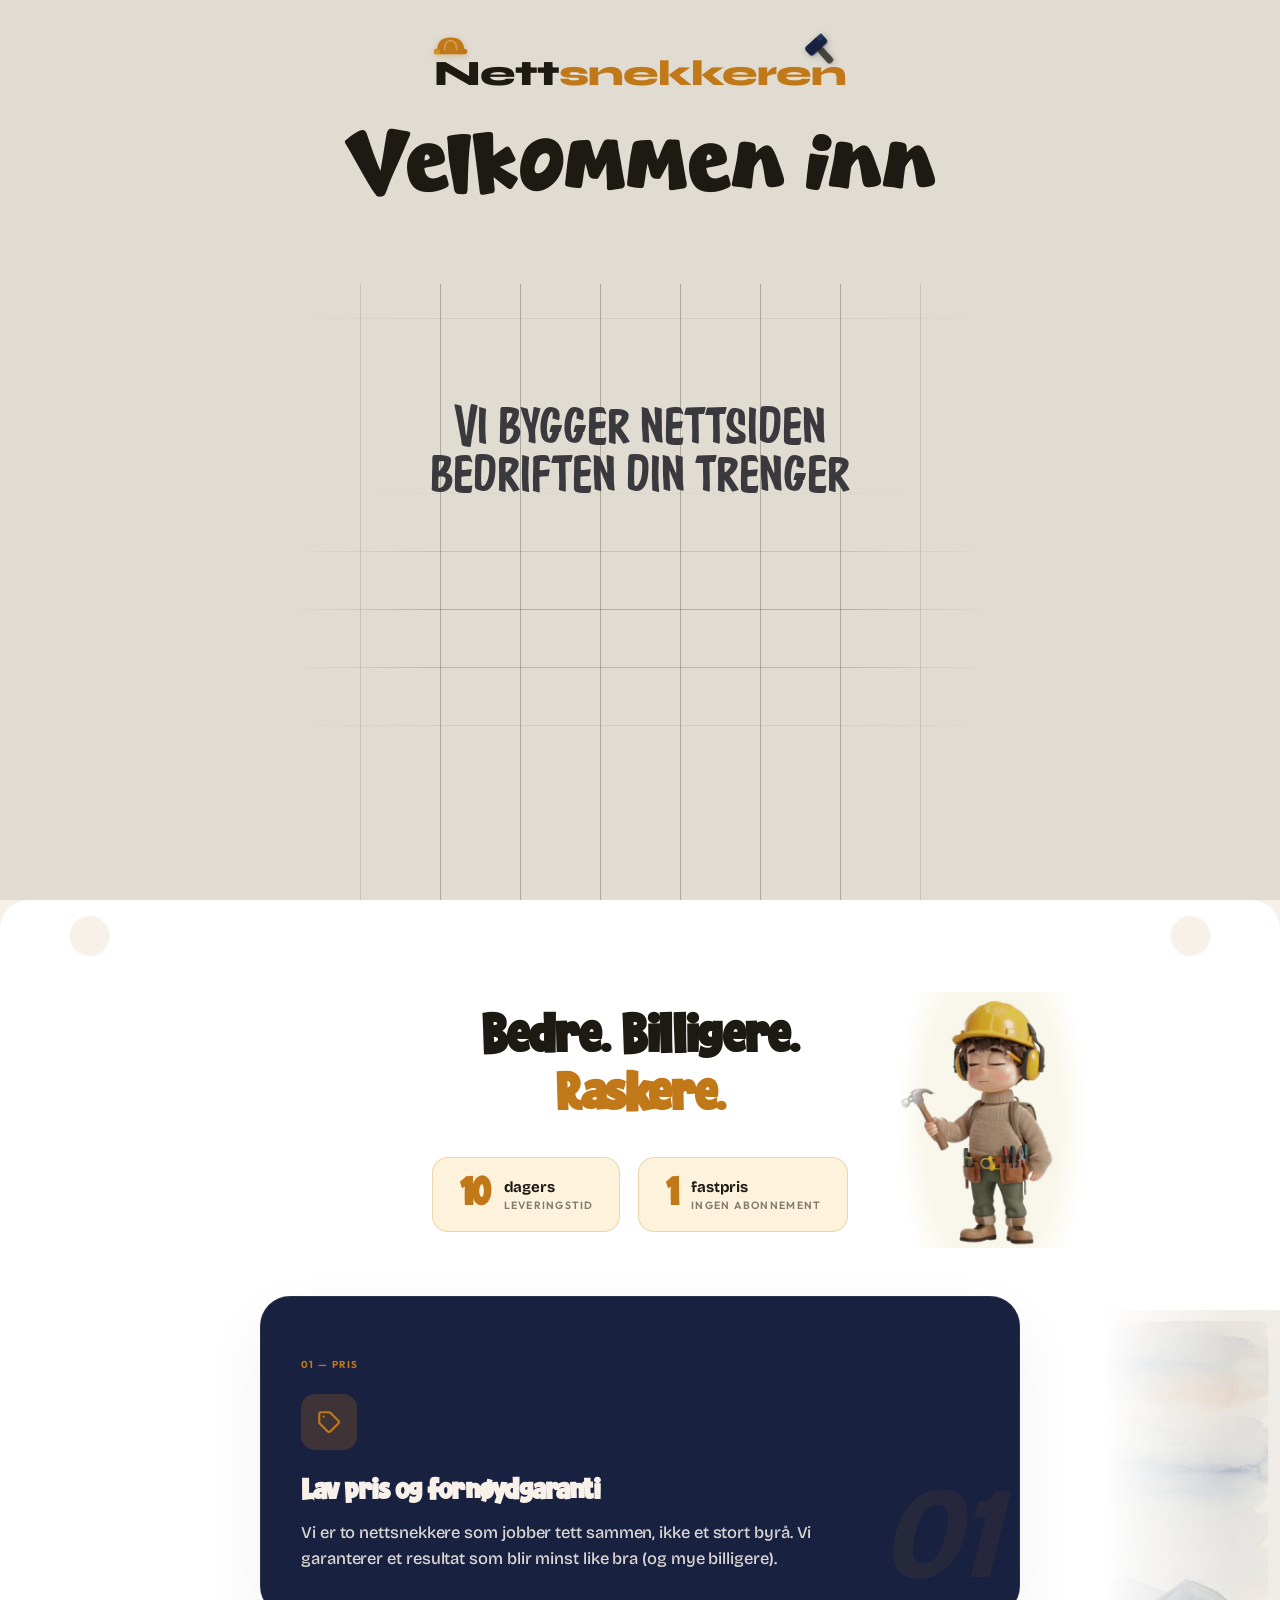
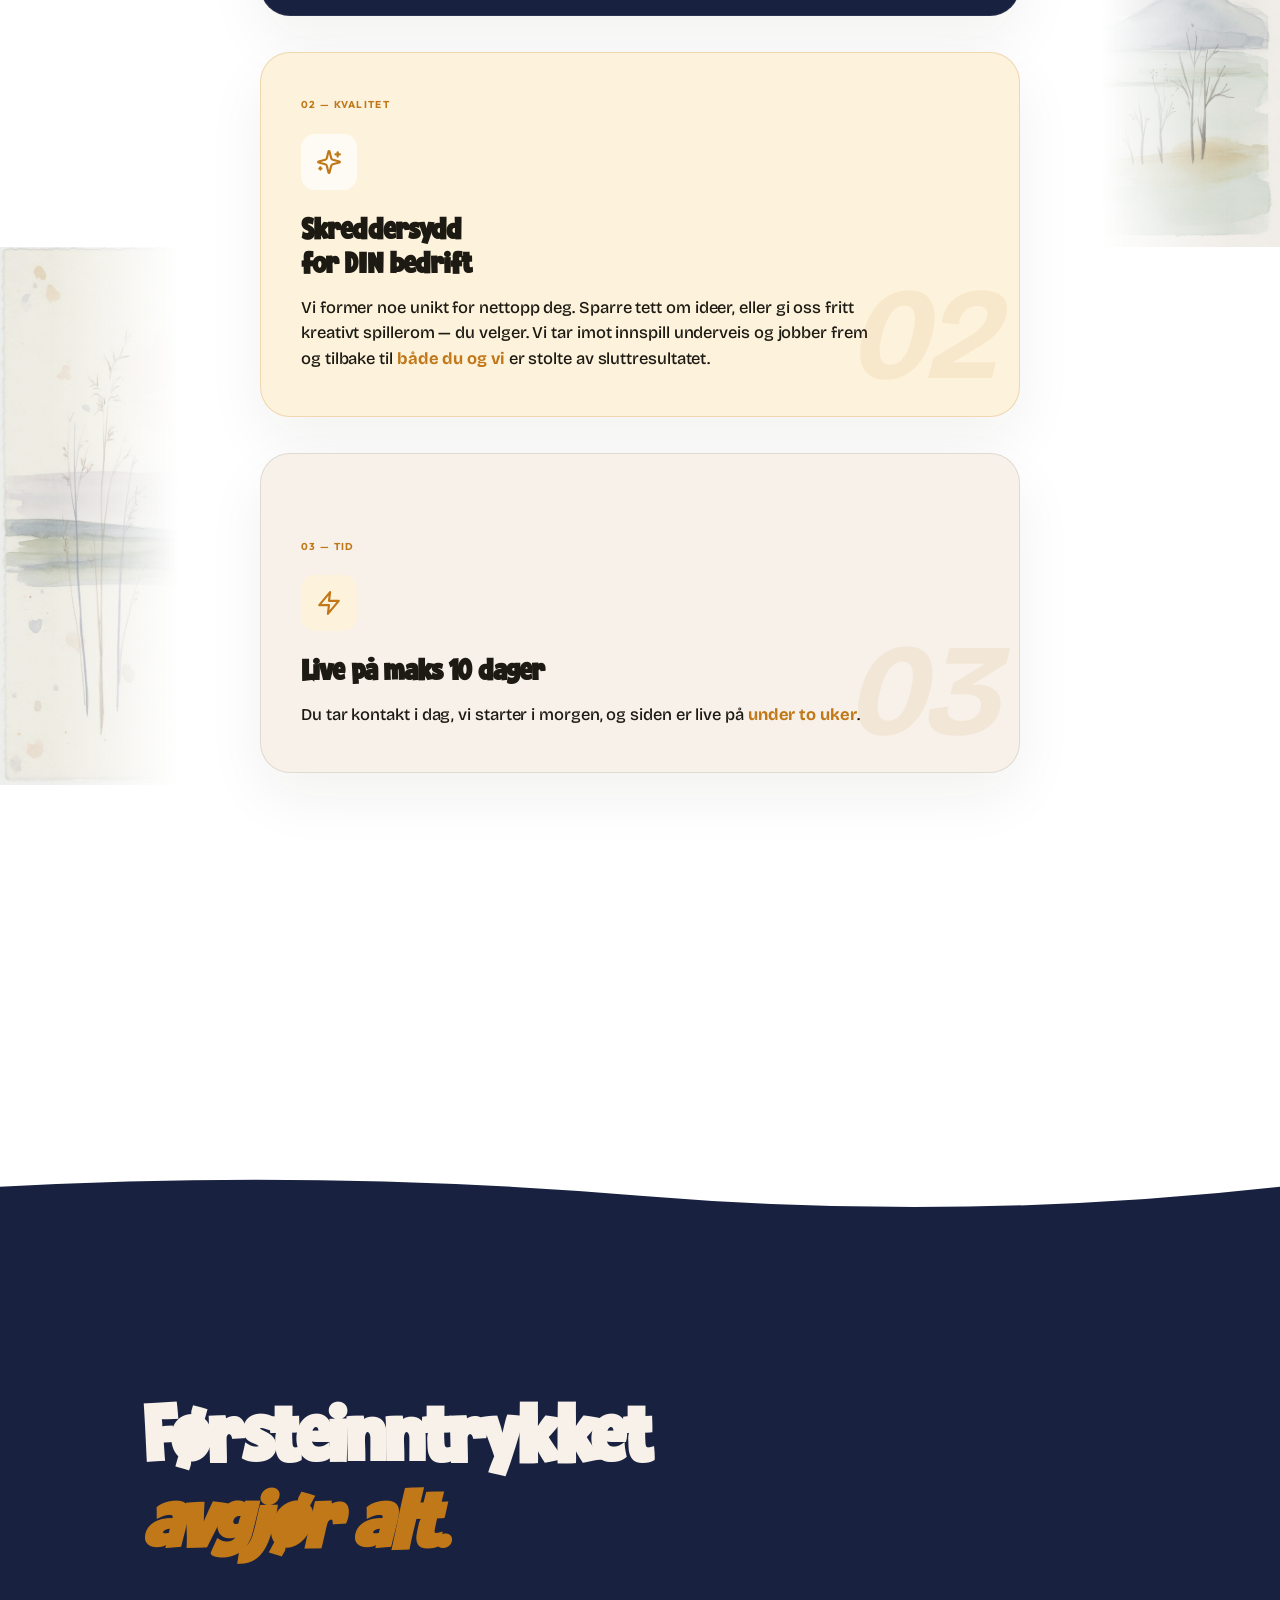
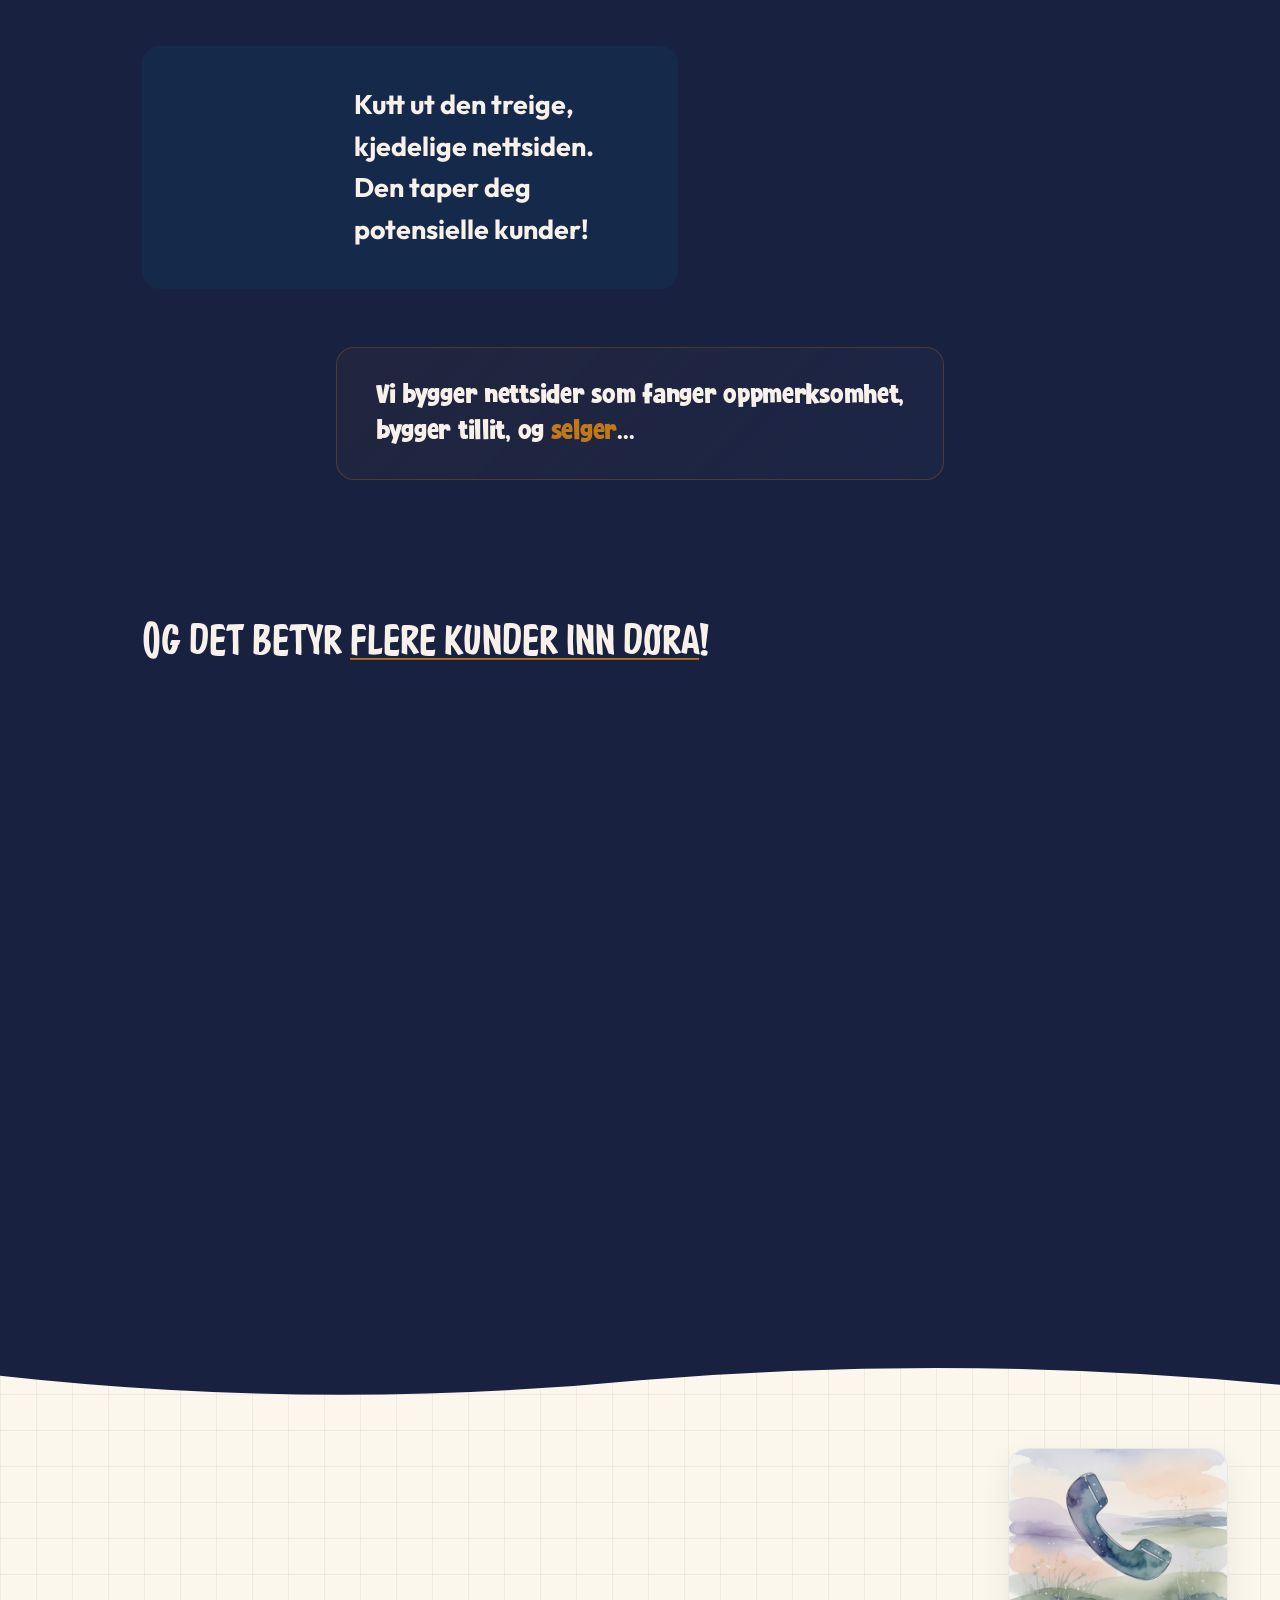
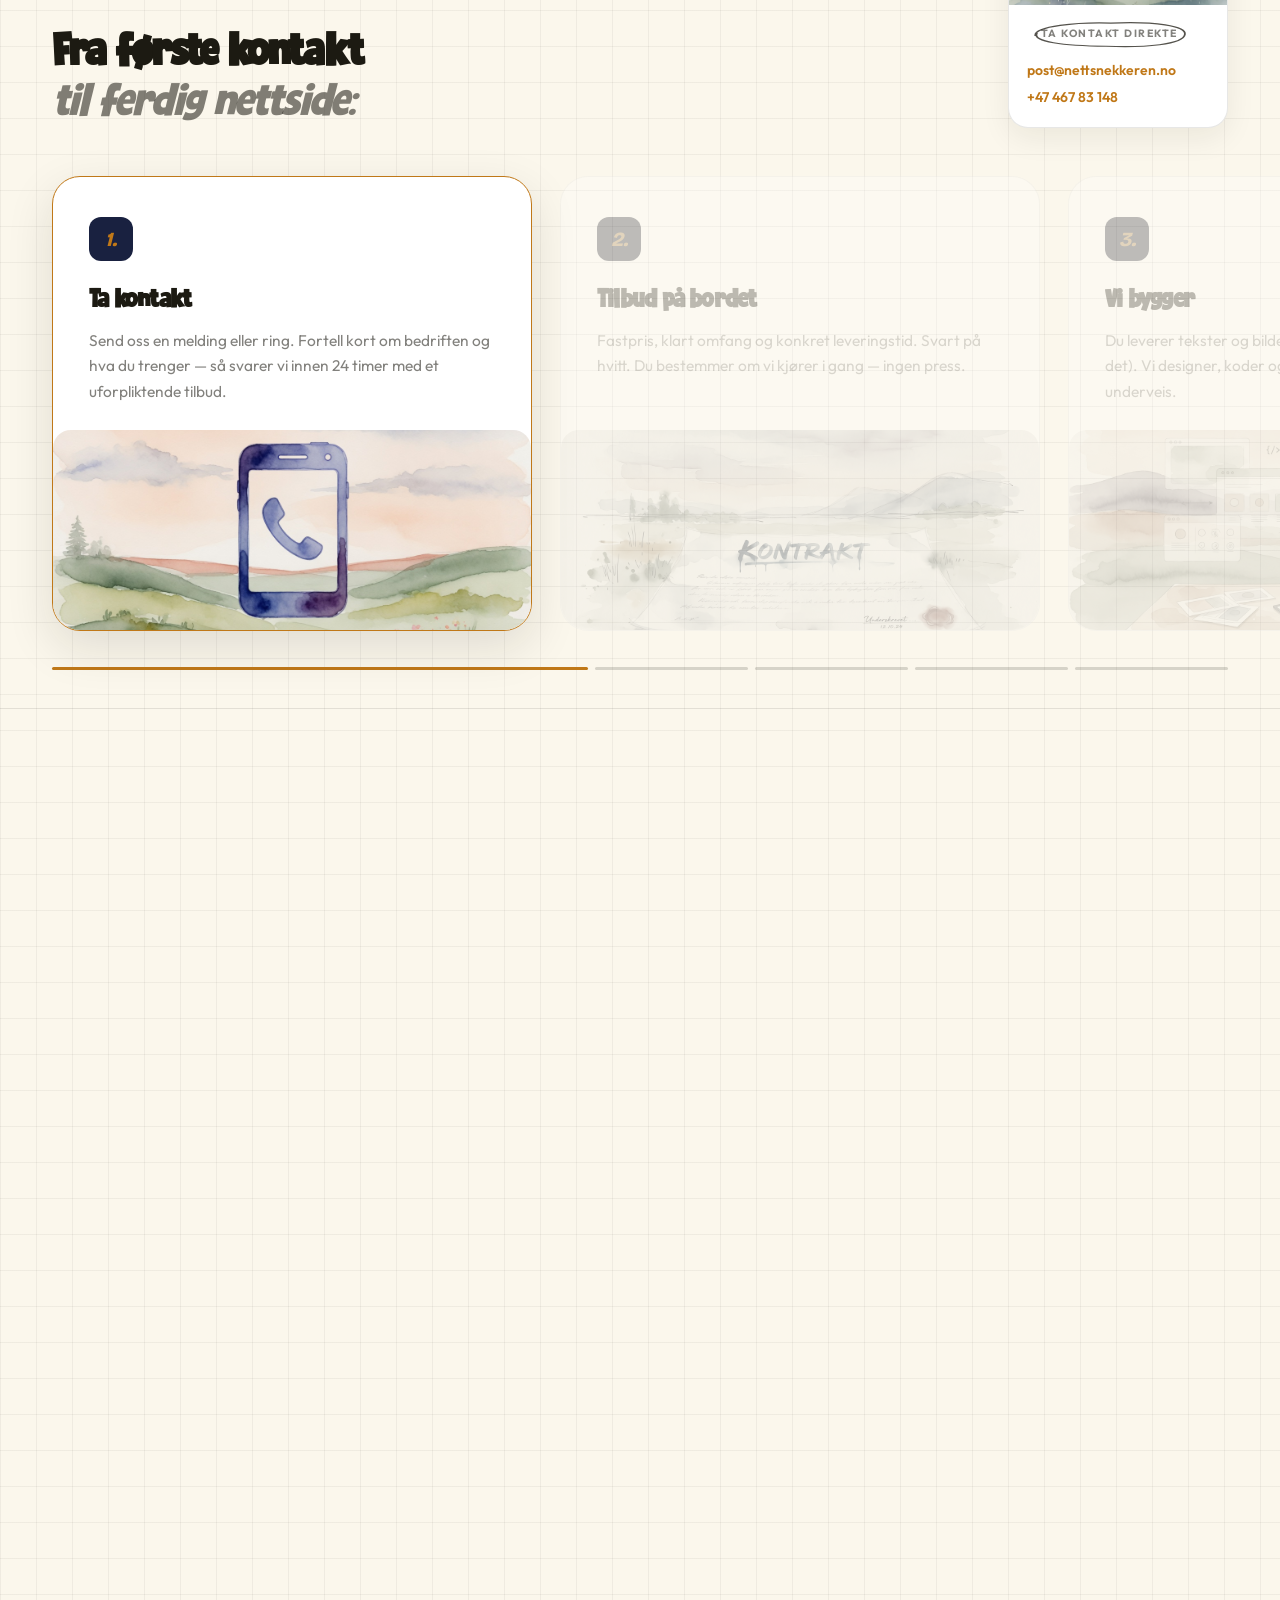
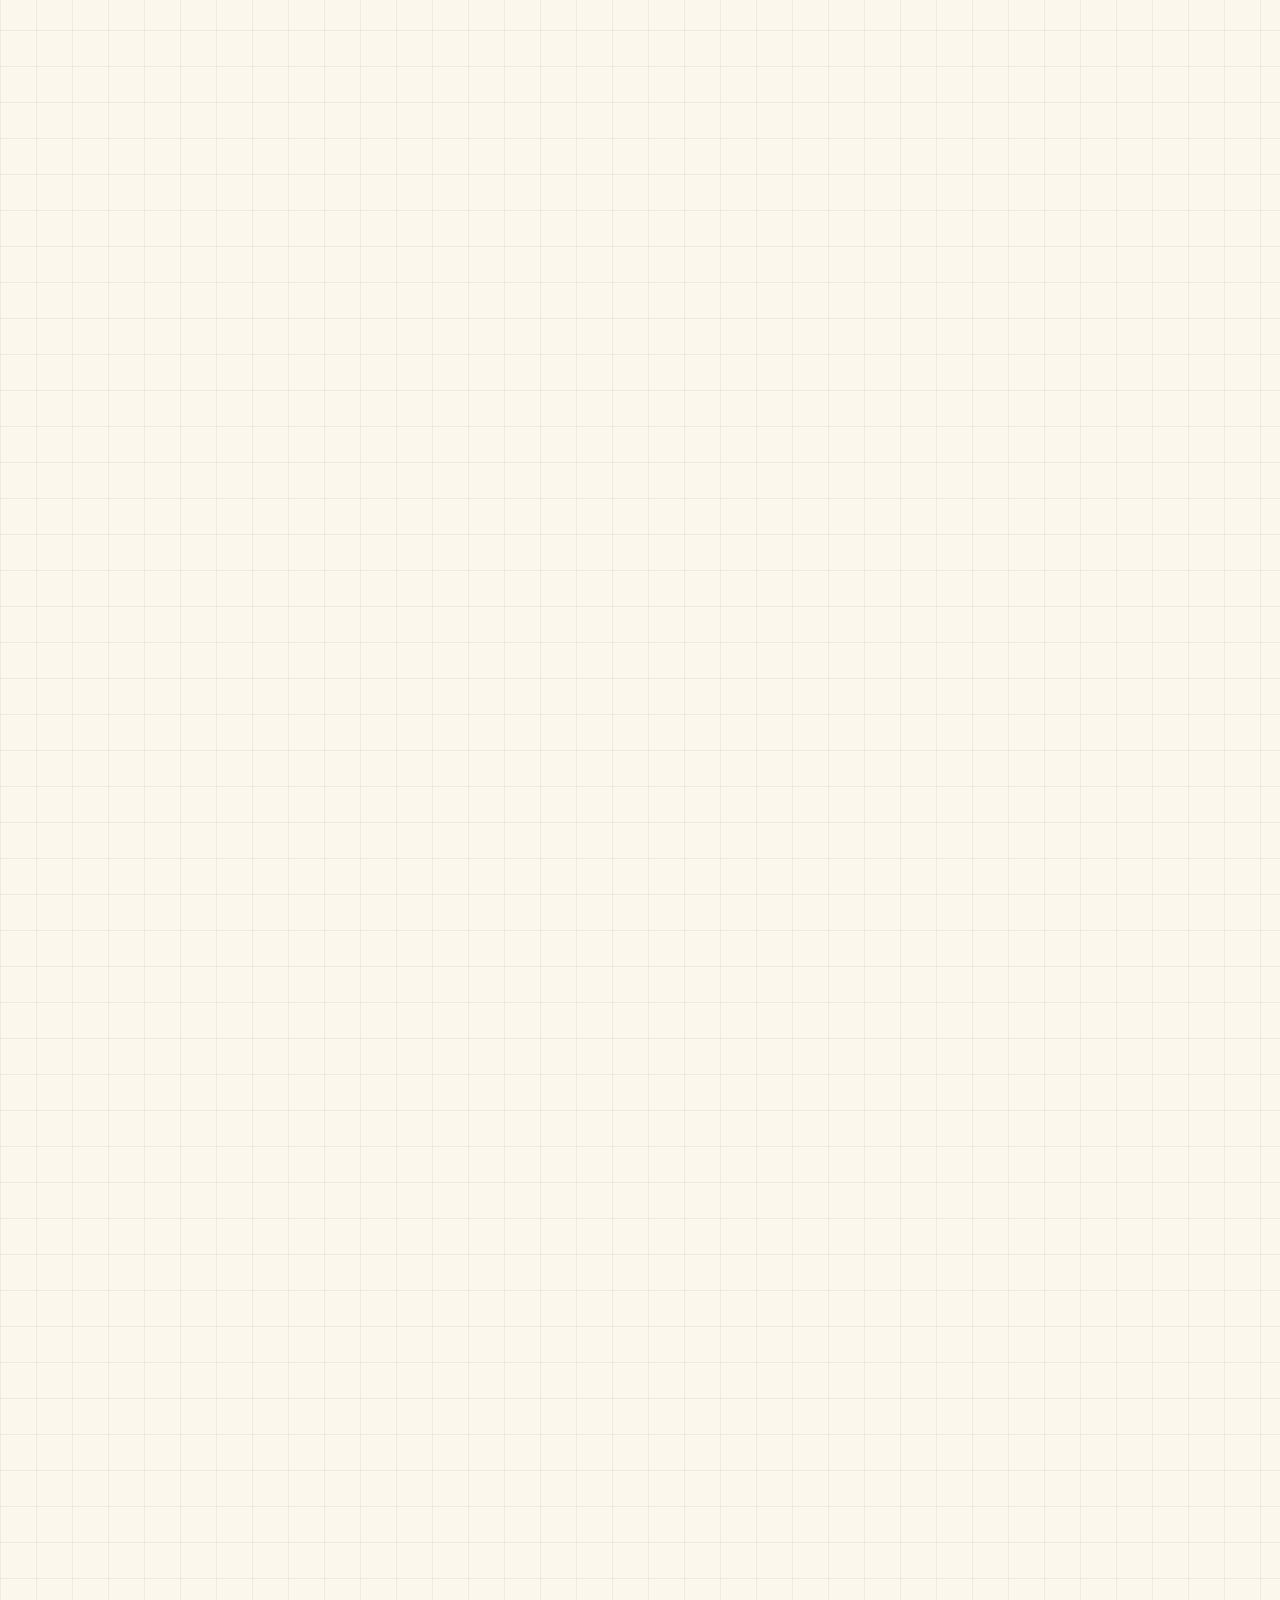
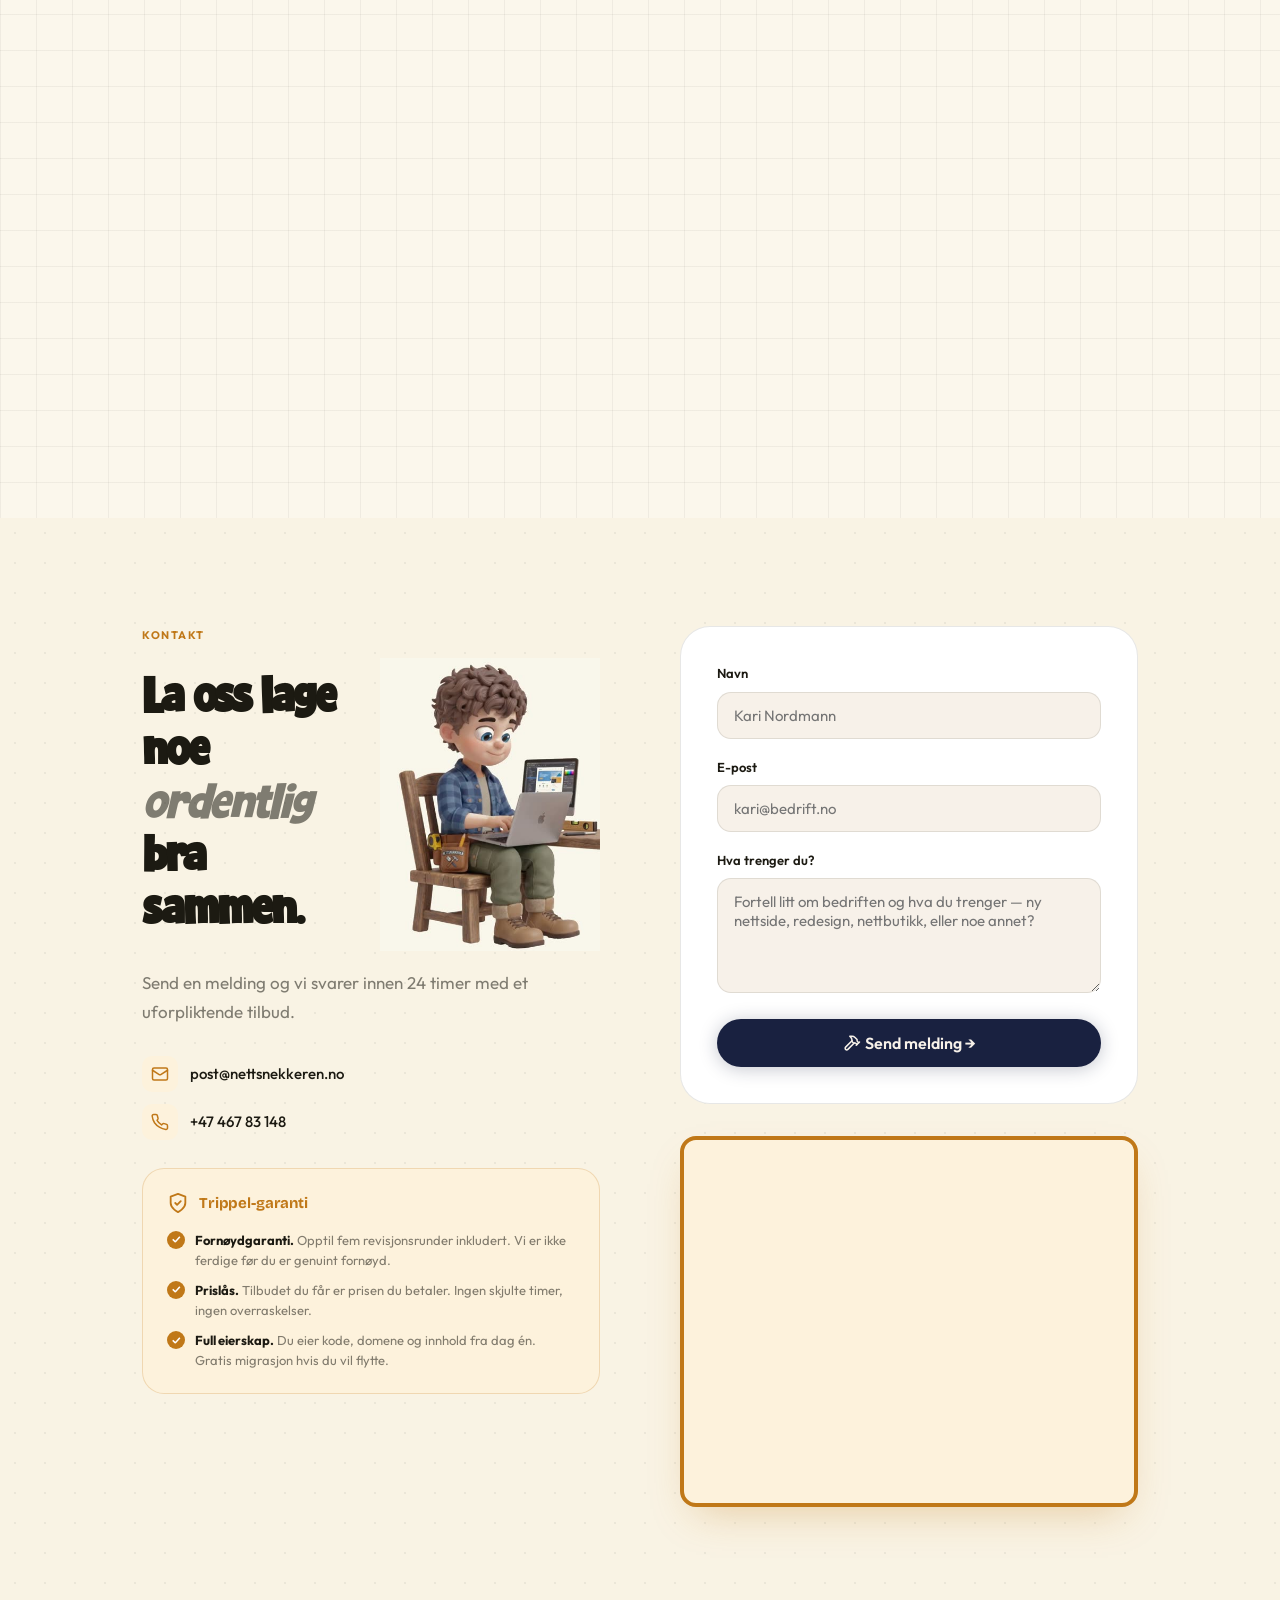
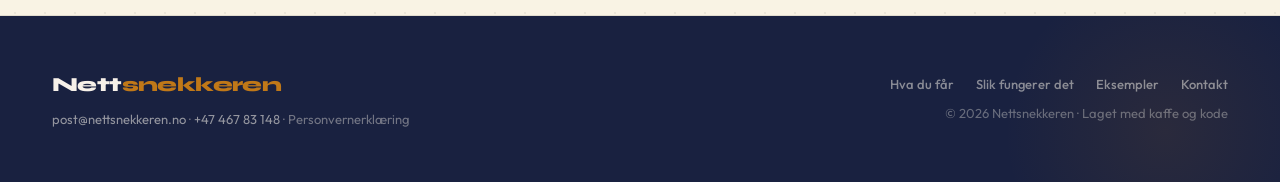
<file: index.html>
<!DOCTYPE html>
<html lang="no">
<head>
  <meta charset="UTF-8" />
  <meta name="viewport" content="width=device-width, initial-scale=1.0" />
  <title>Nettsnekkeren — Håndlagde nettsider for norske bedrifter</title>
  <meta name="description" content="Vi snekrer nettsider norske bedrifter er genuint stolte av. Skreddersydd, lynrask, levert på 7–10 dager. Fornøydgaranti — vi er ikke ferdige før du er." />
  <meta name="theme-color" content="#192140" />

  <!-- Open Graph / Social -->
  <meta property="og:title" content="Nettsnekkeren — Håndlagde nettsider for norske bedrifter" />
  <meta property="og:description" content="Skreddersydde, lynraske nettsider — levert på 7–10 dager. Fornøydgaranti: vi er ikke ferdige før du er." />
  <meta property="og:type" content="website" />
  <meta property="og:url" content="https://nettsnekkeren.no/" />
  <meta property="og:locale" content="nb_NO" />
  <meta property="og:site_name" content="Nettsnekkeren" />
  <meta name="twitter:card" content="summary_large_image" />
  <meta name="twitter:title" content="Nettsnekkeren — Håndlagde nettsider for norske bedrifter" />
  <meta name="twitter:description" content="Skreddersydde, lynraske nettsider — levert på 7–10 dager." />
  <link rel="canonical" href="https://nettsnekkeren.no/" />

  <!-- Schema.org LocalBusiness -->
  <script type="application/ld+json">
  {
    "@context": "https://schema.org",
    "@type": "ProfessionalService",
    "@id": "https://nettsnekkeren.no/#business",
    "name": "Nettsnekkeren",
    "description": "Solo-webdesigner som bygger håndlagde, skreddersydde nettsider for norske bedrifter, klinikker og håndverkere.",
    "url": "https://nettsnekkeren.no/",
    "email": "post@nettsnekkeren.no",
    "telephone": "+4746783148",
    "priceRange": "5990-45000 NOK",
    "areaServed": {
      "@type": "Country",
      "name": "Norge"
    },
    "currenciesAccepted": "NOK",
    "paymentAccepted": "Faktura",
    "offers": {
      "@type": "Offer",
      "description": "Skreddersydd nettside fra 5 990 kr med fornøydgaranti — opptil fem revisjonsrunder inkludert",
      "priceCurrency": "NOK",
      "price": "5990"
    }
  }
  </script>

  <!-- Favicon -->
  <link rel="icon" href="data:image/svg+xml,<svg xmlns='http://www.w3.org/2000/svg' viewBox='0 0 36 36'><rect width='36' height='36' rx='8' fill='%23192140'/><path d='M9 27L9 9' stroke='%23FAF6EC' stroke-width='3' stroke-linecap='round'/><path d='M9 11C9 11,15 19,18 19C21 19,27 19,27 25' stroke='%23C07818' stroke-width='2.5' stroke-linecap='round' fill='none'/><path d='M27 9L27 27' stroke='%23FAF6EC' stroke-width='3' stroke-linecap='round'/><circle cx='27' cy='9' r='2.5' fill='%23C07818'/></svg>" />

  <!-- Fonts: Bricolage Grotesque (display) + Caveat (handwritten accents) + Outfit (body) + Syne (logo only) -->
  <link rel="preconnect" href="https://fonts.googleapis.com" />
  <link rel="preconnect" href="https://fonts.gstatic.com" crossorigin />
  <link href="https://fonts.googleapis.com/css2?family=Bricolage+Grotesque:opsz,wght@12..96,400;12..96,600;12..96,700;12..96,800&family=Caveat:wght@400;600;700&family=Outfit:wght@300;400;500;600;700&family=Syne:wght@700;800&display=swap" rel="stylesheet" />

  <style>
  /* ─────────────────────────────────────
     RESET & ROOT
  ───────────────────────────────────── */
  *, *::before, *::after { box-sizing: border-box; margin: 0; padding: 0; }

  :root {
    --cream:       #F7F1E9;
    --cream-mid:   #EFE3CA;
    --cream-dark:  #E4D4B0;
    --honey:       #C07818;
    --honey-mid:   #D4901E;
    --honey-light: #FDF2DC;
    --honey-glow:  rgba(192,120,24,0.16);
    --dark:        #192140;
    --dark-mid:    #243356;
    --dark-light:  #314475;
    --ink:         #1C1A12;
    --ink-55:      rgba(28,26,18,0.55);
    --ink-30:      rgba(28,26,18,0.30);
    --ink-10:      rgba(28,26,18,0.08);
    --green:       #2A9452;
    --green-bg:    #EBF5EF;
    --border:      rgba(28,26,18,0.10);
    --border-mid:  rgba(28,26,18,0.16);
    --r:           14px;
    --r-lg:        22px;
    --r-xl:        30px;
    --ease-snap:   cubic-bezier(.34, 1.56, .64, 1);
  }

  html { scroll-behavior: smooth; scroll-padding-top: 80px; }

  /* ── Skip link (a11y) ─────────────── */
  .skip-link {
    position: absolute; left: -9999px; top: 0;
    background: var(--dark); color: var(--cream);
    padding: 12px 20px; border-radius: 0 0 10px 0;
    font-weight: 600; font-size: 14px; z-index: 10000;
    text-decoration: none;
  }
  .skip-link:focus { left: 0; }

  /* ── Reduced motion ───────────────── */
  @media (prefers-reduced-motion: reduce) {
    *, *::before, *::after {
      animation-duration: 0.001ms !important;
      animation-iteration-count: 1 !important;
      transition-duration: 0.001ms !important;
      scroll-behavior: auto !important;
    }
    .process-outer { height: auto !important; }
    .process-sticky { position: relative !important; height: auto !important; }
    .process-track { transform: none !important; flex-wrap: wrap; }
  }

  /* ─────────────────────────────────────
     INTRO SPLASH
  ───────────────────────────────────── */
  #intro-splash {
    position: fixed; inset: 0; z-index: 9999;
    background: var(--cream);
    display: flex; flex-direction: column;
    align-items: center; justify-content: center; gap: 20px;
    pointer-events: none;
  }
  #intro-splash.hiding {
    animation: splash-out 0.5s cubic-bezier(.22,1,.36,1) forwards;
  }
  @keyframes splash-out {
    to { opacity: 0; }
  }
  .splash-logo-wrap {
    display: flex; align-items: center; gap: 16px;
    animation: splash-logo-in 0.7s cubic-bezier(.22,1,.36,1) both;
  }
  @keyframes splash-logo-in {
    from { opacity: 0; transform: translateY(16px); }
    to   { opacity: 1; transform: translateY(0); }
  }
  .splash-helmet {
    width: 52px; height: auto;
  }
  .splash-wordmark {
    font-family: 'Syne', sans-serif;
    font-size: 42px; font-weight: 800;
    color: var(--ink); letter-spacing: -.04em; line-height: 1;
  }
  .splash-wordmark .hl { color: var(--honey); }

  body {
    background: var(--cream);
    color: var(--ink);
    font-family: 'Outfit', system-ui, sans-serif;
    font-size: 16px;
    line-height: 1.65;
    -webkit-font-smoothing: antialiased;
    overflow-x: hidden;
  }

  /* ─────────────────────────────────────
     NAVIGATION
  ───────────────────────────────────── */
  nav {
    position: fixed; top: 0; left: 0; right: 0; z-index: 100;
    height: 70px; display: flex; align-items: center; justify-content: space-between;
    padding: 0 52px;
    transition: background .4s, border-color .4s, backdrop-filter .4s;
    border-bottom: 1px solid transparent;
  }
  nav.scrolled {
    background: rgba(250,246,236,.985);   /* near-solid so the wheel never bleeds through */
    backdrop-filter: blur(22px) saturate(1.5);
    border-color: var(--border);
  }
  nav.nav-hidden-welcome {
    opacity: 0;
    pointer-events: none;
    transform: translateY(-12px);
    transition: opacity .35s ease, transform .35s ease;
  }
  .nav-logo { display: flex; align-items: center; gap: 11px; text-decoration: none; }

  /* ── Logo with animated helmet + hammer ── */
  .logo-anim-wrap { position: relative; display: inline-block; padding-top: 10px; }
  .nav-wordmark {
    font-family: 'Syne', sans-serif;
    font-size: 19px; font-weight: 800;
    color: var(--ink); letter-spacing: -.03em; line-height: 1;
    display: block;
  }
  .nav-wordmark .hl { color: var(--honey); }

  /* Helmet — sits on the top-left tip of the N */
  .logo-helmet {
    position: absolute; top: -2px; left: 0;
    width: 19px; height: 12px;
    animation: helmet-react 5s ease-in-out infinite 1.3s;
    transform-origin: 50% 100%;
    filter: drop-shadow(0 2px 3px rgba(192,120,24,.35));
  }
  /* Hammer — strikes the last n */
  .logo-hammer {
    position: absolute; top: -4px; right: 1px;
    width: 12px; height: 16px;
    transform-origin: 50% 100%;
    animation: hammer-swing 5s ease-in-out infinite;
    filter: drop-shadow(0 2px 3px rgba(25,33,64,.3));
  }
  @keyframes hammer-swing {
    0%, 28%  { transform: rotate(-42deg); }
    40%  { transform: rotate(16deg); }
    43%  { transform: rotate(4deg); }
    46%  { transform: rotate(13deg); }
    54%  { transform: rotate(-42deg); }
    100% { transform: rotate(-42deg); }
  }
  @keyframes helmet-react {
    0%, 34%  { transform: translateY(0) rotate(0deg); }
    41%  { transform: translateY(-3px) rotate(-9deg); }
    46%  { transform: translateY(1px)  rotate(5deg); }
    51%  { transform: translateY(-1px) rotate(-2deg); }
    57%  { transform: translateY(0)    rotate(0deg); }
    100% { transform: translateY(0)    rotate(0deg); }
  }
  .nav-links { display: flex; gap: 2px; }
  .nav-links a {
    font-size: 14px; font-weight: 500; color: var(--ink-55);
    text-decoration: none; padding: 7px 16px; border-radius: 10px;
    transition: color .18s, background .18s;
  }
  .nav-links a:hover { color: var(--ink); }
  .nav-cta {
    font-size: 14px; font-weight: 600;
    background: var(--dark); color: var(--cream);
    border-radius: 100px; padding: 10px 24px;
    text-decoration: none; cursor: pointer;
    box-shadow: 0 2px 18px rgba(25,33,64,.28);
    transition: background .2s, transform .15s, box-shadow .2s;
  }
  .nav-cta:hover { background: var(--dark-mid); transform: translateY(-1px); box-shadow: 0 6px 28px rgba(25,33,64,.38); }

  /* ─────────────────────────────────────
     PAGE & LAYOUT
  ───────────────────────────────────── */
  .page { padding-top: 0; }
  .container    { max-width: 1100px; margin: 0 auto; padding: 0 52px; }
  .container-sm { max-width: 720px;  margin: 0 auto; padding: 0 52px; }

  /* ─────────────────────────────────────
     TYPOGRAPHY UTILITIES
  ───────────────────────────────────── */
  .label {
    font-size: 11px; font-weight: 700; letter-spacing: .14em;
    text-transform: uppercase; color: var(--honey); display: block; margin-bottom: 14px;
  }
  .display {
    font-family: 'Bricolage Grotesque', sans-serif;
    font-weight: 800; line-height: 1.02; letter-spacing: -.04em;
  }
  /* em inside headings = honey accent, no italic */
  h1 em, h2 em, h3 em, .display em {
    font-style: normal; color: var(--honey); font-weight: inherit;
  }

  /* ─────────────────────────────────────
     BADGE
  ───────────────────────────────────── */
  .badge {
    display: inline-flex; align-items: center; gap: 8px;
    background: var(--honey-light); color: var(--honey);
    font-size: 12px; font-weight: 600;
    padding: 5px 14px; border-radius: 100px;
    border: 1px solid rgba(192,120,24,.25);
  }
  .badge-dot {
    width: 6px; height: 6px; border-radius: 50%;
    background: var(--green);
    box-shadow: 0 0 8px rgba(42,148,82,.7);
    animation: pulse 2.5s ease-in-out infinite;
  }
  @keyframes pulse { 0%,100%{opacity:1;transform:scale(1)} 50%{opacity:.35;transform:scale(.8)} }

  /* ─────────────────────────────────────
     BUTTONS
  ───────────────────────────────────── */
  .btn {
    display: inline-flex; align-items: center; gap: 8px;
    font-family: 'Outfit', sans-serif; font-size: 15px; font-weight: 600;
    padding: 13px 28px; border-radius: 100px;
    text-decoration: none; cursor: pointer; border: none;
    transition: transform .22s cubic-bezier(.22,1,.36,1), box-shadow .2s, background .18s, color .18s, border-color .18s;
  }
  .btn-dark  { background: var(--dark); color: var(--cream); box-shadow: 0 2px 18px rgba(25,33,64,.25); }
  .btn-dark:hover { background: var(--dark-mid); transform: translateY(-2px); box-shadow: 0 8px 30px rgba(25,33,64,.34), 0 0 0 3px rgba(192,120,24,.15); }
  .btn-honey { background: var(--honey); color: #fff; box-shadow: 0 2px 18px rgba(192,120,24,.35); }
  .btn-honey:hover { background: var(--honey-mid); transform: translateY(-2px); box-shadow: 0 8px 30px rgba(192,120,24,.45), 0 0 0 3px rgba(192,120,24,.15); }
  .btn-outline { background: transparent; color: var(--ink); border: 1.5px solid var(--border-mid); }
  .btn-outline:hover { border-color: var(--honey); color: var(--honey); background: var(--honey-light); transform: translateY(-2px); }
  .btn-outline-light { background: transparent; color: rgba(250,246,236,.75); border: 1.5px solid rgba(250,246,236,.2); }
  .btn-outline-light:hover { background: rgba(250,246,236,.08); color: var(--cream); border-color: rgba(250,246,236,.4); transform: translateY(-2px); }

  /* ─────────────────────────────────────
     SCROLL REVEAL
  ───────────────────────────────────── */
  .r {
    opacity: 0; transform: translateY(26px);
    transition: opacity .75s cubic-bezier(.22,1,.36,1), transform .75s cubic-bezier(.22,1,.36,1);
  }
  .r.in { opacity: 1; transform: translateY(0); }
  .r.d1, .r-scale.d1, .r-left.d1, .r-right.d1, .r-blur.d1 { transition-delay: .09s; }
  .r.d2, .r-scale.d2, .r-left.d2, .r-right.d2, .r-blur.d2 { transition-delay: .17s; }
  .r.d3, .r-scale.d3, .r-left.d3, .r-right.d3, .r-blur.d3 { transition-delay: .25s; }
  .r.d4, .r-scale.d4, .r-left.d4, .r-right.d4, .r-blur.d4 { transition-delay: .33s; }

  /* ─────────────────────────────────────
     HERO (intro — slides up over welcome)
  ───────────────────────────────────── */
  .hero {
    min-height: 100svh;
    display: flex; flex-direction: column; justify-content: center;
    padding: 100px 0 80px;
    position: relative; overflow: hidden;
    z-index: 2;
    background-color: var(--cream);
    box-shadow: 0 -40px 70px -20px rgba(28,26,18,.18);
    border-radius: 28px 28px 0 0;
  }

  .hero-inner {
    position: relative; z-index: 1;
    display: grid;
    grid-template-columns: minmax(0, 1.05fr) minmax(0, .95fr);
    gap: clamp(32px, 5vw, 80px);
    align-items: center;
  }
  .hero-copy { display: flex; flex-direction: column; align-items: flex-start; min-width: 0; }

  .hero-h1 {
    font-family: 'Super Wonder', sans-serif;
    font-size: clamp(44px, 5.2vw, 76px);
    font-weight: 800; line-height: 1.05;
    letter-spacing: -.03em; color: var(--ink);
    margin-bottom: 32px;
    animation: hero-fade-in 0.9s cubic-bezier(.22,1,.36,1) 0.15s both;
  }
  @keyframes hero-fade-in {
    from { opacity: 0; transform: translateY(28px); }
    to   { opacity: 1; transform: translateY(0); }
  }
  .hero-h1 .italic-honey { color: var(--honey); font-weight: 800; font-style: italic; }
  @media (max-width: 700px) { .hero-h1 { font-size: clamp(34px, 8vw, 52px); } }

  .hero-sub {
    font-size: 18px; font-weight: 400; color: var(--ink-55);
    line-height: 1.6; max-width: 480px;
    margin-bottom: 32px;
  }

  .hero-actions {
    display: flex; align-items: center; gap: 22px; flex-wrap: wrap;
    margin-bottom: 18px;
  }
  .hero-link {
    color: var(--ink-55); font-size: 15px; font-weight: 500;
    text-decoration: none; letter-spacing: .005em;
    border-bottom: 1px solid transparent;
    padding-bottom: 2px;
    transition: color .2s ease, border-color .2s ease, transform .2s ease;
  }
  .hero-link:hover {
    color: var(--honey); border-bottom-color: var(--honey);
    transform: translateY(-1px);
  }
  .hero-note { font-size: 13px; color: var(--ink-30); }
  .hero-note strong { color: var(--honey); font-weight: 600; }

  /* ── Hero stack (vertical, badge → headline+hammer → CTAs → trust) ── */
  .hero-stack {
    position: relative; z-index: 1;
    max-width: 940px; margin: 0 auto;
    display: flex; flex-direction: column;
    align-items: flex-start;
    gap: 28px;
  }
  .hero-stack .hero-h1 { margin-bottom: 0; }
  .hero-headline-row {
    display: flex; align-items: center;
    gap: clamp(12px, 2vw, 32px);
    width: 100%;
  }
  .hero-media {
    position: relative;
    display: flex; align-items: center; justify-content: flex-start;
    min-width: 0; flex-shrink: 0;
    margin-left: 0;
  }
  .hero-video {
    display: block;
    width: 220px; max-width: 220px;
    aspect-ratio: 3 / 4;
    object-fit: cover;
  }

  /* ── Pop-in reveal (snekker-figur banker inn) ── */
  .r-pop {
    opacity: 0;
    transform: scale(0.35);
    transform-origin: center bottom;
    transition: opacity .55s cubic-bezier(.34, 1.56, .64, 1),
                transform .85s cubic-bezier(.34, 1.56, .64, 1);
  }
  .r-pop.in { opacity: 1; transform: scale(1); }
  @media (prefers-reduced-motion: reduce) {
    .r-pop { opacity: 1; transform: none; transition: none; }
  }

  /* ─────────────────────────────────────
     CUSTOM FONTS
  ───────────────────────────────────── */
  @font-face {
    font-family: 'Grow Year';
    src: url('fonts/grow-year.ttf') format('truetype');
    font-weight: normal;
    font-style: normal;
    font-display: swap;
  }
  @font-face {
    font-family: 'Super Wonder';
    src: url('fonts/super-wonder.ttf') format('truetype');
    font-weight: normal;
    font-style: normal;
    font-display: swap;
  }
  @font-face {
    font-family: 'Miracode';
    src: url('fonts/miracode.ttf') format('truetype');
    font-weight: normal;
    font-style: normal;
    font-display: swap;
  }
  @font-face {
    font-family: 'Marous';
    src: url('fonts/Marous.woff2') format('woff2'),
         url('fonts/Marous.ttf') format('truetype');
    font-weight: normal;
    font-style: normal;
    font-display: swap;
  }
  /* ─────────────────────────────────────
     WELCOME (gradient bg matching avatar bgs, sticky)
  ───────────────────────────────────── */
  .welcome {
    position: sticky; top: 0; z-index: 1;
    height: 100svh;
    width: 100%;
    /* Solid bg same as avatar-2 (darker of the two). With mix-blend-mode: darken
       on the avatars, lighter pixels in both videos collapse to this color. */
    background: #e0dcd2;
    overflow: hidden;
    perspective: 720px;
  }
  /* Rectangular mask: fades out before the avatars (sides) and below the logo (top) */
  .welcome-grid-mask {
    position: absolute;
    inset: 0;
    overflow: hidden;
    pointer-events: none;
    -webkit-mask-image:
      linear-gradient(90deg, transparent 0%, transparent 23%, #000 34%, #000 66%, transparent 77%, transparent 100%),
      linear-gradient(180deg, transparent 0%, rgba(0,0,0,.25) 4%, #000 16%, #000 100%);
            mask-image:
      linear-gradient(90deg, transparent 0%, transparent 23%, #000 34%, #000 66%, transparent 77%, transparent 100%),
      linear-gradient(180deg, transparent 0%, rgba(0,0,0,.25) 4%, #000 16%, #000 100%);
    -webkit-mask-composite: source-in;
            mask-composite: intersect;
  }
  /* 3D floor-grid inside the mask — perspective-tilted, all the way down */
  .welcome-grid {
    position: absolute;
    left: -50%; right: -50%;
    bottom: 0;
    width: 200%;
    height: 200vh;
    transform: rotateX(70deg);
    transform-origin: 50% 100%;
    background-image:
      linear-gradient(rgba(30, 22, 8, .26) 1.4px, transparent 1.4px),
      linear-gradient(90deg, rgba(30, 22, 8, .26) 1.4px, transparent 1.4px);
    background-size: 80px 170px;
    background-position: center bottom;
  }
  .welcome-stage {
    position: absolute; inset: 0;
    display: flex;
    flex-direction: column;
    align-items: center;
    padding: 4vh 5vw 0;
  }
  .welcome-logo {
    flex: 0 0 auto;
    display: flex;
    justify-content: center;
    align-items: center;
  }
  .welcome-logo-anim {
    position: relative;
    display: inline-block;
    padding-top: clamp(10px, 1.6vw, 22px);
  }
  .welcome-logo-wordmark {
    font-family: 'Syne', sans-serif;
    font-size: clamp(22px, 2.8vw, 40px);
    font-weight: 800;
    color: var(--ink);
    letter-spacing: -.03em;
    line-height: 1;
    display: block;
  }
  .welcome-logo-wordmark .hl { color: var(--honey); }
  .welcome-logo-helmet {
    position: absolute; top: 0; left: 0;
    width: clamp(20px, 2.6vw, 36px); height: auto;
    filter: drop-shadow(0 2px 3px rgba(192,120,24,.35));
  }
  .welcome-logo-hammer {
    position: absolute; top: -3px; right: 1px;
    width: clamp(13px, 1.8vw, 24px); height: auto;
    transform-origin: 50% 100%;
    transform: rotate(-42deg);
    filter: drop-shadow(0 2px 3px rgba(25,33,64,.3));
  }
  .welcome-text {
    flex: 0 0 auto;
    margin-top: clamp(20px, 3.5vh, 50px);
    max-width: min(900px, 80vw);
    text-align: center;
    color: var(--ink);
  }
  .welcome-line-1 {
    font-family: 'Grow Year', 'Caveat', cursive;
    font-size: clamp(36px, 6.2vw, 96px);
    font-weight: 400;
    line-height: 1;
    margin: 0 0 .25em;
    letter-spacing: 0;
    color: var(--ink);
    animation: welcome-pulse 10.4s ease-in-out infinite;
    transform-origin: center center;
  }
  .welcome-mid {
    position: absolute;
    left: 50%; top: 50%;
    transform: translate(-50%, -50%);
    text-align: center;
    z-index: 5;
    max-width: min(92vw, 980px);
  }
  .welcome-mid-line {
    font-family: 'Marous', 'Bricolage Grotesque', sans-serif;
    font-size: clamp(20px, 3vw, 44px);
    font-weight: 400;
    line-height: 1.25;
    margin: 0;
    color: var(--ink-70, #3a3a3e);
    /* Marker-reveal: clip from left to right; both lines share the same px/sec speed */
    clip-path: inset(0 100% 0 0);
    will-change: clip-path;
  }
  .welcome-mid-line-a {
    animation: welcome-tusj 1.1s linear .6s forwards;
  }
  .welcome-mid-line-b {
    animation: welcome-tusj 1.1s linear 1.7s forwards;
  }
  @keyframes welcome-tusj {
    0%   { clip-path: inset(0 100% 0 0); }
    100% { clip-path: inset(0 -2% 0 0); }
  }
  @keyframes welcome-blink { 50% { opacity: 0; } }
  @media (prefers-reduced-motion: reduce) {
    .welcome-mid-line { clip-path: none; animation: none; }
  }
  @keyframes welcome-pulse {
    0%   { transform: scale(.94) rotate(0deg); }
    25%  { transform: scale(1.0)  rotate(-1.2deg); }   /* upward tilt */
    50%  { transform: scale(.94) rotate(0deg); }
    75%  { transform: scale(1.0)  rotate(1.2deg); }    /* downward tilt */
    100% { transform: scale(.94) rotate(0deg); }
  }
  @media (prefers-reduced-motion: reduce) {
    .welcome-line-1 { animation: none; }
  }
  .welcome-avatars {
    flex: 1 1 auto;
    margin-top: auto;
    width: 100%;
    display: flex;
    align-items: flex-end;
    justify-content: space-between;
    padding: 0 2vw;
    min-height: 0;
  }
  .welcome-avatar {
    height: clamp(280px, 60vh, 720px);
    width: auto;
    max-width: 38vw;
    object-fit: contain;
    display: block;
    mix-blend-mode: darken;
  }
  .welcome-cta {
    position: absolute;
    left: 50%;
    bottom: clamp(24px, 5vh, 60px);
    transform: translateX(-50%);
    z-index: 6;
    font-family: 'Super Wonder', 'Bricolage Grotesque', sans-serif;
    font-size: clamp(20px, 2.6vw, 38px);
    color: var(--ink);
    text-decoration: none;
    letter-spacing: -.005em;
    line-height: 1;
    white-space: nowrap;
    min-height: 1em;
    transition: color .2s ease;
  }
  .welcome-cta:hover { color: var(--honey); }
  .welcome-cta.is-typing::after {
    content: '|';
    display: inline-block;
    margin-left: 4px;
    color: var(--honey);
    animation: welcome-blink .55s step-end infinite;
  }
  @media (max-width: 820px) {
    .welcome-avatars { padding: 0; gap: 2%; justify-content: center; }
    .welcome-avatar { height: clamp(180px, 36vh, 360px); max-width: 48%; }
    .welcome-line-1 { font-size: clamp(18px, 4.5vw, 28px); }
    .welcome-line-2 { font-size: clamp(13px, 3vw, 18px); }
    .welcome-cta { font-size: clamp(15px, 4vw, 22px); bottom: clamp(16px, 4vh, 36px); }
  }


  /* ─────────────────────────────────────
     SERVICES (Hva vi gjør) — STICKY STACK
  ───────────────────────────────────── */
  .services {
    padding: 108px 0 160px; background: #fff;
    position: relative;
    z-index: 2;
    border-radius: 28px 28px 0 0;
    box-shadow: 0 -40px 70px -20px rgba(28,26,18,.18);
    /* Holes in top-left AND top-right for two winch hooks. Welcome bg shows through.
       Section is "lifted" from both sides. Two radial gradients composited via
       mask-composite so the union is transparent (both holes punch through). */
    --winch-x: clamp(80px, 7vw, 120px);
    --winch-x-r: calc(100% - clamp(80px, 7vw, 120px));
    --winch-y: 36px;
    --hole-r: 22px;
    -webkit-mask-image:
      radial-gradient(circle var(--hole-r) at var(--winch-x) var(--winch-y), transparent 86%, #000 96%),
      radial-gradient(circle var(--hole-r) at var(--winch-x-r) var(--winch-y), transparent 86%, #000 96%);
            mask-image:
      radial-gradient(circle var(--hole-r) at var(--winch-x) var(--winch-y), transparent 86%, #000 96%),
      radial-gradient(circle var(--hole-r) at var(--winch-x-r) var(--winch-y), transparent 86%, #000 96%);
    -webkit-mask-composite: source-in;
            mask-composite: intersect;
  }
  /* ── Winch rig (spool + bracket + rope): fixed at the top of the viewport,
     BEHIND services so the page covers the wheel as it rises. The nav (at .985
     alpha when scrolled) covers the wheel's top portion when scrolled, and JS
     hides the rig entirely once the section has scrolled past. ── */
  .winch-rig {
    position: fixed;
    top: 0;
    left: calc(clamp(80px, 7vw, 120px) - 50px);
    width: 100px;
    height: 100vh;
    z-index: 1;
    pointer-events: none;
    opacity: 0;
    transition: opacity .55s ease;
  }
  .winch-rig-right {
    left: auto;
    right: calc(clamp(80px, 7vw, 120px) - 50px);
  }
  /* Mirror the spool so the crank handle sticks out the OPPOSITE side
     (a second winch on the right would naturally face inward). */
  .winch-rig-right .winch-spool { transform: scaleX(-1); }
  .winch-rig.is-entered { opacity: 1; }
  .winch-bracket {
    position: absolute;
    top: 0; left: 50%;
    width: 8px; height: 22px;
    margin-left: -4px;
    background: var(--dark);
    border-radius: 0 0 3px 3px;
  }
  .winch-spool {
    position: absolute;
    top: 18px; left: 0;
    width: 100px; height: 100px;
    filter: drop-shadow(0 4px 6px rgba(28,26,18,.18));
  }
  .winch-spool-rotor {
    transform-origin: 50px 50px;
    transform: rotate(var(--rot, 0deg));
  }
  .winch-rope {
    position: absolute;
    top: 110px; left: 50%;
    margin-left: -1.5px;
    width: 3px;
    height: var(--rope-len, 0px);
    background-image: repeating-linear-gradient(0deg,
      #2a2010 0px, #2a2010 3px,
      #4a3820 3px, #4a3820 6px);
    border-radius: 1px;
    transition: height .6s cubic-bezier(.45,0,.35,1);  /* fast initial drop */
  }
  /* After entrance the JS adds .is-snappy → 1:1 scroll updates */
  .winch-rig.is-snappy .winch-rope { transition: none; }

  /* Hook: separate element, IN FRONT of the section so it's actually visible. */
  .winch-hook {
    position: fixed;
    top: var(--hook-y, 110px);
    left: calc(clamp(80px, 7vw, 120px) - 16px);  /* center 32px-wide hook on hole */
    width: 32px;
    height: 56px;
    z-index: 4;                 /* above .services (z 2) */
    pointer-events: none;
    opacity: 0;
    filter: drop-shadow(0 2px 3px rgba(28,26,18,.25));
    transition: opacity .35s ease, top .6s cubic-bezier(.45,0,.35,1);
  }
  .winch-hook-right {
    left: auto;
    right: calc(clamp(80px, 7vw, 120px) - 16px);
  }
  .winch-hook.is-entered { opacity: 1; }
  .winch-hook.is-snappy { transition: opacity .35s ease; }
  @media (max-width: 760px) {
    .winch-rig, .winch-hook { display: none; }
    .services {
      -webkit-mask-image: none;
              mask-image: none;
    }
  }
  @media (prefers-reduced-motion: reduce) {
    .winch-rig, .winch-hook { display: none; }
    .services {
      -webkit-mask-image: none;
              mask-image: none;
    }
  }
  /* Watercolor split: same image on both edges, positioned to show left/right half. */
  .services-deco {
    position: absolute;
    top: clamp(360px, 32vw, 480px);
    width: clamp(140px, 14vw, 220px);
    aspect-ratio: 1 / 3;
    background-image: url('media/watercolor-mountains.jpg');
    background-size: 200% 100%;
    background-repeat: no-repeat;
    pointer-events: none;
    z-index: 0;
    opacity: .82;
  }
  /* Second band stacks flush against the bottom of the first, no gap */
  .services-deco-2 {
    top: clamp(780px, 74vw, 1140px);
    background-image: url('media/watercolor-grass.jpg');
  }
  .services-deco-left {
    left: 0;
    background-position: left center;
    -webkit-mask-image: linear-gradient(to right, #000 30%, transparent 100%);
            mask-image: linear-gradient(to right, #000 30%, transparent 100%);
  }
  .services-deco-right {
    right: 0;
    background-position: right center;
    -webkit-mask-image: linear-gradient(to left, #000 30%, transparent 100%);
            mask-image: linear-gradient(to left, #000 30%, transparent 100%);
  }
  /* Cards must paint above the bands */
  .services > .container { position: relative; z-index: 1; }
  @media (max-width: 920px) {
    .services-deco { display: none; }
  }
  /* Right column of contact: form on top + ladder below, filling the empty
     space that sits beside the trippel-garanti card. Scroll-controlled by
     the page's scroll position through the contact section. */
  .contact-right {
    display: flex;
    flex-direction: column;
    gap: 32px;
  }
  /* Services header row: centered text block + hammer guy on the right */
  .services-header-row {
    position: relative;
    margin-bottom: 64px;
  }
  .services-header-row .sec-header { margin-bottom: 0; }
  /* Hammer guy: bg color matches video bg + soft circular mask so cream patch
     fades into the white services bg. mix-blend-mode: darken erases the cream
     rectangle inside the masked area. */
  .services-hammer-wrap {
    position: absolute;
    right: clamp(20px, 5%, 80px);
    top: 50%;
    transform: translateY(-50%);
    width: clamp(140px, 15vw, 210px);
    aspect-ratio: 3 / 4;
    /* Roomier ellipse so the hammer + character body don't get clipped, but
       still tight enough that the cream bg fades cleanly into the page. */
    background: transparent;
    -webkit-mask-image: radial-gradient(ellipse 50% 86% at 50% 50%, #000 70%, transparent 100%);
            mask-image: radial-gradient(ellipse 50% 86% at 50% 50%, #000 70%, transparent 100%);
    pointer-events: none;
  }
  .services-hammer {
    width: 100%;
    height: 100%;
    object-fit: cover;
    display: block;
    mix-blend-mode: multiply;
  }
  @media (max-width: 920px) {
    .services-hammer-wrap { display: none; }
  }
  .ladder-frame {
    position: relative;
    width: 100%;
    max-width: 100%;
    aspect-ratio: 600 / 486;
    border: 4px solid var(--honey);
    border-radius: 16px;
    padding: 8px;
    background: var(--honey-light);
    box-shadow: 0 18px 40px -16px rgba(192,120,24,.35);
    overflow: hidden;
  }
  .ladder-video {
    width: 100%;
    height: 100%;
    object-fit: cover;
    display: block;
    border-radius: 8px;
  }
  .sec-header { text-align: center; margin-bottom: 64px; }
  .sec-header h2 {
    font-family: 'Super Wonder', sans-serif;
    font-size: clamp(34px,4.2vw,54px); font-weight: 800;
    letter-spacing: -.025em; line-height: 1.08; margin-bottom: 16px;
  }
  .sec-header p {
    font-family: 'Bricolage Grotesque', 'Outfit', sans-serif;
    font-style: italic;
    font-size: clamp(17px, 1.6vw, 21px);
    font-weight: 400;
    color: var(--ink-55);
    max-width: 580px;
    margin: 6px auto 0;
    line-height: 1.5;
  }
  .sec-header p:first-of-type { margin-top: 4px; }
  .sec-header p strong {
    color: var(--honey);
    font-style: normal;
    font-weight: 700;
  }

  /* Intro stat pills — two compact stat cards: leveringstid + betaling. Big
     Super Wonder number/keyword in honey, dual labels (bold lead + small
     caption) carry the meaning. Distinctive look that ties to the brand. */
  .intro-pills {
    list-style: none;
    padding: 0;
    margin: clamp(22px, 2.6vw, 36px) 0 0;
    display: flex;
    gap: clamp(12px, 1.4vw, 20px);
    justify-content: center;
    flex-wrap: wrap;
  }
  .intro-pill {
    display: inline-flex;
    align-items: center;
    gap: 14px;
    padding: clamp(12px, 1.3vw, 18px) clamp(18px, 2vw, 26px);
    border-radius: 16px;
    background: var(--honey-light);
    border: 1.5px solid rgba(192, 120, 24, .25);
    transition: transform .35s var(--ease-snap), box-shadow .3s, border-color .3s, background .3s;
  }
  .intro-pill:hover {
    transform: translateY(-2px);
    box-shadow: 0 10px 28px rgba(192, 120, 24, .14);
    border-color: var(--honey);
    background: #fff;
  }
  .intro-pill-num {
    font-family: 'Super Wonder', sans-serif;
    font-size: clamp(28px, 3.1vw, 40px);
    font-weight: 800;
    color: var(--honey);
    letter-spacing: -.04em;
    line-height: 1;
  }
  .intro-pill-meta {
    display: flex;
    flex-direction: column;
    align-items: flex-start;
    text-align: left;
    line-height: 1.15;
  }
  .intro-pill-meta strong {
    font-family: 'Bricolage Grotesque', sans-serif;
    font-size: clamp(13px, 1.2vw, 15px);
    font-weight: 700;
    color: var(--ink);
    letter-spacing: -.01em;
  }
  .intro-pill-meta small {
    font-size: 10.5px;
    font-weight: 600;
    color: var(--ink-55);
    text-transform: uppercase;
    letter-spacing: .12em;
    margin-top: 3px;
  }
  @media (max-width: 540px) {
    .intro-pill { padding: 10px 16px; gap: 12px; border-radius: 14px; }
    .intro-pill-num { font-size: 26px; }
  }
  .svc-card p strong {
    color: var(--honey);
    font-weight: 700;
  }

  .svc-grid {
    display: flex; flex-direction: column;
    max-width: 760px; margin: 0 auto;
    padding-bottom: 200px;
  }
  .svc-card {
    position: sticky;
    border: 1px solid var(--border);
    border-radius: var(--r-xl); padding: 44px 40px;
    overflow: hidden;
    margin-bottom: 36px;
    min-height: 320px;
    display: flex; flex-direction: column; justify-content: flex-end;
    box-shadow: 0 24px 60px rgba(28,26,18,.06);
    transition: box-shadow .3s, border-color .2s;
  }
  /* big faint background number */
  .svc-card::before {
    content: attr(data-n);
    position: absolute; right: 24px; bottom: 16px;
    font-family: 'Bricolage Grotesque', sans-serif; font-size: 130px; font-weight: 700; font-style: italic;
    line-height: 1; pointer-events: none;
    opacity: .08;
  }

  /* Card 1 — dark (Helhetlig) */
  .svc-card:nth-child(1) {
    top: 90px; z-index: 1;
    background: var(--dark); color: var(--cream);
    border-color: rgba(250,246,236,.08);
  }
  .svc-card:nth-child(1)::before { color: var(--honey); }
  .svc-card:nth-child(1) .svc-num { color: var(--honey); }
  .svc-card:nth-child(1) h3 { color: var(--cream); }
  .svc-card:nth-child(1) p { color: rgba(250,246,236,.86); }
  .svc-card:nth-child(1) .svc-icon-wrap {
    background: rgba(192,120,24,.22);
  }

  /* Card 2 — honey-light (Lynrask) */
  .svc-card:nth-child(2) {
    top: 120px; z-index: 2;
    background: var(--honey-light);
    border-color: rgba(192,120,24,.22);
  }
  .svc-card:nth-child(2)::before { color: var(--honey); }
  .svc-card:nth-child(2) .svc-icon-wrap {
    background: rgba(255,255,255,.7);
  }

  /* Card 3 — cream (Uten binding) */
  .svc-card:nth-child(3) {
    top: 150px; z-index: 3;
    background: var(--cream);
    border-color: var(--border);
  }
  .svc-card:nth-child(3)::before { color: var(--honey); }

  .svc-card:hover { box-shadow: 0 32px 80px rgba(28,26,18,.12); border-color: var(--honey); }

  .svc-card:hover .svc-icon-wrap svg { stroke: var(--honey); }

  .svc-icon-wrap {
    width: 56px; height: 56px; border-radius: var(--r);
    background: var(--honey-light);
    display: flex; align-items: center; justify-content: center;
    margin-bottom: 24px;
    transition: background .25s;
  }
  .svc-icon-wrap svg { width: 26px; height: 26px; stroke: var(--honey); transition: stroke .25s; }
  .svc-card h3 {
    font-family: 'Super Wonder', sans-serif; font-size: clamp(22px, 2.6vw, 30px); font-weight: 700;
    letter-spacing: -.03em; margin-bottom: 12px; line-height: 1.15;
  }
  .svc-card p {
    font-family: 'Bricolage Grotesque', 'Outfit', sans-serif;
    font-size: clamp(16.5px, 1.25vw, 19px);
    font-weight: 500;
    line-height: 1.55;
    letter-spacing: -.005em;
    max-width: 52ch;
  }
  .svc-num { font-size: 10px; font-weight: 700; letter-spacing: .13em; text-transform: uppercase; color: var(--honey); display: block; margin-bottom: 20px; }

  /* ── Svc-icon hover wiggle ── */
  @keyframes icon-wiggle {
    0%,100% { transform: rotate(0deg); }
    20%      { transform: rotate(-12deg); }
    40%      { transform: rotate(10deg); }
    60%      { transform: rotate(-6deg); }
    80%      { transform: rotate(4deg); }
  }
  .svc-card:hover .svc-icon-wrap { animation: icon-wiggle 0.5s ease-in-out; }

  @media (max-width: 700px) {
    .svc-card { padding: 36px 28px; min-height: 260px; }
    .svc-card:nth-child(1) { top: 80px; }
    .svc-card:nth-child(2) { top: 100px; }
    .svc-card:nth-child(3) { top: 120px; }
    .svc-card::before { font-size: 90px; right: 16px; bottom: 12px; }
  }

  /* ─────────────────────────────────────
     WHY (Hvorfor Nettsnekkeren)
  ───────────────────────────────────── */
  /* PAUSE — visual breath between Hva du får and Slik fungerer det */
  .pause {
    background: var(--dark);
    padding: clamp(96px, 14vw, 180px) 0;
    position: relative;
  }
  .pause-inner {
    display: grid;
    grid-template-columns: 1.4fr 1fr;
    grid-template-areas:
      "head  video"
      "sw    sw"
      "tail  tail"
      "aside aside";
    column-gap: clamp(40px, 6vw, 80px);
    row-gap: clamp(36px, 4.5vw, 64px);
    align-items: start;
  }
  .pause-head  { grid-area: head;  text-align: left; align-self: center; }
  .pause-video-wrap { grid-area: video; }
  .pause-tail  { grid-area: tail;  text-align: left; }
  .pause-aside { grid-area: aside; }
  @media (max-width: 760px) {
    .pause-inner {
      grid-template-columns: 1fr;
      grid-template-areas:
        "head"
        "video"
        "sw"
        "tail"
        "aside";
    }
  }
  .pause-h {
    font-family: 'Super Wonder', sans-serif;
    font-size: clamp(40px, 6.4vw, 84px);
    font-weight: 700; line-height: 1.05;
    letter-spacing: -.04em;
    color: var(--cream);
    margin: 0 0 clamp(48px, 6vw, 80px);
    max-width: 14ch;
  }
  .pause-h em { font-style: italic; font-weight: 700; color: var(--honey); }
  .pause-p {
    font-size: clamp(16px, 1.6vw, 20px);
    color: rgba(250,246,236,.92);
    font-weight: 500;
    line-height: 1.55;
    max-width: 540px;
    margin: 0;
  }
  .pause-p + .pause-p { margin-top: clamp(20px, 2vw, 30px); }
  /* Lede line — bigger and heavier than the body paragraph below it. */
  .pause-lede {
    font-size: clamp(20px, 2.1vw, 28px);
    font-weight: 700;
    color: var(--cream);
  }
  /* Body paragraph in Super Wonder — same display face as the headline,
     softened by a lighter weight so it reads as supporting copy. */
  .pause-sw {
    grid-area: sw;
    font-family: 'Super Wonder', sans-serif;
    font-weight: 500;
    font-size: clamp(20px, 2.2vw, 30px);
    line-height: 1.25;
    letter-spacing: -.01em;
    color: var(--cream);
    max-width: none;
    margin: 0;                  /* override .pause-p margin */
    text-align: center;         /* centers the inline-block .pause-sw-box across the FULL section */
  }
  /* Force the closing clause to live on a single unbroken line. */
  .pause-sw-line { white-space: nowrap; }
  /* Honey-colored highlight on the "førsteinntrykket den fortjener" tail. */
  .pause-sw-hi { color: var(--honey); }
  /* Pulsating frame that contains the SuperWonder body line. Modern, lively —
     a slow breath on border + glow + tiny lift, plus an animated subtle conic
     accent that rotates around the perimeter. */
  .pause-sw-box {
    display: inline-block;
    width: max-content;             /* hug the longest line — both lines share equal padding on each side */
    max-width: 100%;                /* fall back to parent width on narrow viewports */
    position: relative;
    padding: clamp(20px, 2.4vw, 32px) clamp(26px, 3vw, 44px);
    text-align: left;
    border-radius: 18px;
    background: linear-gradient(135deg,
      rgba(192, 120, 24, .05),
      rgba(36, 51, 86, .25));
    border: 1.5px solid rgba(192, 120, 24, .28);
    isolation: isolate;
    animation: pause-sw-breathe 3.8s ease-in-out infinite;
  }
  @keyframes pause-sw-breathe {
    0%, 100% {
      border-color: rgba(192, 120, 24, .25);
      box-shadow:
        0 12px 36px rgba(0, 0, 0, .25),
        0 0 0 0 rgba(192, 120, 24, 0),
        0 0 60px rgba(192, 120, 24, .04);
      transform: translateY(0);
    }
    50% {
      border-color: rgba(192, 120, 24, .58);
      box-shadow:
        0 18px 50px rgba(0, 0, 0, .32),
        0 0 0 5px rgba(192, 120, 24, .07),
        0 0 110px rgba(192, 120, 24, .18);
      transform: translateY(-3px);
    }
  }
  @media (prefers-reduced-motion: reduce) {
    .pause-sw-box { animation: none; transform: none; }
  }
  /* Underline the "flere kunder inn døra" tail. Drawn as a single solid bar via
     background-image so it's continuous under descenders (p, g, ø) instead of
     being broken by skip-ink. */
  .pause-punch-u {
    background-image: linear-gradient(var(--honey), var(--honey));
    background-repeat: no-repeat;
    background-position: 0 100%;
    background-size: 100% .08em;
    padding-bottom: .14em;
  }
  /* Sawing mascot to the left of the lede + saw-cut effect on the lede text.
     The mascot's blue background is keyed out via the #saw-bg-key SVG filter;
     mix-blend-mode acts as a fallback finisher for any residual color. */
  /* The lede sits in a "card" whose background extends the same blue as the
     video — making the rectangular video bg look like the natural backdrop of
     the whole panel rather than a hard cut-out. Tweak --saw-bg to match the
     exact video color if it drifts. */
  .lede-row {
    --saw-bg: #15294a;
    display: flex;
    align-items: center;
    gap: clamp(14px, 1.6vw, 26px);
    background: var(--saw-bg);
    padding: clamp(18px, 2vw, 28px) clamp(20px, 2.4vw, 36px) clamp(18px, 2vw, 28px) 0;
    border-radius: 18px;
    overflow: hidden;
  }
  .saw-video-wrap {
    flex-shrink: 0;
    width: clamp(130px, 15vw, 210px);
    aspect-ratio: 1 / 1;
    position: relative;
    /* No padding/margin — video edges butt right up against the card edge so
       the video bg flows seamlessly into the .lede-row bg. */
    margin-left: 0;
  }
  .saw-video {
    width: 100%;
    height: 100%;
    object-fit: contain;        /* show the whole mascot — head and all */
    display: block;
  }
  /* Saw-cut: two stacked copies of the lede, each clipped to a horizontal
     half. When .is-cut is added, the halves drift apart at slight angles —
     synchronized with the mascot's saw motion. */
  .saw-cut {
    position: relative;
    display: inline-block;
  }
  .saw-cut-half {
    display: inline-block;
    transition: transform 1.4s cubic-bezier(.35,.05,.35,1);
    will-change: transform;
  }
  .saw-cut-top { -webkit-clip-path: inset(0 0 50% 0); clip-path: inset(0 0 50% 0); }
  .saw-cut-bot {
    position: absolute;
    top: 0; left: 0; right: 0;
    -webkit-clip-path: inset(50% 0 0 0); clip-path: inset(50% 0 0 0);
  }
  .saw-cut.is-cut .saw-cut-top {
    transform: translate(-3px, -10px) rotate(-1.6deg);
  }
  .saw-cut.is-cut .saw-cut-bot {
    transform: translate(3px, 12px) rotate(1.6deg);
  }
  @media (prefers-reduced-motion: reduce) {
    .saw-cut-half { transition: none; }
  }
  @media (max-width: 760px) {
    .lede-row { flex-direction: column; align-items: flex-start; }
    .saw-video-wrap { width: 140px; }
  }
  .pause-p strong {
    color: var(--honey);
    font-weight: 700;
  }
  .pause-punch {
    font-family: 'Marous', 'Bricolage Grotesque', sans-serif !important;
    font-size: clamp(22px, 2.6vw, 32px) !important;
    color: var(--cream) !important;
    font-weight: 400;
    margin-top: clamp(56px, 6.5vw, 88px) !important;
    letter-spacing: 0;
    line-height: 1.2 !important;
    white-space: nowrap;        /* keep on a single line */
  }
  @media (max-width: 760px) {
    .pause-punch { white-space: normal; }   /* allow wrapping on narrow screens */
  }
  /* Tusj reveal: an inner span is clipped from right to left, animated open
     when the parent (with .r class) gets .in from the reveal observer.
     This is cleanly isolated from .r's fade-up — no !important stack. */
  .tusj-mask {
    display: inline-block;
    clip-path: inset(0 100% 0 0);
    will-change: clip-path;
  }
  /* Tusj is now JS-orchestrated: fires only when .is-tusjed is added (after the
     hourglass + arrow sequence completes). The .r reveal still fades the
     paragraph in, but the strike-through doesn't auto-fire on .in. */
  .pause-punch.is-tusjed .tusj-mask {
    animation: pause-tusj 2.2s linear forwards;
  }

  /* Reflective aside under the punch — handwritten feel, words fade in with a
     staggered blur-clearance so it reads like someone jotting a thought. JS
     wraps each word in <span class="pa-w"> and adds .in when the door video
     starts (i.e., right at the heart of the moment). */
  .pause-aside {
    margin: clamp(20px, 2.6vw, 40px) 0 0;
    font-family: 'Caveat', 'Marous', cursive;
    font-size: clamp(22px, 2.2vw, 30px);     /* larger so it actually reads */
    font-weight: 600;                        /* heavier stroke */
    line-height: 1.4;
    color: rgba(250, 246, 236, .85);         /* a touch more present */
    max-width: none;
    font-style: normal;
    letter-spacing: .005em;
  }
  /* Each sentence sits on its own line. */
  .pause-aside .pa-line {
    display: block;
  }
  .pause-aside .pa-line + .pa-line {
    margin-top: clamp(8px, 1vw, 14px);
  }
  .pause-aside em {
    color: var(--honey);
    font-style: italic;
    font-weight: 600;
  }
  .pause-aside .pa-w {
    display: inline-block;
    opacity: 0;
    transform: translateY(6px);
    filter: blur(6px);
    transition: opacity .55s cubic-bezier(.4,.05,.3,1),
                transform .55s cubic-bezier(.4,.05,.3,1),
                filter .55s cubic-bezier(.4,.05,.3,1);
  }
  .pause-aside.in .pa-w {
    opacity: 1;
    transform: translateY(0);
    filter: blur(0);
  }
  @media (prefers-reduced-motion: reduce) {
    .pause-aside .pa-w { transition: none; opacity: 1; transform: none; filter: none; }
  }
  @keyframes pause-tusj {
    0%   { clip-path: inset(0 100% 0 0); }
    100% { clip-path: inset(0 -2% 0 0); }
  }
  @media (prefers-reduced-motion: reduce) {
    .tusj-mask { clip-path: none; }
    .pause-punch.in .tusj-mask,
    .pause-punch.is-tusjed .tusj-mask { animation: none; }
  }

  /* Door video — wider crop to capture the full door + characters entering */
  .pause-door-wrap {
    width: 100%;
    max-width: 260px;
    aspect-ratio: 1 / 1;        /* square — fits door+characters at the doorway */
    margin-top: clamp(48px, 6vw, 80px);
    position: relative;
    overflow: hidden;
  }
  .pause-door {
    width: 100%; height: 100%;
    object-fit: cover;
    object-position: 47% center; /* center the door+characters composition */
    display: block;
    /* Lighten blend keeps only pixels brighter than the section bg, so the
       slightly-darker video navy disappears entirely. Filter pushes anything
       remaining toward black for clean blending. */
    mix-blend-mode: lighten;
    filter: brightness(.95) contrast(1.25);
    -webkit-mask-image: radial-gradient(ellipse 80% 88% at center, #000 75%, transparent 98%);
            mask-image: radial-gradient(ellipse 80% 88% at center, #000 75%, transparent 98%);
  }
  @media (max-width: 760px) {
    .pause-door-wrap { margin-left: auto; margin-right: auto; }
  }
  .pause-video-wrap {
    position: relative;
    width: 100%;
    max-width: 280px;
    aspect-ratio: 1 / 1;
    justify-self: center;
    align-self: start;          /* lift hourglass up — was vertically centered */
    margin-top: -16px;
  }
  .pause-video {
    width: 100%; height: 100%;
    object-fit: cover;
    display: block;
    /* Screen blend treats the video's dark bg as a mask against the dark section.
       The video has a subtle vignette making its center lift slightly, so we (1) push
       its blacks down with brightness/contrast and (2) tightly mask around the hourglass. */
    mix-blend-mode: screen;
    filter: brightness(.88) contrast(1.18);
    -webkit-mask-image: radial-gradient(ellipse 42% 58% at center, #000 60%, transparent 92%);
            mask-image: radial-gradient(ellipse 42% 58% at center, #000 60%, transparent 92%);
  }
  @media (max-width: 760px) {
    .pause-inner { gap: 32px; }
    .pause-head, .pause-tail { text-align: center; }
    .pause-h { margin-left: auto; margin-right: auto; }
    .pause-p  { margin-left: auto; margin-right: auto; }
    .pause-video-wrap { max-width: 280px; margin-left: auto; margin-right: auto; }
    .pause-aside { margin-left: auto; margin-right: auto; max-width: 48ch; }
  }

  /* ─────────────────────────────────────
     PROCESS (horizontal sticky scroll)
  ───────────────────────────────────── */
  .process-outer {
    position: relative;
    background-color: var(--cream);
    background-image:
      linear-gradient(rgba(28,26,18,.05) 1px, transparent 1px),
      linear-gradient(90deg, rgba(28,26,18,.05) 1px, transparent 1px);
    background-size: 36px 36px;
  }
  .process-sticky {
    position: sticky; top: 0; height: 100vh; overflow: hidden;
    display: flex; flex-direction: column; justify-content: center;
    border-bottom: 1px solid var(--border);
  }
  .process-head {
    padding: 0 52px; margin-bottom: 48px;
    display: flex; justify-content: space-between; align-items: flex-end;
    position: relative; z-index: 1;
  }
  .process-head h2 {
    font-family: 'Super Wonder', sans-serif;
    font-size: clamp(30px,3.8vw,46px); font-weight: 700;
    letter-spacing: -.04em; line-height: 1.08;
  }
  .process-head h2 em { font-style: italic; font-weight: 300; color: var(--ink-55); }
  .process-head-note { font-size: 14px; color: var(--ink-55); max-width: 240px; line-height: 1.6; }

  .phone-card {
    display: flex; flex-direction: column;
    background: #fff;
    border: 1px solid var(--border);
    border-radius: 20px;
    overflow: hidden;
    width: 220px;
    text-align: left;
    margin-left: auto;            /* keep right-aligned within process-head */
    box-shadow: 0 10px 30px rgba(28,26,18,.07);
    transition: transform .42s var(--ease-snap), box-shadow .3s;
  }
  .phone-card:hover {
    transform: translateY(-3px);
    box-shadow: 0 18px 44px rgba(28,26,18,.11);
  }
  .phone-card-img {
    width: 100%;
    height: 156px;
    object-fit: cover;
    object-position: center;
    display: block;
  }
  .phone-card-body {
    padding: 14px 18px 18px;
    display: flex; flex-direction: column; gap: 5px;
  }
  .phone-card-label {
    position: relative;
    display: inline-block;
    align-self: flex-start;
    font-size: 10.5px; font-weight: 700;
    letter-spacing: .14em; text-transform: uppercase;
    color: var(--ink-55);
    padding: 6px 14px 8px;
    margin-bottom: 4px;
  }
  .phone-card-circle {
    position: absolute;
    top: 0; left: 0;
    width: 100%; height: 100%;
    pointer-events: none;
    overflow: visible;
  }
  .phone-card-body a {
    font-size: 14px;
    color: var(--honey);
    text-decoration: none;
    font-weight: 600;
    transition: color .18s;
  }
  .phone-card-body a:hover { text-decoration: underline; }

  /* Process illustration as image (overrides svg-default container) */
  .proc-illus-img {
    padding: 0;
  }
  .proc-illus-img img {
    width: 100%;
    height: 100%;
    object-fit: cover;
    object-position: center;
    display: block;
  }

  .process-track-wrap { padding-left: 52px; overflow: visible; }
  .process-track { display: flex; gap: 28px; will-change: transform; }

  /* ── New process card style ── */
  .process-card {
    background: #fff;
    border: 1.5px solid var(--border);
    border-radius: 28px;
    padding: 40px 36px 0;
    min-width: 480px; max-width: 480px;
    flex-shrink: 0;
    display: flex; flex-direction: column;
    transition: opacity .5s ease, filter .5s ease,
                border-color .25s, box-shadow .3s, transform .42s var(--ease-snap);
    overflow: hidden;
    /* Inactive default — dimmed and slightly washed out so the active card pops */
    opacity: .28;
    filter: saturate(.55);
  }
  .process-card.is-active {
    opacity: 1;
    filter: none;
    border-color: var(--honey);
    box-shadow: 0 16px 48px rgba(28,26,18,.12);
  }
  .process-card:hover {
    border-color: var(--honey);
    box-shadow: 0 16px 48px rgba(28,26,18,.12);
    transform: translateY(-4px);
  }
  .process-card::after { display: none; }

  .proc-top {
    display: flex; align-items: center; gap: 16px;
    margin-bottom: 24px;
  }
  .proc-badge {
    display: inline-flex; align-items: center; justify-content: center;
    width: 44px; height: 44px; border-radius: 12px;
    background: var(--dark);
    font-family: 'Bricolage Grotesque', sans-serif;
    font-size: 20px; font-weight: 800; font-style: italic;
    color: var(--honey);
    flex-shrink: 0;
  }
  .proc-day {
    font-size: 11px; font-weight: 700;
    letter-spacing: .14em; text-transform: uppercase;
    color: var(--honey);
    padding: 6px 12px; border-radius: 100px;
    background: var(--honey-light);
    border: 1px solid rgba(192,120,24,.22);
  }
  .proc-text { flex: 1; padding-bottom: 26px; }
  .proc-text h3 {
    font-family: 'Super Wonder', sans-serif;
    font-size: 26px; font-weight: 700; letter-spacing: -.03em;
    color: var(--ink); margin-bottom: 12px; line-height: 1.18;
  }
  .proc-text p { font-size: 15.5px; color: var(--ink-55); line-height: 1.65; }

  .proc-illus {
    background: var(--honey-light);
    border-radius: 18px 18px 0 0;
    height: 200px;
    display: flex; align-items: center; justify-content: center;
    margin: 0 -36px;
    overflow: hidden;
    position: relative;
  }

  .proc-progress { display: flex; gap: 7px; padding: 36px 52px 0; }
  .proc-dot { height: 3px; border-radius: 2px; background: var(--border-mid); flex: 1; transition: background .35s, flex .45s cubic-bezier(.22,1,.36,1); }
  .proc-dot.active { background: var(--honey); flex: 3.5; }

  /* ── Process illustration keyframes ── */
  @keyframes illus-float1 {
    0%,100% { transform: translateY(0); }
    50%      { transform: translateY(-8px); }
  }
  @keyframes illus-float2 {
    0%,100% { transform: translateY(0); }
    50%      { transform: translateY(-5px); }
  }
  @keyframes pen-write {
    0%,100% { transform: rotate(-10deg); }
    50%      { transform: rotate(10deg); }
  }
  @keyframes proc-hammer-swing {
    0%, 38%, 100% { transform: rotate(-55deg); }
    63%            { transform: rotate(7deg); }
    72%            { transform: rotate(-6deg); }
    82%            { transform: rotate(1deg); }
  }
  @keyframes sparks {
    0%,100% { opacity: 0; transform: scale(0.5); }
    50%      { opacity: 1; transform: scale(1); }
  }
  @keyframes draw-check {
    0%,100% { opacity: 0.6; transform: scale(1); }
    50%      { opacity: 1; transform: scale(1.05); }
  }
  @keyframes twinkle {
    0%,100% { opacity: 0.3; transform: scale(1); }
    50%      { opacity: 1; transform: scale(1.4); }
  }
  @keyframes rocket-launch {
    0%,100% { transform: translateY(0); }
    50%      { transform: translateY(-10px); }
  }

  /* ─────────────────────────────────────
     FAQ
  ───────────────────────────────────── */
  .faq { padding: 108px 0; border-bottom: 1px solid var(--border); background: #fff; }
  .faq-list { display: flex; flex-direction: column; }
  .faq-item { border-bottom: 1px solid var(--border); }
  .faq-q {
    width: 100%; background: none; border: none; cursor: pointer;
    display: flex; justify-content: space-between; align-items: center;
    padding: 22px 0; text-align: left;
    font-family: 'Super Wonder', sans-serif; font-size: 18px; font-weight: 700;
    color: var(--ink); letter-spacing: -.02em;
    transition: color .18s;
  }
  .faq-q:hover { color: var(--honey); }
  .faq-chevron {
    width: 20px; height: 20px; stroke: var(--honey); flex-shrink: 0; margin-left: 16px;
    transition: transform .3s cubic-bezier(.22,1,.36,1);
  }
  .faq-item.open .faq-chevron { transform: rotate(180deg); }
  .faq-a {
    max-height: 0; overflow: hidden;
    transition: max-height .4s cubic-bezier(.22,1,.36,1);
  }
  .faq-item.open .faq-a { max-height: 400px; }
  .faq-a p { font-size: 15px; color: var(--ink-55); line-height: 1.75; padding-bottom: 22px; }

  /* ─────────────────────────────────────
     CONTACT
  ───────────────────────────────────── */
  .contact {
    padding: 108px 0; border-bottom: 1px solid var(--border);
    background-color: var(--cream);
    background-image: radial-gradient(circle, rgba(28,26,18,.06) 1px, transparent 1px);
    background-size: 30px 30px;
  }
  .contact-inner { display: grid; grid-template-columns: 1fr 1fr; gap: 80px; align-items: start; }
  .contact h2 {
    font-family: 'Super Wonder', sans-serif;
    font-size: clamp(32px,4vw,50px); font-weight: 700;
    letter-spacing: -.04em; line-height: 1.06; margin-bottom: 16px;
  }
  .contact h2 em { font-style: italic; font-weight: 300; color: var(--ink-55); }

  .contact-headline-row {
    display: flex; align-items: center;
    gap: clamp(8px, 1.6vw, 24px);
    margin-bottom: 16px;
  }
  .contact-headline-row h2 { margin-bottom: 0; flex: 1 1 auto; min-width: 0; }
  .contact-media {
    flex-shrink: 0;
    width: clamp(140px, 16vw, 200px);
  }
  .contact-media-single {
    width: clamp(150px, 18vw, 220px);
    margin-left: auto;
  }
  .contact-video {
    display: block;
    width: 100%;
    aspect-ratio: 3 / 4;
    object-fit: cover;
  }
  @media (max-width: 700px) {
    .contact-headline-row { flex-direction: column; align-items: flex-start; gap: 16px; }
    .contact-media { width: 200px; align-self: center; }
    .contact-media-pair { width: 280px; }
  }

  .contact-lead { font-size: 17px; color: var(--ink-55); line-height: 1.72; margin-bottom: 30px; }
  .contact-detail { display: flex; align-items: center; gap: 12px; font-size: 15px; margin-bottom: 12px; }
  .cd-icon {
    width: 36px; height: 36px; border-radius: 10px;
    background: var(--honey-light); flex-shrink: 0;
    display: flex; align-items: center; justify-content: center; font-size: 16px;
  }
  .contact-detail a { color: var(--ink); text-decoration: none; font-weight: 500; transition: color .15s; }
  .contact-detail a:hover { color: var(--honey); }

  .contact-form {
    background: #fff; border: 1px solid var(--border);
    border-radius: var(--r-xl); padding: 36px;
  }
  .form-row { margin-bottom: 18px; }
  .form-row label { display: block; font-size: 13px; font-weight: 600; color: var(--ink); margin-bottom: 7px; }
  .form-row input, .form-row textarea {
    width: 100%; padding: 13px 16px;
    background: var(--cream); border: 1.5px solid var(--border);
    border-radius: var(--r); font-family: 'Outfit', sans-serif;
    font-size: 15px; color: var(--ink); outline: none; resize: vertical;
    transition: border-color .2s, box-shadow .2s;
  }
  .form-row input:focus, .form-row textarea:focus {
    border-color: var(--honey); box-shadow: 0 0 0 3px rgba(192,120,24,.12);
  }
  .form-row textarea { min-height: 115px; }
  .form-submit {
    width: 100%; padding: 14px;
    background: var(--dark); color: var(--cream); border: none;
    border-radius: 100px; font-family: 'Outfit', sans-serif;
    font-size: 16px; font-weight: 600; cursor: pointer;
    box-shadow: 0 2px 18px rgba(25,33,64,.25);
    transition: background .2s, transform .2s, box-shadow .2s;
    display: flex; align-items: center; justify-content: center; gap: 0;
  }
  .form-submit:hover { background: var(--dark-mid); transform: translateY(-1px); box-shadow: 0 6px 26px rgba(25,33,64,.34); }
  .form-success {
    display: none; text-align: center; padding: 28px;
    background: var(--green-bg); border: 1px solid rgba(42,148,82,.22);
    border-radius: var(--r-lg); color: #1a7038; font-weight: 500; font-size: 16px;
  }
  .submit-hammer { margin-right: 4px; transition: transform .15s cubic-bezier(.22,1,.36,1); }
  .form-submit:active .submit-hammer { transform: rotate(-30deg) scale(1.2); }

  /* ─────────────────────────────────────
     FOOTER
  ───────────────────────────────────── */
  footer {
    background: var(--dark); padding: 52px;
    display: flex; justify-content: space-between; align-items: center;
    flex-wrap: wrap; gap: 24px;
    position: relative; overflow: hidden;
  }
  footer::before {
    content: ''; position: absolute; top: -60px; right: -60px;
    width: 350px; height: 350px;
    background: radial-gradient(circle, rgba(192,120,24,.1) 0%, transparent 65%);
    pointer-events: none;
  }
  .footer-left { position: relative; z-index: 1; }
  .footer-brand {
    font-family: 'Syne', sans-serif; font-size: 20px; font-weight: 800;
    letter-spacing: -.03em; color: var(--cream); margin-bottom: 8px;
  }
  .footer-brand span { color: var(--honey); }
  .footer-meta { font-size: 13px; color: rgba(250,246,236,.4); }
  .footer-meta a { color: rgba(250,246,236,.55); text-decoration: none; transition: color .15s; }
  .footer-meta a:hover { color: var(--cream); }
  .footer-right { text-align: right; position: relative; z-index: 1; }
  .footer-links { display: flex; gap: 22px; margin-bottom: 8px; justify-content: flex-end; }
  .footer-links a { font-size: 13px; font-weight: 500; color: rgba(250,246,236,.5); text-decoration: none; transition: color .15s; }
  .footer-links a:hover { color: var(--cream); }
  footer p { font-size: 13px; color: rgba(250,246,236,.35); }

  /* ─────────────────────────────────────
     GUARANTEE BOX (triple guarantee in contact section)
  ───────────────────────────────────── */
  .guarantee {
    margin-top: 28px; padding: 22px 24px;
    background: var(--honey-light); border: 1px solid rgba(192,120,24,.22);
    border-radius: var(--r-lg);
  }
  .guarantee-title {
    display: flex; align-items: center; gap: 10px;
    font-family: 'Bricolage Grotesque', sans-serif;
    font-size: 15px; font-weight: 700;
    color: var(--honey); margin-bottom: 14px;
    letter-spacing: -0.01em;
  }
  .guarantee-title svg { width: 22px; height: 22px; stroke: var(--honey); flex-shrink: 0; }
  .guarantee-list {
    display: flex; flex-direction: column; gap: 10px;
    list-style: none; padding: 0; margin: 0;
  }
  .guarantee-list li {
    display: flex; gap: 10px; align-items: flex-start;
    font-size: 13px; color: var(--ink-55); line-height: 1.55;
  }
  .guarantee-list li strong { color: var(--ink); font-weight: 700; }
  .guarantee-check {
    flex-shrink: 0; width: 18px; height: 18px;
    border-radius: 50%; background: var(--honey);
    color: #fff; font-size: 10px; font-weight: 800;
    display: flex; align-items: center; justify-content: center;
    margin-top: 1px;
  }
  .cd-icon svg { width: 18px; height: 18px; stroke: var(--honey); }

  /* ─────────────────────────────────────
     SECTION PROGRESS BAR IN NAV
  ───────────────────────────────────── */
  .nav-progress {
    position: absolute; left: 0; right: 0; bottom: 0;
    height: 2px; background: transparent;
    pointer-events: none;
  }
  .nav-progress-fill {
    height: 100%; width: 0;
    background: linear-gradient(90deg, var(--honey) 0%, var(--honey-mid) 100%);
    transition: width .12s linear;
    box-shadow: 0 0 8px rgba(192,120,24,.55);
  }

  /* ─────────────────────────────────────
     TIME-OF-DAY GREETING (eyebrow)
  ───────────────────────────────────── */
  .greeting-eyebrow {
    display: inline-flex; align-items: center; gap: 10px;
    padding: 7px 16px; border-radius: 100px;
    background: #fff; border: 1px solid var(--border);
    font-size: 13px; font-weight: 600; color: var(--ink);
    box-shadow: 0 2px 14px rgba(28,26,18,.05);
    margin-bottom: 18px;
  }
  .greeting-eyebrow .greeting-emoji { font-size: 15px; }
  .greeting-eyebrow .greeting-sep { width: 1px; height: 14px; background: var(--border-mid); }
  .greeting-eyebrow .greeting-status {
    display: inline-flex; align-items: center; gap: 6px;
    color: var(--honey); font-weight: 700;
    font-size: 11px; text-transform: uppercase; letter-spacing: .12em;
  }
  .greeting-eyebrow .greeting-status::before {
    content: ''; width: 6px; height: 6px; border-radius: 50%;
    background: #2A9452;
    box-shadow: 0 0 8px rgba(42,148,82,.7);
    animation: pulse 2.4s ease-in-out infinite;
  }

  /* ─────────────────────────────────────
     LIVE STATS ROW (Why section)
  ───────────────────────────────────── */
  .live-stats {
    margin-top: 46px;
    display: grid; grid-template-columns: repeat(4, 1fr); gap: 2px;
    background: rgba(255,255,255,.06);
    border: 1px solid rgba(255,255,255,.09);
    border-radius: var(--r-lg);
    overflow: hidden;
  }
  .live-stat {
    padding: 22px 18px; text-align: center;
    position: relative;
    background: rgba(25,33,64,.5);
  }
  .live-stat-val {
    font-family: 'Bricolage Grotesque', sans-serif;
    font-size: 28px; font-weight: 800; letter-spacing: -.03em;
    color: var(--honey); line-height: 1;
    margin-bottom: 4px;
  }
  .live-stat-label {
    font-size: 11px; font-weight: 600;
    color: rgba(250,246,236,.55);
    text-transform: uppercase; letter-spacing: .11em;
  }
  .live-stat-live {
    position: absolute; top: 8px; right: 10px;
    width: 6px; height: 6px; border-radius: 50%;
    background: #6af09a;
    box-shadow: 0 0 8px #6af09a;
    animation: pulse 2.4s ease-in-out infinite;
  }
  @media (max-width: 760px) {
    .live-stats { grid-template-columns: 1fr 1fr; }
  }



  /* ─────────────────────────────────────
     REVEAL VARIANTS
  ───────────────────────────────────── */
  .r-left {
    opacity: 0; transform: translateX(-30px);
    transition: opacity .75s cubic-bezier(.22,1,.36,1), transform .75s cubic-bezier(.22,1,.36,1);
  }
  .r-left.in { opacity: 1; transform: translateX(0); }
  .r-scale {
    opacity: 0; transform: scale(0.94);
    transition: opacity .75s cubic-bezier(.22,1,.36,1), transform .75s cubic-bezier(.22,1,.36,1);
  }
  .r-scale.in { opacity: 1; transform: scale(1); }

  /* ─────────────────────────────────────
     KONAMI HAMMER RAIN
  ───────────────────────────────────── */
  .konami-rain {
    position: fixed; inset: 0; z-index: 9997;
    pointer-events: none; overflow: hidden;
    display: none;
  }
  .konami-rain.active { display: block; }
  .konami-hammer {
    position: absolute; top: -40px;
    font-size: 28px;
    animation: konami-fall 2.4s linear forwards;
  }
  @keyframes konami-fall {
    0%   { transform: translateY(0) rotate(0); opacity: 0; }
    10%  { opacity: 1; }
    100% { transform: translateY(110vh) rotate(540deg); opacity: 0; }
  }

  /* ─────────────────────────────────────
     SECTION ACCENT SHIFTS (subtle warmth)
  ───────────────────────────────────── */
  .services { background: #FFFFFF; }
  .process-outer { background-color: #FBF7EC; }
  .prices { background: #FBF8F1; }
  .faq { background: #FFFFFF; }
  .contact { background-color: #F9F3E4; }

  /* ─────────────────────────────────────
     HERO RESPONSIVE STACK
  ───────────────────────────────────── */
  @media (max-width: 860px) {
    .hero-stack { align-items: center; text-align: center; max-width: 560px; }
    .hero-headline-row {
      flex-direction: column;
      align-items: center;
      gap: 18px;
    }
    .hero-media { margin-left: 0; }
    .hero-video { width: 240px; max-width: 240px; }
    .hero-h1 { text-align: center; }
    .hero-actions { justify-content: center; }
    .hero-note { text-align: center; }
  }
  @media (max-width: 480px) {
    .hero-video { width: 200px; max-width: 200px; }
  }

  /* ── Availability badge ── */
  .avail-badge {
    display: inline-flex; align-items: center; gap: 8px;
    font-size: 13px; font-weight: 500; color: var(--ink-55);
    letter-spacing: .01em;
    margin-bottom: 22px;
  }
  .avail-dot {
    width: 7px; height: 7px; border-radius: 50%;
    background: var(--green);
    box-shadow: 0 0 8px rgba(42,148,82,.6);
    animation: pulse 2.4s ease-in-out infinite;
    flex-shrink: 0;
  }
  .avail-badge span { font-weight: 600; color: var(--ink); }

  /* ─────────────────────────────────────
     HAMBURGER MENU (mobile)
  ───────────────────────────────────── */
  .nav-hamburger {
    display: none;
    background: none; border: none; cursor: pointer;
    width: 36px; height: 36px; padding: 4px;
    position: relative; z-index: 201;
  }
  .nav-hamburger span {
    display: block; width: 22px; height: 2px;
    background: var(--ink); border-radius: 2px;
    margin: 0 auto;
    transition: transform .3s cubic-bezier(.22,1,.36,1), opacity .2s;
  }
  .nav-hamburger span:nth-child(1) { margin-bottom: 6px; }
  .nav-hamburger span:nth-child(3) { margin-top: 6px; }
  .nav-hamburger.open span:nth-child(1) { transform: translateY(8px) rotate(45deg); }
  .nav-hamburger.open span:nth-child(2) { opacity: 0; }
  .nav-hamburger.open span:nth-child(3) { transform: translateY(-8px) rotate(-45deg); }
  /* dark nav = white hamburger lines */
  nav.nav-dark .nav-hamburger span { background: var(--cream); }

  .mobile-overlay {
    position: fixed; inset: 0; z-index: 200;
    background: rgba(25,33,64,.97);
    backdrop-filter: blur(24px);
    display: flex; flex-direction: column;
    align-items: center; justify-content: center; gap: 8px;
    opacity: 0; pointer-events: none;
    transition: opacity .35s cubic-bezier(.22,1,.36,1);
  }
  .mobile-overlay.open { opacity: 1; pointer-events: auto; }
  .mobile-overlay a {
    font-family: 'Bricolage Grotesque', sans-serif;
    font-size: 28px; font-weight: 700; letter-spacing: -.02em;
    color: rgba(250,246,236,.7); text-decoration: none;
    padding: 14px 32px; border-radius: 16px;
    transition: color .2s, background .2s;
  }
  .mobile-overlay a:hover, .mobile-overlay a:focus { color: var(--cream); background: rgba(250,246,236,.06); }
  .mobile-overlay .mob-cta {
    margin-top: 24px;
    font-size: 18px; font-weight: 600;
    color: var(--dark); background: var(--honey);
    padding: 14px 36px; border-radius: 100px;
  }

  /* ─────────────────────────────────────
     NAV DARK MODE (for dark sections)
  ───────────────────────────────────── */
  nav.nav-dark.scrolled {
    background: rgba(25,33,64,.94);
    border-color: rgba(250,246,236,.08);
  }
  nav.nav-dark .nav-wordmark { color: var(--cream); }
  nav.nav-dark .nav-wordmark .hl { color: var(--honey); }
  nav.nav-dark .nav-links a { color: rgba(250,246,236,.55); }
  nav.nav-dark .nav-links a:hover { color: var(--cream); background: rgba(250,246,236,.08); }
  nav.nav-dark .nav-cta { background: var(--honey); color: #fff; box-shadow: 0 2px 18px rgba(192,120,24,.35); }
  nav.nav-dark .nav-cta:hover { background: var(--honey-mid); }
  nav.nav-dark .logo-hammer rect:first-child { fill: var(--cream); }

  /* ─────────────────────────────────────
     MARQUEE TRUST STRIP
  ───────────────────────────────────── */
  .marquee-strip {
    background: var(--dark); overflow: hidden;
    padding: 14px 0; border-bottom: 1px solid rgba(250,246,236,.06);
    position: relative;
  }
  .marquee-track {
    display: flex; width: max-content;
    animation: marquee-scroll 28s linear infinite;
  }
  .marquee-strip:hover .marquee-track { animation-play-state: paused; }
  .marquee-item {
    display: inline-flex; align-items: center; gap: 28px;
    padding: 0 28px; white-space: nowrap;
    font-family: 'Caveat', cursive;
    font-size: 20px; font-weight: 600;
    color: rgba(250,246,236,.5);
  }
  .marquee-dot {
    width: 5px; height: 5px; border-radius: 50%;
    background: var(--honey); opacity: .5; flex-shrink: 0;
  }
  @keyframes marquee-scroll {
    from { transform: translateX(0); }
    to   { transform: translateX(-50%); }
  }

  /* ─────────────────────────────────────
     WAVE SECTION DIVIDERS
  ───────────────────────────────────── */
  .wave-divider {
    display: block; width: 100%; height: auto;
    margin-bottom: -4px; /* overlap seam — kill subpixel hairline */
    position: relative; z-index: 2;
  }
  .wave-divider-bottom {
    display: block; width: 100%; height: auto;
    margin-top: -2px;
    position: relative; z-index: 2;
  }
  /* Overlay wave: sits at top of a section so the section's background (incl. grid) extends up to the wavy edge */
  .wave-divider-overlay {
    display: block; width: 100%; height: auto;
    position: relative; z-index: 2;
    margin-bottom: -2px;
  }

  /* ─────────────────────────────────────
     HERO TRUST PILLS
  ───────────────────────────────────── */
  .hero-pills {
    display: flex; gap: 10px; flex-wrap: wrap; justify-content: center;
  }
  .hero-pill {
    display: inline-flex; align-items: center; gap: 6px;
    padding: 6px 14px; border-radius: 100px;
    background: rgba(28,26,18,.04);
    border: 1px solid var(--border);
    font-size: 12px; font-weight: 600; color: var(--ink-55);
  }
  .hero-pill-icon { font-size: 13px; }
  .hero-pill strong { color: var(--honey); font-weight: 700; }

  /* ─────────────────────────────────────
     ADDITIONAL REVEAL VARIANTS
  ───────────────────────────────────── */
  .r-right {
    opacity: 0; transform: translateX(30px);
    transition: opacity .75s cubic-bezier(.22,1,.36,1), transform .75s cubic-bezier(.22,1,.36,1);
  }
  .r-right.in { opacity: 1; transform: translateX(0); }
  .r-blur {
    opacity: 0; filter: blur(8px);
    transition: opacity .8s cubic-bezier(.22,1,.36,1), filter .8s cubic-bezier(.22,1,.36,1);
  }
  .r-blur.in { opacity: 1; filter: blur(0); }

  /* ─────────────────────────────────────
     ANIMATED LINK UNDERLINES
  ───────────────────────────────────── */
  .nav-links a {
    background-image: linear-gradient(var(--honey), var(--honey));
    background-size: 0% 2px;
    background-position: center bottom;
    background-repeat: no-repeat;
    transition: color .18s, background-size .3s cubic-bezier(.22,1,.36,1);
  }
  .nav-links a:hover {
    background-size: 80% 2px;
    background-color: transparent;
  }

  /* ─────────────────────────────────────
     CARD TILT SHINE OVERLAY
  ───────────────────────────────────── */
  .svc-card {
    transform-style: preserve-3d;
  }
  .card-shine {
    position: absolute; inset: 0;
    border-radius: inherit;
    background: radial-gradient(circle at var(--shine-x, 50%) var(--shine-y, 50%), rgba(192,120,24,.08) 0%, transparent 60%);
    opacity: 0; transition: opacity .3s;
    pointer-events: none; z-index: 1;
  }
  .svc-card:hover .card-shine { opacity: 1; }

  /* ─────────────────────────────────────
     FAQ UPGRADE
  ───────────────────────────────────── */
  .faq-item { position: relative; }
  .faq-item::before {
    content: ''; position: absolute; left: 0; top: 0; bottom: 0;
    width: 2px; background: var(--honey);
    transform: scaleY(0); transform-origin: top;
    transition: transform .3s cubic-bezier(.22,1,.36,1);
    border-radius: 2px;
  }
  .faq-item.open::before { transform: scaleY(1); }
  .faq-item.open { background: var(--honey-light); margin: 0 -16px; padding: 0 16px; border-radius: var(--r); }
  .faq-num {
    font-size: 11px; font-weight: 700; color: var(--honey);
    letter-spacing: .12em; margin-right: 12px; opacity: .6;
    min-width: 24px;
  }

  /* ─────────────────────────────────────
     BACK TO TOP
  ───────────────────────────────────── */
  .back-to-top {
    position: fixed; bottom: 32px; right: 32px;
    width: 46px; height: 46px; border-radius: 50%;
    background: var(--honey); color: #fff;
    border: none; cursor: pointer;
    display: flex; align-items: center; justify-content: center;
    box-shadow: 0 4px 20px rgba(192,120,24,.4);
    opacity: 0; pointer-events: none;
    transform: translateY(12px);
    transition: opacity .3s, transform .3s cubic-bezier(.22,1,.36,1), background .2s;
    z-index: 90;
  }
  .back-to-top.visible { opacity: 1; pointer-events: auto; transform: translateY(0); }
  .back-to-top:hover { background: var(--honey-mid); transform: translateY(-2px); }
  .back-to-top svg { width: 20px; height: 20px; }

  /* ─────────────────────────────────────
     RESPONSIVE
  ───────────────────────────────────── */
  @media (max-width: 1000px) {
    .prices-inner{ grid-template-columns: 1fr; gap: 44px; }
    .contact-inner{ grid-template-columns: 1fr; gap: 44px; }
    .svc-grid    { grid-template-columns: 1fr 1fr; }
  }
  @media (max-width: 768px) {
    nav { padding: 0 20px; }
    .container, .container-sm { padding: 0 20px; }
    footer { padding: 36px 20px; flex-direction: column; align-items: flex-start; }
    .footer-right { text-align: left; }
    .footer-links { justify-content: flex-start; }
    .nav-links { display: none; }
    .nav-hamburger { display: flex; flex-direction: column; align-items: center; justify-content: center; }
    .nav-cta { display: none; }
    .services, .pause, .prices, .contact, .faq { padding: 72px 0; }
    .process-outer  { height: auto !important; }
    .process-sticky { position: relative; height: auto; padding: 72px 0; }
    /* On mobile the cards stack/wrap — show them all at full clarity. */
    .process-card   { opacity: 1; filter: none; }
    .process-head   { padding: 0 20px; flex-direction: column; align-items: flex-start; gap: 14px; }
    .process-head-note { text-align: left; }
    .process-track-wrap{ padding: 0 20px; overflow-x: auto; padding-bottom: 16px; -webkit-overflow-scrolling: touch; }
    .process-track  { transform: none !important; }
    .proc-progress  { display: none; }
  }
  @media (max-width: 640px) {
    .svc-grid { grid-template-columns: 1fr; }
    .hero { padding: 52px 0 44px; min-height: auto; }
  }

  /* ─────────────────────────────────────
     MOBILE OPTIMIZATION (≤768 / ≤480)
     Konsolidert overrides: holder layout og animasjoner
     håndterbare på telefon. Alt her er sist i kaskaden
     så det vinner over tidligere regler.
  ───────────────────────────────────── */
  @media (max-width: 768px) {
    /* Stop horizontal overflow uansett hva som måtte stikke ut */
    html, body { overflow-x: hidden; }
    main, section { max-width: 100vw; overflow-x: clip; }

    /* Container-padding strammet inn */
    .container, .container-sm { padding: 0 18px; }

    /* WELCOME / HERO — la fungere som vanlig vertical scroll, ikke sticky-låst */
    .welcome { height: auto; min-height: 100svh; position: relative; padding: 84px 0 32px; }
    .welcome-inner { padding: 0 16px; min-height: calc(100svh - 84px); }
    .welcome-text { margin-top: clamp(12px, 2vh, 24px); }
    .welcome-line-1 { font-size: clamp(40px, 11vw, 64px) !important; }
    .welcome-mid { width: 92vw; max-width: 92vw; }
    .welcome-mid-line { font-size: clamp(16px, 4.6vw, 22px); }
    .welcome-cta { font-size: clamp(18px, 5vw, 24px); bottom: clamp(20px, 4vh, 32px); }
    .welcome-avatars { padding: 0; gap: 4%; }
    .welcome-avatar { height: clamp(160px, 32vh, 280px); max-width: 46%; }

    /* SERVICES — disable winch/mask som ikke gir mening i smal viewport */
    .services {
      padding: 64px 0 96px;
      -webkit-mask-image: none; mask-image: none;
    }
    .winch-rig, .winch-hook, .services-deco { display: none !important; }
    .services-hammer-wrap { display: none; }
    .sec-header h2 { font-size: clamp(28px, 7.4vw, 40px); }
    .sec-header p { font-size: 15px; padding: 0 4px; }
    .svc-grid { padding-bottom: 48px; gap: 20px; }
    .svc-card {
      position: relative !important;     /* drep sticky-stack — alle synlige */
      top: auto !important;
      min-height: auto;
      padding: 30px 22px;
      margin-bottom: 0;
    }
    .svc-card::before { font-size: 80px; right: 14px; bottom: 8px; }

    /* PAUSE — wraps to single column og skalerer videoer */
    .pause { padding: 64px 0; }
    .pause-h { font-size: clamp(34px, 9vw, 52px); margin-bottom: 32px; }
    .pause-p, .pause-lede { font-size: 16px; max-width: 100%; }
    .pause-sw { font-size: clamp(18px, 5vw, 24px); }
    .pause-sw-box { padding: 18px 20px; border-radius: 14px; }
    .pause-sw-line { white-space: normal; }   /* la den bryte naturlig */
    .pause-punch {
      white-space: normal !important;
      font-size: clamp(20px, 6vw, 28px) !important;
      margin-top: 40px !important;
    }
    .pause-aside { font-size: 19px; line-height: 1.45; max-width: 100%; }
    .pause-video-wrap, .pause-door-wrap {
      max-width: min(75vw, 260px);
      margin-left: auto; margin-right: auto;
    }
    .saw-video-wrap { width: clamp(110px, 28vw, 150px); }
    .lede-row { flex-direction: column; align-items: flex-start; gap: 16px; }

    /* PROCESS — kort må passe på skjermen, ikke 480px hardkodet */
    .process-outer { height: auto !important; }
    .process-sticky { position: relative; height: auto; padding: 64px 0; }
    .process-head { padding: 0 18px; flex-direction: column; align-items: flex-start; gap: 12px; margin-bottom: 28px; }
    .process-head h2 { font-size: clamp(28px, 7.4vw, 40px); }
    .process-head-note { max-width: 100%; }
    .process-track-wrap {
      padding: 0 18px;
      overflow-x: auto;
      scroll-snap-type: x mandatory;
      -webkit-overflow-scrolling: touch;
      scrollbar-width: none;
    }
    .process-track-wrap::-webkit-scrollbar { display: none; }
    .process-track { transform: none !important; gap: 16px; }
    .process-card {
      min-width: 86vw !important;
      max-width: 86vw !important;
      opacity: 1 !important;
      filter: none !important;
      scroll-snap-align: center;
      padding: 28px 24px 0;
    }
    .proc-text h3 { font-size: 22px; }
    .proc-text p { font-size: 15px; }
    .proc-illus { height: 168px; margin: 0 -24px; }
    .proc-progress { display: none; }

    /* PRICES — én kolonne, lavere padding */
    .prices { padding: 64px 0; }
    .prices-head { margin-bottom: 36px; }
    .prices-head h2 { font-size: clamp(28px, 7.4vw, 40px); }
    .prices-lead { font-size: 15px; }
    .tier-grid-3 { grid-template-columns: 1fr !important; gap: 18px; }
    .tier-card { padding: 26px 22px; }

    /* CONTACT */
    .contact { padding: 64px 0; }
    .contact-headline-row h2 { font-size: clamp(28px, 7.4vw, 40px); }
    .contact-form { padding: 24px 20px; border-radius: 18px; }
    .form-row input, .form-row textarea { font-size: 16px; padding: 12px 14px; }  /* 16px hindrer iOS zoom-on-focus */
    .form-submit { width: 100%; justify-content: center; padding: 14px 20px; }

    /* NAV / hamburger touch target */
    nav { padding: 12px 18px; }
    .nav-hamburger { width: 44px; height: 44px; }

    /* BACK TO TOP — flytt inn fra hjørnet på små skjermer */
    .back-to-top { bottom: 18px; right: 18px; width: 44px; height: 44px; }

    /* FAQ — strammere */
    .faq { padding: 64px 0; }
    .faq-q { font-size: 16px; padding: 18px 0; }
    .faq-a p { font-size: 14.5px; }

    /* HERO (intro section) */
    .hero-inner { grid-template-columns: 1fr; gap: 28px; }
    .hero-h1 { font-size: clamp(34px, 9vw, 52px); }
    .hero-sub { font-size: 16px; max-width: 100%; }

    /* Disable scroll-revealed translateY på mobil — føles tregt */
    .r, .r-left, .r-right, .r-scale, .r-blur, .r-pop {
      transform: none !important;
      transition-duration: .45s !important;
    }
  }

  @media (max-width: 480px) {
    /* Tightere padding på de aller minste */
    .container, .container-sm { padding: 0 14px; }
    .welcome-line-1 { font-size: clamp(34px, 11vw, 48px) !important; }
    .welcome-mid-line { font-size: 15px; }
    .welcome-avatar { height: clamp(140px, 28vh, 220px); max-width: 44%; }
    .welcome-cta { font-size: 18px; }
    .pause-h { font-size: clamp(30px, 9vw, 42px); }
    .pause-aside { font-size: 17px; }
    .process-card { min-width: 88vw !important; max-width: 88vw !important; padding: 24px 20px 0; }
    .proc-illus { height: 148px; margin: 0 -20px; }
    .tier-card { padding: 22px 18px; }
    .back-to-top { bottom: 14px; right: 14px; }
  }

  /* Tap-only: skru av hover-transformer på touch — hindrer "stuck"-states etter tap */
  @media (hover: none) {
    .btn:hover, .svc-card:hover, .tier-card:hover, .phone-card:hover,
    .process-card:hover, .intro-pill:hover, .back-to-top:hover {
      transform: none;
    }
    .svc-card:hover .card-shine { opacity: 0; }
  }
  </style>
</head>
<body>

<a href="#main" class="skip-link">Hopp til hovedinnhold</a>

<!-- ─── INTRO SPLASH ──────────────────────────── -->
<div id="intro-splash" aria-hidden="true">
  <div class="splash-logo-wrap">
    <svg class="splash-helmet" viewBox="0 0 22 13" fill="none" aria-hidden="true">
      <path d="M2 9.5C2 4 5 1 11 1C17 1 20 4 20 9.5" fill="var(--honey)"/>
      <rect x="0" y="8.5" width="22" height="3.5" rx="1.75" fill="var(--honey)"/>
      <rect x="0" y="9" width="4" height="3" rx="1" fill="var(--honey-mid)"/>
      <path d="M7 9C7 5.5 8.5 3 11 3C13.5 3 15 5.5 15 9" fill="none" stroke="rgba(255,255,255,0.28)" stroke-width="1.2" stroke-linecap="round"/>
    </svg>
    <span class="splash-wordmark">Nett<span class="hl">snekkeren</span></span>
  </div>
</div>

<!-- ─── NAV ──────────────────────────────────── -->
<nav id="nav" aria-label="Hovedmeny">
  <a href="#" class="nav-logo" aria-label="Nettsnekkeren — til forsiden">
    <div class="logo-anim-wrap">
      <!-- Hard hat resting on top-left tip of the N -->
      <svg class="logo-helmet" viewBox="0 0 22 13" fill="none" aria-hidden="true">
        <!-- Dome -->
        <path d="M2 9.5C2 4 5 1 11 1C17 1 20 4 20 9.5" fill="var(--honey)"/>
        <!-- Brim -->
        <rect x="0" y="8.5" width="22" height="3.5" rx="1.75" fill="var(--honey)"/>
        <!-- Front stub -->
        <rect x="0" y="9" width="4" height="3" rx="1" fill="var(--honey-mid)"/>
        <!-- Shine strip -->
        <path d="M7 9C7 5.5 8.5 3 11 3C13.5 3 15 5.5 15 9" fill="none" stroke="rgba(255,255,255,0.28)" stroke-width="1.2" stroke-linecap="round"/>
      </svg>
      <!-- Hammer striking the last n -->
      <svg class="logo-hammer" viewBox="0 0 13 17" fill="none" aria-hidden="true">
        <!-- Head -->
        <rect x="0" y="0" width="13" height="6.5" rx="2" fill="var(--dark)"/>
        <!-- Claw side detail -->
        <rect x="9" y="0" width="4" height="3" rx="1" fill="var(--dark-mid)"/>
        <!-- Handle -->
        <rect x="4.5" y="5.5" width="4" height="11" rx="2" fill="var(--ink)" opacity=".75"/>
      </svg>
      <span class="nav-wordmark">Nett<span class="hl">snekkeren</span></span>
    </div>
  </a>
  <div class="nav-links">
    <a href="#tjenester">Hva du får</a>
    <a href="#prosess">Slik fungerer det</a>
    <a href="#kontakt">Kontakt</a>
  </div>
  <a href="#kontakt" class="nav-cta">Ta kontakt →</a>
  <button class="nav-hamburger" id="navHamburger" aria-label="Meny" aria-expanded="false">
    <span></span><span></span><span></span>
  </button>
  <div class="nav-progress" aria-hidden="true"><div class="nav-progress-fill" id="navProgressFill"></div></div>
</nav>

<!-- Mobile overlay menu -->
<div class="mobile-overlay" id="mobileOverlay" aria-hidden="true">
  <a href="#tjenester">Hva du får</a>
  <a href="#prosess">Slik fungerer det</a>
  <a href="#kontakt" class="mob-cta">Ta kontakt →</a>
</div>

<main id="main" class="page">

<!-- ─── WELCOME + INTRO (overlay-pin) ───────────────── -->
<div class="overlay-pin">

<!-- ─── WELCOME ─────────────────────────────── -->
<section class="welcome" id="hjem" aria-label="Velkommen" data-nav-theme="light">
  <div class="welcome-grid-mask" aria-hidden="true">
    <div class="welcome-grid"></div>
  </div>
  <div class="welcome-stage">
    <div class="welcome-logo">
      <div class="welcome-logo-anim">
        <svg class="welcome-logo-helmet" viewBox="0 0 22 13" fill="none" aria-hidden="true">
          <path d="M2 9.5C2 4 5 1 11 1C17 1 20 4 20 9.5" fill="var(--honey)"/>
          <rect x="0" y="8.5" width="22" height="3.5" rx="1.75" fill="var(--honey)"/>
          <rect x="0" y="9" width="4" height="3" rx="1" fill="var(--honey-mid)"/>
          <path d="M7 9C7 5.5 8.5 3 11 3C13.5 3 15 5.5 15 9" fill="none" stroke="rgba(255,255,255,0.28)" stroke-width="1.2" stroke-linecap="round"/>
        </svg>
        <svg class="welcome-logo-hammer" viewBox="0 0 13 17" fill="none" aria-hidden="true">
          <rect x="0" y="0" width="13" height="6.5" rx="2" fill="var(--dark)"/>
          <rect x="9" y="0" width="4" height="3" rx="1" fill="var(--dark-mid)"/>
          <rect x="4.5" y="5.5" width="4" height="11" rx="2" fill="var(--ink)" opacity=".75"/>
        </svg>
        <span class="welcome-logo-wordmark">Nett<span class="hl">snekkeren</span></span>
      </div>
    </div>
    <div class="welcome-text">
      <h1 class="welcome-line-1" id="welcomeLine1"></h1>
    </div>
    <div class="welcome-mid">
      <p class="welcome-mid-line welcome-mid-line-a" id="welcomeLineA"></p>
      <p class="welcome-mid-line welcome-mid-line-b" id="welcomeLineB"></p>
    </div>
    <div class="welcome-avatars">
      <video class="welcome-avatar" src="media/avatar-1.mp4" autoplay muted loop playsinline aria-hidden="true"></video>
      <video class="welcome-avatar" src="media/avatar-2.mp4" autoplay muted loop playsinline aria-hidden="true"></video>
    </div>
    <a class="welcome-cta" id="welcomeCta" href="#kontakt"></a>
  </div>
</section>

<!-- ─── HVA DU FÅR (slides up over welcome) ──── -->
<!-- Winch rig (spool + rope) lives BEHIND the section; hook lives IN FRONT
     so it's actually visible at the hole. Entrance is timed to the welcome CTA. -->
<div class="winch-rig" aria-hidden="true">
  <div class="winch-bracket"></div>
  <svg class="winch-spool" viewBox="0 0 100 100">
    <g class="winch-spool-rotor">
      <circle cx="50" cy="50" r="38" fill="#243356"/>
      <circle cx="50" cy="50" r="28" fill="#192140"/>
      <line x1="50" y1="22" x2="50" y2="78" stroke="#314475" stroke-width="3.5"/>
      <line x1="22" y1="50" x2="78" y2="50" stroke="#314475" stroke-width="3.5"/>
      <circle cx="50" cy="50" r="5" fill="#C07818"/>
      <!-- Crank handle sticks out the side -->
      <line x1="50" y1="50" x2="92" y2="50" stroke="#192140" stroke-width="5" stroke-linecap="round"/>
      <circle cx="92" cy="50" r="7" fill="#C07818"/>
    </g>
  </svg>
  <div class="winch-rope"></div>
</div>
<svg class="winch-hook" viewBox="0 0 32 56" aria-hidden="true">
  <path d="M16 0 L16 24 M16 24 q-12 0 -12 14 q0 10 11 10 q9 0 9 -9"
        fill="none" stroke="#192140" stroke-width="3.5"
        stroke-linecap="round" stroke-linejoin="round"/>
</svg>

<!-- Mirror rig + hook on the right edge — section is winched up from BOTH sides. -->
<div class="winch-rig winch-rig-right" aria-hidden="true">
  <div class="winch-bracket"></div>
  <svg class="winch-spool" viewBox="0 0 100 100">
    <g class="winch-spool-rotor">
      <circle cx="50" cy="50" r="38" fill="#243356"/>
      <circle cx="50" cy="50" r="28" fill="#192140"/>
      <line x1="50" y1="22" x2="50" y2="78" stroke="#314475" stroke-width="3.5"/>
      <line x1="22" y1="50" x2="78" y2="50" stroke="#314475" stroke-width="3.5"/>
      <circle cx="50" cy="50" r="5" fill="#C07818"/>
      <line x1="50" y1="50" x2="92" y2="50" stroke="#192140" stroke-width="5" stroke-linecap="round"/>
      <circle cx="92" cy="50" r="7" fill="#C07818"/>
    </g>
  </svg>
  <div class="winch-rope"></div>
</div>
<svg class="winch-hook winch-hook-right" viewBox="0 0 32 56" aria-hidden="true">
  <path d="M16 0 L16 24 M16 24 q-12 0 -12 14 q0 10 11 10 q9 0 9 -9"
        fill="none" stroke="#192140" stroke-width="3.5"
        stroke-linecap="round" stroke-linejoin="round"/>
</svg>

<section class="services" id="tjenester" data-nav-theme="light">
  <div class="services-deco services-deco-right" aria-hidden="true"></div>
  <div class="services-deco services-deco-2 services-deco-left" aria-hidden="true"></div>
  <div class="container">
    <div class="services-header-row">
      <div class="sec-header" id="intro">
        <h2 class="r">Bedre. Billigere.<br /><em>Raskere.</em></h2>
        <ul class="intro-pills r d1" aria-label="Hovedløfter">
          <li class="intro-pill">
            <span class="intro-pill-num">10</span>
            <span class="intro-pill-meta">
              <strong>dagers</strong>
              <small>leveringstid</small>
            </span>
          </li>
          <li class="intro-pill">
            <span class="intro-pill-num">1</span>
            <span class="intro-pill-meta">
              <strong>fastpris</strong>
              <small>ingen abonnement</small>
            </span>
          </li>
        </ul>
      </div>
      <div class="services-hammer-wrap" aria-hidden="true">
        <video class="services-hammer" autoplay muted loop playsinline preload="metadata"
               poster="media/snekker-poster.jpg">
          <source src="media/snekker-hero.mp4" type="video/mp4">
        </video>
      </div>
    </div>
    <div class="svc-grid">

      <div class="svc-card r-scale" data-n="01">
        <div class="card-shine"></div>
        <span class="svc-num">01 — Pris</span>
        <div class="svc-icon-wrap">
          <!-- Price tag -->
          <svg viewBox="0 0 24 24" fill="none" stroke-width="2" stroke-linecap="round" stroke-linejoin="round">
            <path d="M20.59 13.41 13.42 20.58a2 2 0 0 1-2.83 0l-7.17-7.17A2 2 0 0 1 3 11.99V5a2 2 0 0 1 2-2h6.99a2 2 0 0 1 1.42.59l7.18 7.18a2 2 0 0 1 0 2.64Z"/>
            <line x1="7" y1="7" x2="7.01" y2="7"/>
          </svg>
        </div>
        <h3>Lav pris og fornøydgaranti</h3>
        <p>Vi er to nettsnekkere som jobber tett sammen, ikke et stort byrå. Vi garanterer et resultat som blir minst like bra (og mye billigere).</p>
      </div>

      <div class="svc-card r-scale d1" data-n="02">
        <div class="card-shine"></div>
        <span class="svc-num">02 — Kvalitet</span>
        <div class="svc-icon-wrap">
          <!-- Sparkles -->
          <svg viewBox="0 0 24 24" fill="none" stroke-width="2" stroke-linecap="round" stroke-linejoin="round">
            <path d="M9.937 15.5A2 2 0 0 0 8.5 14.063l-6.135-1.582a.5.5 0 0 1 0-.962L8.5 9.936A2 2 0 0 0 9.937 8.5l1.582-6.135a.5.5 0 0 1 .963 0L14.063 8.5A2 2 0 0 0 15.5 9.937l6.135 1.581a.5.5 0 0 1 0 .964L15.5 14.063a2 2 0 0 0-1.437 1.437l-1.582 6.135a.5.5 0 0 1-.963 0z"/>
            <path d="M20 3v4"/>
            <path d="M22 5h-4"/>
            <path d="M4 17v2"/>
            <path d="M5 18H3"/>
          </svg>
        </div>
        <h3>Skreddersydd<br>for DIN bedrift</h3>
        <p>Vi former noe unikt for nettopp deg. Sparre tett om ideer, eller gi oss fritt kreativt spillerom — du velger. Vi tar imot innspill underveis og jobber frem og tilbake til <strong>både du og vi</strong> er stolte av sluttresultatet.</p>
      </div>

      <div class="svc-card r-scale d2" data-n="03">
        <div class="card-shine"></div>
        <span class="svc-num">03 — Tid</span>
        <div class="svc-icon-wrap">
          <!-- Lightning bolt -->
          <svg viewBox="0 0 24 24" fill="none" stroke-width="2" stroke-linecap="round" stroke-linejoin="round">
            <polygon points="13 2 3 14 12 14 11 22 21 10 12 10 13 2"/>
          </svg>
        </div>
        <h3>Live på maks 10 dager</h3>
        <p>Du tar kontakt i dag, vi starter i morgen, og siden er live på <strong>under to uker</strong>.</p>
      </div>

    </div>

  </div>
</section>

</div><!-- /overlay-pin -->

<!-- Wave: services → pause -->
<svg class="wave-divider" viewBox="0 0 1440 60" preserveAspectRatio="none" fill="none" aria-hidden="true" style="background:#fff;">
  <path d="M0 62 L0 20 Q360 0 720 30 Q1080 60 1440 20 L1440 62Z" fill="#192140"/>
</svg>

<!-- SVG filter for chroma-keying the blue background out of the saw mascot video.
     Last row of the matrix maps Alpha = 2R + 2G − 3B − 0.3 — pure blue → 0, bright
     character pixels → 1. Tweak constants if the bg still bleeds through. -->
<svg width="0" height="0" style="position:absolute" aria-hidden="true">
  <defs>
    <filter id="saw-bg-key" color-interpolation-filters="sRGB">
      <feColorMatrix type="matrix" values="
        1 0 0 0 0
        0 1 0 0 0
        0 0 1 0 0
        2 2 -3 0 -0.3
      "/>
    </filter>
  </defs>
</svg>

<!-- ─── PAUSE (visual breath between Hva du får and Slik fungerer det) ─── -->
<section class="pause" data-nav-theme="dark">
  <div class="container pause-inner">
    <!-- Top row: title + lede with sawing mascot on the left, hourglass on the right -->
    <div class="pause-head">
      <h2 class="pause-h r">Førsteinntrykket <em>avgjør alt.</em></h2>
      <div class="lede-row r d1">
        <div class="saw-video-wrap" aria-hidden="true">
          <video class="saw-video" id="sawVideo" muted playsinline preload="metadata">
            <source src="media/saw.mp4" type="video/mp4">
          </video>
        </div>
        <p class="pause-p pause-lede">
          <span class="saw-cut" id="sawCut">
            <span class="saw-cut-half saw-cut-top">Kutt ut den treige, kjedelige nettsiden. Den taper deg potensielle kunder!</span>
            <span class="saw-cut-half saw-cut-bot" aria-hidden="true">Kutt ut den treige, kjedelige nettsiden. Den taper deg potensielle kunder!</span>
          </span>
        </p>
      </div>
    </div>
    <div class="pause-video-wrap r d2" aria-hidden="true">
      <video class="pause-video" id="pauseVideo" muted playsinline preload="metadata">
        <source src="media/hourglass.mp4" type="video/mp4">
      </video>
    </div>

    <!-- Centered framed sentence — spans both columns so it sits in the section's true horizontal middle. -->
    <p class="pause-p pause-sw r d2">
      <span class="pause-sw-box">Vi bygger nettsider som fanger oppmerksomhet,<br>bygger tillit, og <span class="pause-sw-hi">selger</span>...</span>
    </p>

    <!-- Bottom row: punch line + door video, spanning both columns so the punch fits on a single line -->
    <div class="pause-tail">
      <p class="pause-p pause-punch r d3" id="pausePunch"><span class="tusj-mask">Og det betyr <span class="pause-punch-u">flere kunder inn døra</span>!</span></p>
      <div class="pause-door-wrap" aria-hidden="true">
        <video class="pause-door" id="pauseDoor" muted playsinline preload="metadata">
          <source src="media/door.mp4" type="video/mp4">
        </video>
      </div>
    </div>

    <!-- Reflective afterthought — sits at the very bottom of the section, full-width below everything else. -->
    <p class="pause-aside" id="pauseAside" aria-label="Det er lett å undervurdere effekten av en god nettside... Men kanskje er det lettere å relatere til den negative effekten av en dårlig nettside…">
      <span class="pa-line">— Det er lett å undervurdere effekten av en god nettside...</span>
      <span class="pa-line">Men kanskje er det lettere å relatere til den <em>negative</em> effekten av en dårlig nettside…</span>
    </p>
  </div>
</section>

<!-- ─── PROCESS ──────────────────────────────── -->
<section class="process-outer" id="prosess" data-nav-theme="light">
  <!-- Wave: pause → process (dark-blue overlay so grid extends up to the wave) -->
  <svg class="wave-divider-overlay" viewBox="0 0 1440 60" preserveAspectRatio="none" fill="none" aria-hidden="true">
    <path d="M0 0 L1440 0 L1440 30 Q1080 -5 720 25 Q360 60 0 20 Z" fill="#192140"/>
  </svg>
  <div class="process-sticky">
    <div class="process-head">
      <div>
        <h2>Fra første kontakt<br /><em>til ferdig nettside:</em></h2>
      </div>
      <div class="process-head-note">
        <div class="phone-card">
          <img class="phone-card-img" src="media/watercolor-phone.jpg" alt="" loading="lazy" />
          <div class="phone-card-body">
            <span class="phone-card-label">
              Ta kontakt direkte
              <svg class="phone-card-circle" viewBox="0 0 200 60" preserveAspectRatio="none" aria-hidden="true">
                <path d="M 10 32 C 10 14, 60 6, 102 8 C 156 4, 194 14, 192 30 C 190 50, 144 56, 96 53 C 44 52, 6 44, 12 28"
                      fill="none" stroke="#1C1A12" stroke-width="2.2" stroke-linecap="round" opacity="0.75"/>
              </svg>
            </span>
            <a href="mailto:post@nettsnekkeren.no">post@nettsnekkeren.no</a>
            <a href="tel:+4746783148">+47 467 83 148</a>
          </div>
        </div>
      </div>
    </div>

    <div class="process-track-wrap">
      <div class="process-track" id="processTrack">

        <!-- Card 1: Vi snakker sammen -->
        <div class="process-card">
          <div class="proc-top"><div class="proc-badge">1.</div></div>
          <div class="proc-text">
            <h3>Ta kontakt</h3>
            <p>Send oss en melding eller ring. Fortell kort om bedriften og hva du trenger — så svarer vi innen 24 timer med et uforpliktende tilbud.</p>
          </div>
          <div class="proc-illus proc-illus-img">
            <img src="media/watercolor-smartphone.jpg" alt="" loading="lazy" />
          </div>
        </div>

        <!-- Card 2: Du får et tilbud -->
        <div class="process-card">
          <div class="proc-top"><div class="proc-badge">2.</div></div>
          <div class="proc-text">
            <h3>Tilbud på bordet</h3>
            <p>Fastpris, klart omfang og konkret leveringstid. Svart på hvitt. Du bestemmer om vi kjører i gang — ingen press.</p>
          </div>
          <div class="proc-illus proc-illus-img">
            <img src="media/watercolor-contract.jpg" alt="" loading="lazy" />
          </div>
        </div>

        <!-- Card 3: Vi bygger -->
        <div class="process-card">
          <div class="proc-top"><div class="proc-badge">3.</div></div>
          <div class="proc-text">
            <h3>Vi bygger</h3>
            <p>Du leverer tekster og bilder (vi hjelper til hvis du trenger det). Vi designer, koder og tester. Du følger fremdriften underveis.</p>
          </div>
          <div class="proc-illus proc-illus-img">
            <img src="media/watercolor-build.jpg" alt="" loading="lazy" />
          </div>
        </div>

        <!-- Card 4: Du gir tilbakemelding -->
        <div class="process-card">
          <div class="proc-top"><div class="proc-badge">4.</div></div>
          <div class="proc-text">
            <h3>Du gir tilbakemelding</h3>
            <p>Du får nettsiden live i en testlenke. To revisjonsrunder inkludert — vi lander detaljene sammen.</p>
          </div>
          <div class="proc-illus proc-illus-img">
            <img src="media/watercolor-feedback.jpg" alt="" loading="lazy" />
          </div>
        </div>

        <!-- Card 5: Vi lanserer -->
        <div class="process-card">
          <div class="proc-top"><div class="proc-badge">5.</div></div>
          <div class="proc-text">
            <h3>Vi lanserer</h3>
            <p>Siden går live på ditt domene. Vi er tilgjengelige etterpå for spørsmål, små justeringer og alt du måtte lure på.</p>
          </div>
          <div class="proc-illus proc-illus-img">
            <img src="media/watercolor-launch.jpg" alt="" loading="lazy" />
          </div>
        </div>

      </div>
    </div>

    <div class="proc-progress" id="procProgress">
      <div class="proc-dot active"></div>
      <div class="proc-dot"></div>
      <div class="proc-dot"></div>
      <div class="proc-dot"></div>
      <div class="proc-dot"></div>
    </div>
  </div>
</section>


<!-- ─── CONTACT ──────────────────────────────── -->
<section class="contact" id="kontakt" data-nav-theme="light">
  <div class="container">
    <div class="contact-inner">
      <div>
        <span class="label r">Kontakt</span>
        <div class="contact-headline-row r d1">
          <h2>La oss lage<br />noe <em>ordentlig</em><br />bra sammen.</h2>
          <div class="contact-media contact-media-single">
            <video class="contact-video" autoplay muted loop playsinline preload="metadata"
                   poster="media/snekker-meet-poster.jpg" aria-label="Snekkeren ved tegnebrettet">
              <source src="media/snekker-meet.mp4" type="video/mp4">
            </video>
          </div>
        </div>
        <p class="contact-lead r d2">Send en melding og vi svarer innen 24 timer med et uforpliktende tilbud.</p>
        <div class="r d3">
          <div class="contact-detail">
            <div class="cd-icon">
              <svg viewBox="0 0 24 24" fill="none" stroke-width="2" stroke-linecap="round" stroke-linejoin="round"><rect width="20" height="16" x="2" y="4" rx="2"/><path d="m22 7-8.97 5.7a1.94 1.94 0 0 1-2.06 0L2 7"/></svg>
            </div>
            <a href="mailto:post@nettsnekkeren.no">post@nettsnekkeren.no</a>
          </div>
          <div class="contact-detail">
            <div class="cd-icon" aria-hidden="true">
              <svg viewBox="0 0 24 24" fill="none" stroke-width="2" stroke-linecap="round" stroke-linejoin="round"><path d="M22 16.92v3a2 2 0 0 1-2.18 2 19.79 19.79 0 0 1-8.63-3.07A19.5 19.5 0 0 1 4.69 13a19.79 19.79 0 0 1-3.07-8.67A2 2 0 0 1 3.62 2h3a2 2 0 0 1 2 1.72c.127.96.361 1.903.7 2.81a2 2 0 0 1-.45 2.11L8.09 9.91a16 16 0 0 0 6 6l1.27-1.27a2 2 0 0 1 2.11-.45c.907.339 1.85.573 2.81.7A2 2 0 0 1 22 16.92z"/></svg>
            </div>
            <a href="tel:+4746783148">+47 467 83 148</a>
          </div>
        </div>
        <div class="guarantee r d3">
          <div class="guarantee-title">
            <svg viewBox="0 0 24 24" fill="none" stroke-width="2" stroke-linecap="round" stroke-linejoin="round" aria-hidden="true"><path d="M12 22s8-4 8-10V5l-8-3-8 3v7c0 6 8 10 8 10z"/><polyline points="9 12 11 14 15 10"/></svg>
            Trippel-garanti
          </div>
          <ul class="guarantee-list">
            <li><span class="guarantee-check" aria-hidden="true">✓</span><span><strong>Fornøydgaranti.</strong> Opptil fem revisjonsrunder inkludert. Vi er ikke ferdige før du er genuint fornøyd.</span></li>
            <li><span class="guarantee-check" aria-hidden="true">✓</span><span><strong>Prislås.</strong> Tilbudet du får er prisen du betaler. Ingen skjulte timer, ingen overraskelser.</span></li>
            <li><span class="guarantee-check" aria-hidden="true">✓</span><span><strong>Full eierskap.</strong> Du eier kode, domene og innhold fra dag én. Gratis migrasjon hvis du vil flytte.</span></li>
          </ul>
        </div>
      </div>

      <div class="contact-right">
      <div class="contact-form r d1">
        <!-- TODO: Erstatt YOUR_FORM_ID med ekte Formspree-ID. JS-en bruker mailto-fallback inntil da. -->
        <form id="contactForm" action="https://formspree.io/f/YOUR_FORM_ID" method="POST" novalidate>
          <!-- Honeypot for spam bots -->
          <input type="text" name="_gotcha" style="display:none" tabindex="-1" autocomplete="off">
          <div class="form-row">
            <label for="name">Navn</label>
            <input type="text" id="name" name="name" placeholder="Kari Nordmann" required />
          </div>
          <div class="form-row">
            <label for="email">E-post</label>
            <input type="email" id="email" name="email" placeholder="kari@bedrift.no" required />
          </div>
          <div class="form-row">
            <label for="message">Hva trenger du?</label>
            <textarea id="message" name="message" placeholder="Fortell litt om bedriften og hva du trenger — ny nettside, redesign, nettbutikk, eller noe annet?" required></textarea>
          </div>
          <button type="submit" class="form-submit" id="submitBtn">
            <svg class="submit-hammer" width="18" height="18" viewBox="0 0 24 24" fill="none" stroke="currentColor" stroke-width="2" stroke-linecap="round" stroke-linejoin="round"><path d="m15 12-8.5 8.5a2.12 2.12 0 1 1-3-3L12 9"/><path d="M17.64 15 22 10.64"/><path d="m20.91 11.7-1.25-1.25c-.6-.6-.93-1.4-.93-2.25v-.86L16.01 4.6a5.56 5.56 0 0 0-3.94-1.64H9l.92.82A6.18 6.18 0 0 1 12 8.4v1.56l2 2h2.47l2.26 1.91"/></svg>
            Send melding →
          </button>
        </form>
        <div class="form-success" id="formSuccess">
          <svg width="28" height="28" viewBox="0 0 24 24" fill="none" stroke="#2A9452" stroke-width="2.5" stroke-linecap="round" stroke-linejoin="round" style="margin:0 auto 10px;display:block"><path d="M22 11.08V12a10 10 0 1 1-5.93-9.14"/><polyline points="22 4 12 14.01 9 11.01"/></svg>
          Takk for meldingen! Vi svarer deg innen 24 timer.
        </div>
      </div>
      <!-- Ladder fills empty space below the form, beside the trippel-garanti card -->
      <div class="ladder-frame" aria-hidden="true">
        <video class="ladder-video" muted playsinline preload="auto" src="media/ladder.mp4"></video>
      </div>
      </div>
    </div>
  </div>
</section>

</main><!-- /#main -->


<!-- ─── BACK TO TOP ─────────────────────────── -->
<button class="back-to-top" id="backToTop" aria-label="Tilbake til toppen">
  <svg viewBox="0 0 24 24" fill="none" stroke="currentColor" stroke-width="2.5" stroke-linecap="round" stroke-linejoin="round"><polyline points="18 15 12 9 6 15"/></svg>
</button>

<!-- ─── KONAMI HAMMER RAIN ─────────────────── -->
<div class="konami-rain" id="konamiRain" aria-hidden="true"></div>

<!-- ─── FOOTER ──────────────────────────────── -->
<footer>
  <div class="footer-left">
    <div class="footer-brand">Nett<span>snekkeren</span></div>
    <div class="footer-meta">
      <a href="mailto:post@nettsnekkeren.no">post@nettsnekkeren.no</a> ·
      <a href="tel:+4746783148">+47 467 83 148</a> ·
      <a href="/personvern" style="font-size:13px;color:rgba(250,246,236,.4);text-decoration:none;transition:color .15s;" onmouseover="this.style.color='var(--cream)'" onmouseout="this.style.color='rgba(250,246,236,.4)'">Personvernerklæring</a>
    </div>
  </div>
  <div class="footer-right">
    <div class="footer-links">
      <a href="#tjenester">Hva du får</a>
      <a href="#prosess">Slik fungerer det</a>
      <a href="#eksempler">Eksempler</a>
      <a href="#kontakt">Kontakt</a>
    </div>
    <p>© 2026 Nettsnekkeren · Laget med kaffe og kode</p>
  </div>
</footer>

<script>
/* ── Scroll reveal (all variants) ────────── */
const revealObs = new IntersectionObserver(entries => {
  entries.forEach(e => { if (e.isIntersecting) e.target.classList.add('in'); });
}, { threshold: 0.07 });
document.querySelectorAll('.r, .r-left, .r-right, .r-scale, .r-blur, .r-pop').forEach(el => revealObs.observe(el));

/* ── Winch-rig: scroll-driven crank that "winches up" Hva du får ─────
   Layering:
     • spool + bracket + rope: BEHIND services (z-1 vs z-2) → page covers wheel
     • hook: IN FRONT of services (z-4) at the hole, always visible
   Entrance: held until the welcome CTA "La oss komme i gang!" finishes typing
   (CTA starts at 5800ms with ~70ms × 21 chars typing → ~7300ms). After that
   the rig fades in, then the rope+hook drop into place. Once the drop
   transition finishes we switch to .is-snappy for 1:1 scroll updates. ── */
(function() {
  const rigs  = document.querySelectorAll('.winch-rig');
  const hooks = document.querySelectorAll('.winch-hook');
  const services = document.getElementById('tjenester');
  if (!rigs.length || !hooks.length || !services) return;
  if (window.matchMedia('(prefers-reduced-motion: reduce)').matches) return;

  const WINCH_Y = 36;            // matches --winch-y on .services
  const RIG_TOP = 0;             // matches .winch-rig top
  const ROPE_START_Y = RIG_TOP + 110;  // rope exits the spool ~110px into the rig
  const HOLE_R = 22;             // matches --hole-r
  // The J-curve bottoms out at y≈48 in the SVG. Offset so the bottom of J
  // sits a few pixels INSIDE the hole's upper portion — properly hooked.
  const J_BOTTOM_Y = 48;
  const J_DIP_INTO_HOLE = 10;    // px the J extends below the upper rim
  const HOOK_TOP_OFFSET = -HOLE_R - J_BOTTOM_Y + J_DIP_INTO_HOLE;  // = -60

  let entered = false;
  let ticking = false;

  function update() {
    if (!entered) return;
    const r = services.getBoundingClientRect();
    const winH = window.innerHeight;

    const hidden = r.top > winH + 100 || r.top < 0;
    if (hidden) {
      rigs.forEach(rig => {
        rig.style.opacity = '0';
        rig.style.setProperty('--rope-len', '0px');
      });
      hooks.forEach(hook => { hook.style.opacity = '0'; });
      return;
    }
    rigs.forEach(rig => { rig.style.opacity = ''; });
    hooks.forEach(hook => { hook.style.opacity = ''; });

    const holeY = r.top + WINCH_Y;
    const hookY = holeY + HOOK_TOP_OFFSET;
    const ropeLen = Math.max(0, hookY - ROPE_START_Y);

    const maxRope = winH;
    const wound = Math.max(0, Math.min(1, 1 - ropeLen / maxRope));
    const rot = (wound * 1080) + 'deg';

    rigs.forEach(rig => {
      rig.style.setProperty('--rope-len', ropeLen + 'px');
      rig.style.setProperty('--rot', rot);
    });
    hooks.forEach(hook => { hook.style.setProperty('--hook-y', hookY + 'px'); });
  }

  function onScroll() {
    if (!ticking) {
      requestAnimationFrame(() => { update(); ticking = false; });
      ticking = true;
    }
  }
  window.addEventListener('scroll', onScroll, { passive: true });
  window.addEventListener('resize', onScroll);

  // Entrance sequence (synced with welcome CTA typewriter)
  const CTA_START = 5800;
  const CTA_TYPE_MS = 70 * 21;
  const POST_CTA_BREATH = 350;
  const SPOOL_FADE = 550;
  const ROPE_DROP = 600;

  setTimeout(() => {
    rigs.forEach(rig => rig.classList.add('is-entered'));
    setTimeout(() => {
      entered = true;
      hooks.forEach(hook => hook.classList.add('is-entered'));
      update();
      setTimeout(() => {
        rigs.forEach(rig => rig.classList.add('is-snappy'));
        hooks.forEach(hook => hook.classList.add('is-snappy'));
      }, ROPE_DROP + 60);
    }, SPOOL_FADE);
  }, CTA_START + CTA_TYPE_MS + POST_CTA_BREATH);
})();

/* ── Pause section choreography: hourglass → arrow → punch tusj → door ─
   Sequence triggered when the punch line enters view:
     1. Wait for hourglass video to finish (or fall back to its duration + 0.5s)
     2. Brief breath, then the marker arrow draws in (~1.5s)
     3. Punch line tusj fires (.is-tusjed → 2.2s strike)
     4. At end of tusj, door video plays (customers walk in)
   On exit, all timers are cancelled and door is paused. On re-entry, we reset
   classes and run the sequence again. ── */
(function() {
  const punch = document.getElementById('pausePunch');
  const door  = document.getElementById('pauseDoor');
  const aside = document.getElementById('pauseAside');
  const hourglass = document.getElementById('pauseVideo');
  if (!punch || !door) return;

  // One-time word-split for the aside so each word can stagger-fade in.
  // Recurses into .pa-line wrappers so each sentence on its own line still gets
  // per-word stagger; inline children (e.g. <em>negative</em>) are kept as a
  // single .pa-w unit so their own styling is preserved.
  if (aside && !aside.dataset.split) {
    const splitInto = (parent) => {
      const sourceNodes = Array.from(parent.childNodes);
      const out = [];
      sourceNodes.forEach(node => {
        if (node.nodeType === 3) {
          node.textContent.split(/(\s+)/).forEach(part => {
            if (!part) return;
            if (/^\s+$/.test(part)) {
              out.push(document.createTextNode(part));
            } else {
              const span = document.createElement('span');
              span.className = 'pa-w';
              span.textContent = part;
              out.push(span);
            }
          });
        } else if (node.nodeType === 1) {
          if (node.classList.contains('pa-line')) {
            splitInto(node);          // recurse, keep the line wrapper
            out.push(node);
          } else {
            node.classList.add('pa-w');  // treat inline elements (e.g. <em>) as one word
            out.push(node);
          }
        }
      });
      parent.innerHTML = '';
      out.forEach(n => parent.appendChild(n));
    };
    splitInto(aside);
    aside.querySelectorAll('.pa-w').forEach((w, i) => {
      w.style.transitionDelay = (i * 0.045) + 's';
    });
    aside.dataset.split = '1';
  }

  // One-shot text reveal: punch tusj + aside word-stagger fire on the first
  // intersection and then stay locked in their final state for the session.
  // The door video, however, replays each time the section re-enters view.
  let triggered = false;
  let doorArmed = false;

  function fire() {
    if (triggered) return;
    triggered = true;

    setTimeout(() => {
      void punch.offsetWidth;
      punch.classList.add('is-tusjed');
      // Door plays at the END of the tusj strike (2.2s). After this initial
      // play, the door observer below takes over and replays on re-entry.
      setTimeout(() => {
        const p = door.play();
        if (p && typeof p.catch === 'function') p.catch(() => {});
        doorArmed = true;
        if (aside) setTimeout(() => aside.classList.add('in'), 600);
      }, 2200);
    }, 600);
  }

  const obs = new IntersectionObserver((entries) => {
    entries.forEach(e => { if (e.isIntersecting) fire(); });
  }, { threshold: 0 });
  obs.observe(punch);

  // Door re-trigger: once the initial sequence has played the door once,
  // every subsequent re-entry rewinds and plays it again. Stays paused
  // when the door is off-screen so it doesn't drift through frames invisibly.
  const doorObs = new IntersectionObserver((entries) => {
    if (!doorArmed) return;
    entries.forEach(e => {
      if (e.isIntersecting) {
        try { door.currentTime = 0; } catch (err) {}
        const p = door.play();
        if (p && typeof p.catch === 'function') p.catch(() => {});
      } else {
        try { door.pause(); } catch (err) {}
      }
    });
  }, { threshold: 0.4 });
  doorObs.observe(door);
})();

/* ── Pause-section saw mascot: video plays + lede text gets cut in half ──
   The video's first ~1s is intro before the bg turns blue, so we skip past it
   on each play. When the mascot's saw lands, the lede splits into a top and
   bottom half that drift apart (replays on every re-entry). ── */
(function() {
  const video  = document.getElementById('sawVideo');
  const sawCut = document.getElementById('sawCut');
  if (!video || !sawCut) return;

  const SKIP_INTRO_TO = 1.0;     // start playing AFTER the bg turns blue (tweak)
  const CUT_DELAY_MS  = 1500;    // how long after play() before the text splits

  let cutTimer = null;
  const obs = new IntersectionObserver((entries) => {
    entries.forEach(e => {
      if (e.isIntersecting) {
        try { video.currentTime = SKIP_INTRO_TO; } catch (err) {}
        const p = video.play();
        if (p && typeof p.catch === 'function') p.catch(() => {});
        // Reset + retrigger cut animation
        sawCut.classList.remove('is-cut');
        void sawCut.offsetWidth;
        if (cutTimer) clearTimeout(cutTimer);
        cutTimer = setTimeout(() => sawCut.classList.add('is-cut'), CUT_DELAY_MS);
      } else {
        try { video.pause(); } catch (err) {}
        if (cutTimer) { clearTimeout(cutTimer); cutTimer = null; }
      }
    });
  }, { threshold: 0.3 });
  obs.observe(video);
})();

/* ── Pause-section hourglass video: replay on every scroll into view ─── */
(function() {
  const video = document.getElementById('pauseVideo');
  if (!video) return;
  const obs = new IntersectionObserver((entries) => {
    entries.forEach(entry => {
      if (entry.isIntersecting) {
        // Rewind and play from the start each time the video enters the viewport.
        try { video.currentTime = 0; } catch (e) {}
        const p = video.play();
        if (p && typeof p.catch === 'function') p.catch(() => {/* autoplay blocked, ignore */});
      } else {
        // Pause when out of view so it's ready to replay on re-entry.
        video.pause();
      }
    });
  }, { threshold: 0.4 });
  obs.observe(video);
})();

/* Odometer JS removed — prices now render as plain text in the HTML so they
   never end up blank or stuck at zero. The .odo class still styles them with
   tabular-nums so they're aligned. */

/* ── Magnetic CTAs (pointer/hover only) ─────────────────────────── */
(function() {
  if (!window.matchMedia('(hover: hover) and (pointer: fine)').matches) return;
  if (window.matchMedia('(prefers-reduced-motion: reduce)').matches) return;
  const STRENGTH = 0.22;
  const PAD_X = 24, PAD_Y = 16;
  const targets = document.querySelectorAll('.btn-dark, .nav-cta, .form-submit');
  targets.forEach(el => {
    let tx = 0, ty = 0, cx = 0, cy = 0, raf = null, inZone = false;
    const tick = () => {
      tx += (cx - tx) * 0.22;
      ty += (cy - ty) * 0.22;
      const settled = Math.abs(cx - tx) < 0.05 && Math.abs(cy - ty) < 0.05;
      if (settled) {
        tx = cx; ty = cy;
        if (cx === 0 && cy === 0) {
          // Hand back to CSS — restore transition so :hover lift is smooth.
          el.style.transition = '';
          el.style.transform = '';
          raf = null;
          return;
        }
      }
      el.style.transition = 'none';
      el.style.transform = 'translate(' + tx.toFixed(2) + 'px, ' + ty.toFixed(2) + 'px)';
      raf = settled ? null : requestAnimationFrame(tick);
    };
    const startTick = () => { if (raf === null) raf = requestAnimationFrame(tick); };
    window.addEventListener('mousemove', (e) => {
      const r = el.getBoundingClientRect();
      const within = e.clientX >= r.left - PAD_X && e.clientX <= r.right + PAD_X
                  && e.clientY >= r.top - PAD_Y && e.clientY <= r.bottom + PAD_Y;
      if (within) {
        inZone = true;
        const mx = r.left + r.width / 2;
        const my = r.top + r.height / 2;
        cx = (e.clientX - mx) * STRENGTH;
        cy = (e.clientY - my) * STRENGTH;
        startTick();
      } else if (inZone) {
        inZone = false;
        cx = 0; cy = 0;
        startTick();
      }
    }, { passive: true });
  });
})();

/* ── Intro splash — plays on every refresh ──────────────────────── */
(function() {
  // Force every refresh to feel like a first visit: scroll to top, replay splash.
  if ('scrollRestoration' in history) history.scrollRestoration = 'manual';
  window.scrollTo(0, 0);
  const splash = document.getElementById('intro-splash');
  if (!splash) return;
  setTimeout(() => {
    splash.classList.add('hiding');
    splash.addEventListener('animationend', () => splash.remove(), { once: true });
  }, 1000);
})();

/* ── Welcome: line 1 pulses, mid lines marker-reveal, CTA typewriter ──── */
(function() {
  const line1 = document.getElementById('welcomeLine1');
  const lineA = document.getElementById('welcomeLineA');
  const lineB = document.getElementById('welcomeLineB');
  const cta = document.getElementById('welcomeCta');
  if (line1) line1.textContent = 'Velkommen inn';
  if (lineA) lineA.textContent = 'Vi bygger nettsiden';
  if (lineB) lineB.textContent = 'bedriften din trenger';
  if (!cta) return;

  const CTA_TEXT = 'La oss komme i gang!';
  if (matchMedia('(prefers-reduced-motion: reduce)').matches) {
    cta.textContent = CTA_TEXT;
    return;
  }
  setTimeout(() => {
    cta.classList.add('is-typing');
    let i = 0;
    const tick = () => {
      if (i <= CTA_TEXT.length) {
        cta.textContent = CTA_TEXT.substring(0, i);
        i++;
        setTimeout(tick, 70);
      } else {
        setTimeout(() => cta.classList.remove('is-typing'), 1200);
      }
    };
    tick();
  }, 5800);
})();


/* ── Nav scroll: hide over welcome, show as soon as Hva du får covers the screen ─ */
(function() {
  const nav = document.getElementById('nav');
  const services = document.getElementById('tjenester');
  function update() {
    // Services section's top has reached viewport top → it fills the screen.
    const sTop = services ? services.getBoundingClientRect().top : 0;
    const fullyCovered = sTop <= 0;
    nav.classList.toggle('nav-hidden-welcome', !fullyCovered);
    nav.classList.toggle('scrolled', fullyCovered);
  }
  window.addEventListener('scroll', update, { passive: true });
  window.addEventListener('resize', update);
  update();
})();

/* ── Magnetic buttons ──────────────────── */
document.querySelectorAll('.btn, .nav-cta').forEach(btn => {
  btn.addEventListener('mousemove', e => {
    const r = btn.getBoundingClientRect();
    btn.style.transform = `translate(${(e.clientX-(r.left+r.width/2))*.16}px,${(e.clientY-(r.top+r.height/2))*.2}px)`;
  });
  btn.addEventListener('mouseleave', () => { btn.style.transform = ''; });
});

/* ── Horizontal process scroll ───────────
   Scroll-driven horizontal track with snap behavior: progress is mapped through
   a stepped easing so the track dwells at each card-aligned stop and transitions
   quickly between them. Single-tick scrolls feel like discrete "click into next
   card", and only the active card is rendered at full opacity. */
const procOuter = document.querySelector('.process-outer');
const procTrack = document.getElementById('processTrack');
const procCards = procTrack ? procTrack.querySelectorAll('.process-card') : [];
const procDots  = document.querySelectorAll('.proc-dot');
const NSTEPS    = 5;

function initProc() {
  if (window.innerWidth <= 768) return;
  // More vertical scroll per step so each "stop" gets enough dwell room
  procOuter.style.height = (window.innerHeight + (NSTEPS - 1) * window.innerHeight * 0.85) + 'px';
}

// Snap easing: 0..1 → 0..1, with a long dwell + a sharp transition between stops.
// p = progress * (N-1) lives on N stops [0..N-1]. Within each step (idx, idx+1)
// the local fraction f is eased so f<DWELL holds at idx and f>DWELL races to idx+1.
function snapEase(progress, N) {
  const p = progress * (N - 1);
  const idx = Math.min(N - 2, Math.max(0, Math.floor(p)));
  const f = Math.max(0, Math.min(1, p - idx));
  const DWELL = 0.55;
  let eased;
  if (f <= DWELL) {
    eased = 0;
  } else {
    const t = (f - DWELL) / (1 - DWELL);          // 0..1 over the transition window
    eased = t * t * (3 - 2 * t);                  // smoothstep
  }
  return (idx + eased) / (N - 1);
}

function tickProc() {
  if (window.innerWidth <= 768) return;
  const rect     = procOuter.getBoundingClientRect();
  const total    = procOuter.offsetHeight - window.innerHeight;
  const progress = Math.max(0, Math.min(1, -rect.top / total));
  const maxX     = Math.max(0, procTrack.scrollWidth - window.innerWidth + 104);

  const eased = snapEase(progress, NSTEPS);
  procTrack.style.transform = `translateX(${-eased * maxX}px)`;

  // Active card = stop closest to the *raw* progress (so the highlight switches
  // at the midpoint of each step, not after the snap completes).
  const idx = Math.max(0, Math.min(NSTEPS - 1, Math.round(progress * (NSTEPS - 1))));
  procDots.forEach((d, i) => d.classList.toggle('active', i === idx));
  procCards.forEach((c, i) => c.classList.toggle('is-active', i === idx));
}

initProc();
// First card active before any scroll
if (procCards[0]) procCards[0].classList.add('is-active');
window.addEventListener('scroll', tickProc, { passive: true });
window.addEventListener('resize', () => { initProc(); tickProc(); });

/* ── Contact form (Formspree AJAX) ──────── */
const form = document.getElementById('contactForm');
form.addEventListener('submit', async e => {
  e.preventDefault();
  const btn = form.querySelector('.form-submit');

  // simple manual validation
  let valid = true;
  form.querySelectorAll('[required]').forEach(field => {
    if (!field.value.trim()) { field.style.borderColor = 'var(--honey)'; valid = false; }
    else { field.style.borderColor = ''; }
  });
  if (!valid) { btn.innerHTML = '<svg class="submit-hammer" width="18" height="18" viewBox="0 0 24 24" fill="none" stroke="currentColor" stroke-width="2" stroke-linecap="round" stroke-linejoin="round"><path d="m15 12-8.5 8.5a2.12 2.12 0 1 1-3-3L12 9"/><path d="M17.64 15 22 10.64"/><path d="m20.91 11.7-1.25-1.25c-.6-.6-.93-1.4-.93-2.25v-.86L16.01 4.6a5.56 5.56 0 0 0-3.94-1.64H9l.92.82A6.18 6.18 0 0 1 12 8.4v1.56l2 2h2.47l2.26 1.91"/></svg> Send melding →'; btn.disabled = false; return; }

  btn.innerHTML = 'Sender...'; btn.disabled = true;

  /* TODO: Erstatt YOUR_FORM_ID med ekte Formspree-ID. Inntil da brukes mailto-fallback. */
  const FORMSPREE_ID = 'YOUR_FORM_ID';
  if (FORMSPREE_ID === 'YOUR_FORM_ID') {
    console.warn('[Nettsnekkeren] TODO: koble til ekte Formspree-ID. Bruker mailto-fallback.');
    const name  = (form.querySelector('#name')||{}).value || '';
    const email = (form.querySelector('#email')||{}).value || '';
    const msg   = (form.querySelector('#message')||{}).value || '';
    const subject = encodeURIComponent('Henvendelse fra ' + name);
    const body    = encodeURIComponent(msg + '\n\n--\nFra: ' + name + ' <' + email + '>');
    window.location.href = 'mailto:post@nettsnekkeren.no?subject=' + subject + '&body=' + body;
    setTimeout(() => {
      form.style.display='none';
      document.getElementById('formSuccess').style.display='block';
    }, 400);
    return;
  }

  try {
    const res = await fetch('https://formspree.io/f/' + FORMSPREE_ID, {
      method: 'POST', body: new FormData(form), headers: { 'Accept': 'application/json' }
    });
    if (res.ok) { form.style.display='none'; document.getElementById('formSuccess').style.display='block'; }
    else { btn.innerHTML = '<svg class="submit-hammer" width="18" height="18" viewBox="0 0 24 24" fill="none" stroke="currentColor" stroke-width="2" stroke-linecap="round" stroke-linejoin="round"><path d="m15 12-8.5 8.5a2.12 2.12 0 1 1-3-3L12 9"/><path d="M17.64 15 22 10.64"/><path d="m20.91 11.7-1.25-1.25c-.6-.6-.93-1.4-.93-2.25v-.86L16.01 4.6a5.56 5.56 0 0 0-3.94-1.64H9l.92.82A6.18 6.18 0 0 1 12 8.4v1.56l2 2h2.47l2.26 1.91"/></svg> Noe gikk galt — prøv igjen'; btn.disabled = false; }
  } catch { btn.innerHTML = '<svg class="submit-hammer" width="18" height="18" viewBox="0 0 24 24" fill="none" stroke="currentColor" stroke-width="2" stroke-linecap="round" stroke-linejoin="round"><path d="m15 12-8.5 8.5a2.12 2.12 0 1 1-3-3L12 9"/><path d="M17.64 15 22 10.64"/><path d="m20.91 11.7-1.25-1.25c-.6-.6-.93-1.4-.93-2.25v-.86L16.01 4.6a5.56 5.56 0 0 0-3.94-1.64H9l.92.82A6.18 6.18 0 0 1 12 8.4v1.56l2 2h2.47l2.26 1.91"/></svg> Noe gikk galt — prøv igjen'; btn.disabled = false; }
});

/* ── Availability month ──────── */
(function() {
  const el = document.getElementById('availMonth');
  if (!el) return;
  const m = ['januar','februar','mars','april','mai','juni','juli','august','september','oktober','november','desember'];
  el.textContent = m[new Date().getMonth()];
})();


/* ── Nav scroll progress ──────── */
(function() {
  const fill = document.getElementById('navProgressFill');
  if (!fill) return;
  function update() {
    const h = document.documentElement;
    const scrolled = h.scrollTop;
    const max = h.scrollHeight - h.clientHeight;
    const pct = max > 0 ? (scrolled / max) * 100 : 0;
    fill.style.width = pct + '%';
  }
  update();
  window.addEventListener('scroll', update, { passive: true });
  window.addEventListener('resize', update);
})();


/* ── Hamburger mobile menu ──────── */
(function() {
  const btn = document.getElementById('navHamburger');
  const overlay = document.getElementById('mobileOverlay');
  if (!btn || !overlay) return;
  function toggle(open) {
    const isOpen = typeof open === 'boolean' ? open : !overlay.classList.contains('open');
    overlay.classList.toggle('open', isOpen);
    btn.classList.toggle('open', isOpen);
    btn.setAttribute('aria-expanded', isOpen);
    overlay.setAttribute('aria-hidden', !isOpen);
    document.body.style.overflow = isOpen ? 'hidden' : '';
  }
  btn.addEventListener('click', () => toggle());
  overlay.querySelectorAll('a').forEach(a => a.addEventListener('click', () => toggle(false)));
  document.addEventListener('keydown', e => { if (e.key === 'Escape' && overlay.classList.contains('open')) toggle(false); });
})();

/* ── Nav dark/light theme on scroll ──────── */
(function() {
  const nav = document.getElementById('nav');
  const sections = document.querySelectorAll('[data-nav-theme]');
  if (!nav || !sections.length) return;
  const obs = new IntersectionObserver(entries => {
    let topSection = null;
    let topY = Infinity;
    entries.forEach(e => {
      if (e.isIntersecting && e.boundingClientRect.top < topY && e.boundingClientRect.top < 100) {
        topY = e.boundingClientRect.top;
        topSection = e.target;
      }
    });
    if (topSection) {
      const theme = topSection.getAttribute('data-nav-theme');
      nav.classList.toggle('nav-dark', theme === 'dark');
    }
  }, { rootMargin: '-10% 0px -85% 0px', threshold: 0 });
  sections.forEach(s => obs.observe(s));
  // Also check on scroll for edge cases
  let lastTheme = 'light';
  window.addEventListener('scroll', () => {
    const navBottom = 80;
    let current = 'light';
    sections.forEach(s => {
      const rect = s.getBoundingClientRect();
      if (rect.top <= navBottom && rect.bottom > navBottom) {
        current = s.getAttribute('data-nav-theme') || 'light';
      }
    });
    if (current !== lastTheme) {
      nav.classList.toggle('nav-dark', current === 'dark');
      lastTheme = current;
    }
  }, { passive: true });
})();

/* ── Card tilt + shine effect ──────── */
(function() {
  if (!matchMedia('(hover: hover)').matches) return;
  document.querySelectorAll('.svc-card').forEach(card => {
    card.addEventListener('mousemove', e => {
      const rect = card.getBoundingClientRect();
      const x = (e.clientX - rect.left) / rect.width;
      const y = (e.clientY - rect.top) / rect.height;
      const rotX = (0.5 - y) * 8;
      const rotY = (x - 0.5) * 8;
      card.style.transform = `perspective(800px) rotateX(${rotX}deg) rotateY(${rotY}deg) translateY(-4px)`;
      const shine = card.querySelector('.card-shine');
      if (shine) {
        shine.style.setProperty('--shine-x', (x * 100) + '%');
        shine.style.setProperty('--shine-y', (y * 100) + '%');
      }
    });
    card.addEventListener('mouseleave', () => {
      card.style.transform = '';
    });
  });
})();

/* ── Back to top button ──────── */
(function() {
  const btn = document.getElementById('backToTop');
  if (!btn) return;
  window.addEventListener('scroll', () => {
    const pct = scrollY / (document.documentElement.scrollHeight - innerHeight);
    btn.classList.toggle('visible', pct > 0.35);
  }, { passive: true });
  btn.addEventListener('click', () => {
    scrollTo({ top: 0, behavior: 'smooth' });
  });
})();

/* ── Counter animation ──────── */
function animateCounter(el, target, duration) {
  const start = performance.now();
  const isDecimal = target % 1 !== 0;
  function tick(now) {
    const t = Math.min((now - start) / duration, 1);
    const ease = 1 - Math.pow(1 - t, 4);
    const val = Math.round(ease * target);
    el.textContent = val.toLocaleString('nb-NO');
    if (t < 1) requestAnimationFrame(tick);
  }
  requestAnimationFrame(tick);
}

/* ── Ladder scroll-controlled playback (reverse on scroll-down) ──────── */
(function() {
  // Track scroll progress through the contact section. As the user scrolls
  // down through it, the ladder video plays in reverse (boy descends from top).
  const wrap = document.querySelector('.contact');
  const video = document.querySelector('.ladder-video');
  if (!wrap || !video) return;
  let duration = 10;
  const onMeta = () => { duration = video.duration || duration; };
  if (video.readyState >= 1) onMeta(); else video.addEventListener('loadedmetadata', onMeta);
  video.pause();

  let ticking = false;
  function update() {
    ticking = false;
    const rect = wrap.getBoundingClientRect();
    // Strekk progress fra "section-toppen treffer viewport-toppen" til "scroll
    // når bunnen av siden" — slik at gutten bruker hele scrollen ned stigen, og
    // ikke er ferdig før brukeren faktisk er helt i bunnen av siden.
    const startScroll = rect.top + window.scrollY;
    const endScroll = document.documentElement.scrollHeight - window.innerHeight;
    const total = endScroll - startScroll;
    if (total <= 0) return;
    let progress = (window.scrollY - startScroll) / total;
    progress = Math.max(0, Math.min(1, progress));
    const t = duration * (1 - progress);
    if (Math.abs((video.currentTime || 0) - t) > 0.01) {
      try { video.currentTime = t; } catch (e) {}
    }
  }
  function onScroll() {
    if (!ticking) { ticking = true; requestAnimationFrame(update); }
  }
  window.addEventListener('scroll', onScroll, { passive: true });
  window.addEventListener('resize', update);
  setTimeout(update, 100);
  setTimeout(update, 500);
})();

/* ── Parallax dot backgrounds ──────── */
(function() {
  if (!matchMedia('(hover: hover)').matches) return;
  const parallaxSections = document.querySelectorAll('.hero, .process-outer, .contact');
  window.addEventListener('scroll', () => {
    const sy = scrollY;
    parallaxSections.forEach(s => {
      s.style.backgroundPositionY = (sy * 0.04) + 'px';
    });
  }, { passive: true });
})();

/* ── Konami code easter egg ──────── */
(function() {
  const rain = document.getElementById('konamiRain');
  if (!rain) return;
  const code = ['ArrowUp','ArrowUp','ArrowDown','ArrowDown','ArrowLeft','ArrowRight','ArrowLeft','ArrowRight','b','a'];
  let i = 0;
  document.addEventListener('keydown', e => {
    const k = e.key.length === 1 ? e.key.toLowerCase() : e.key;
    if (k === code[i]) {
      i++;
      if (i === code.length) { i = 0; trigger(); }
    } else {
      i = k === code[0] ? 1 : 0;
    }
  });
  function trigger() {
    rain.innerHTML = '';
    rain.classList.add('active');
    const COUNT = 28;
    for (let n = 0; n < COUNT; n++) {
      const h = document.createElement('div');
      h.className = 'konami-hammer';
      h.textContent = ['🔨','⚒️','🛠️'][n % 3];
      h.style.left = Math.random() * 100 + '%';
      h.style.animationDelay = (Math.random() * 0.6) + 's';
      h.style.animationDuration = (2 + Math.random() * 1.2) + 's';
      h.style.fontSize = (22 + Math.random() * 18) + 'px';
      rain.appendChild(h);
    }
    setTimeout(() => rain.classList.remove('active'), 3500);
  }
})();
</script>
</body>
</html>
</file>
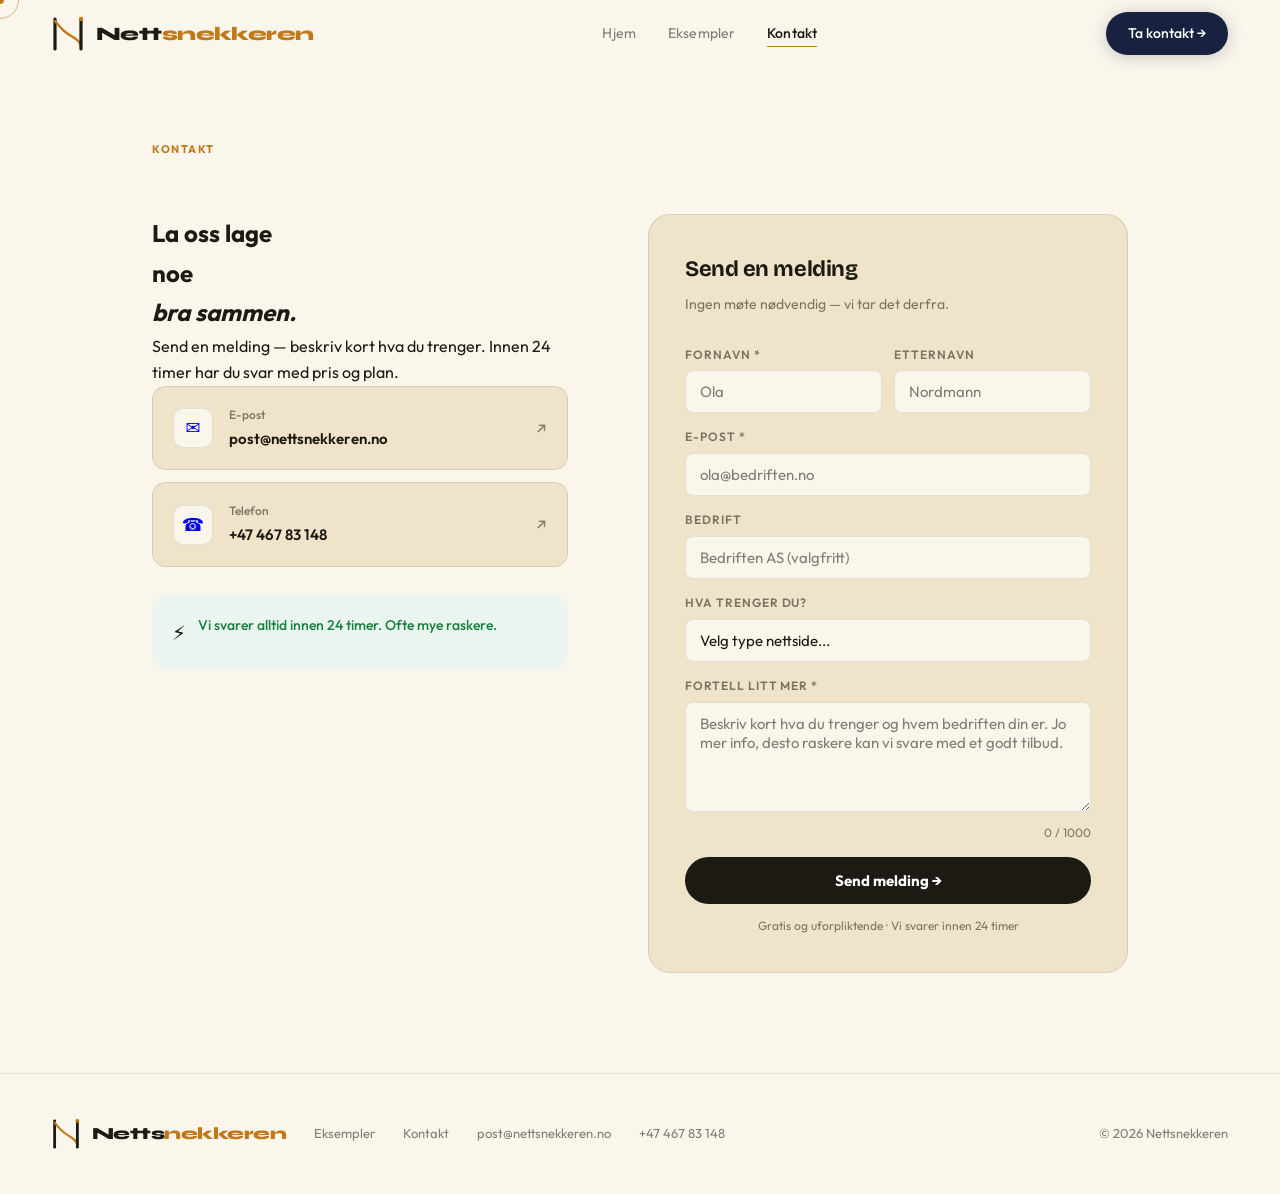
<file: kontakt.html>
<!DOCTYPE html>
<html lang="no">
<head>
  <meta charset="UTF-8" />
  <meta name="viewport" content="width=device-width, initial-scale=1.0" />
  <title>Kontakt — Nettsnekkeren</title>
  <meta name="description" content="Ta kontakt med Nettsnekkeren. Vi svarer innen 24 timer med et uforpliktende tilbud." />

  <!-- Favicon -->
  <link rel="icon" href="data:image/svg+xml,<svg xmlns='http://www.w3.org/2000/svg' viewBox='0 0 36 36'><rect width='36' height='36' rx='8' fill='%23192140'/><path d='M9 27L9 9' stroke='%23FAF6EC' stroke-width='3' stroke-linecap='round'/><path d='M9 11C9 11,15 19,18 19C21 19,27 19,27 25' stroke='%23C07818' stroke-width='2.5' stroke-linecap='round' fill='none'/><path d='M27 9L27 27' stroke='%23FAF6EC' stroke-width='3' stroke-linecap='round'/><circle cx='27' cy='9' r='2.5' fill='%23C07818'/></svg>" />

  <!-- Open Graph -->
  <meta property="og:title" content="Kontakt — Nettsnekkeren" />
  <meta property="og:description" content="Send en melding og få svar innen 24 timer med et uforpliktende tilbud." />
  <meta property="og:type" content="website" />
  <meta property="og:url" content="https://nettsnekkeren.no/kontakt.html" />
  <meta property="og:locale" content="nb_NO" />
  <meta name="twitter:card" content="summary_large_image" />
  <link rel="canonical" href="https://nettsnekkeren.no/kontakt.html" />

  <link rel="preconnect" href="https://fonts.googleapis.com" />
  <link rel="preconnect" href="https://fonts.gstatic.com" crossorigin />
  <link href="https://fonts.googleapis.com/css2?family=Bricolage+Grotesque:opsz,wght@12..96,400;12..96,600;12..96,700;12..96,800&family=Outfit:wght@300;400;500;600;700&family=Syne:wght@700;800&display=swap" rel="stylesheet" />
  <link rel="stylesheet" href="styles.css" />
  <style>
    .contact-page {
      padding: 72px 0 100px;
      min-height: calc(100svh - 64px - 90px);
    }
    .contact-grid {
      display: grid;
      grid-template-columns: 1fr 480px;
      gap: 80px;
      align-items: start;
      margin-top: 56px;
    }

    /* Left side info */
    .contact-info h1 {
      font-family: 'Bricolage Grotesque', sans-serif;
      font-size: clamp(38px, 5vw, 58px);
      font-weight: 800; letter-spacing: -0.03em;
      line-height: 1.05; margin-bottom: 20px;
    }
    .contact-info h1 em { font-style: normal; font-weight: 800; color: var(--honey); }
    .contact-info > p {
      font-size: 18px; color: var(--ink-55);
      line-height: 1.65; max-width: 400px; margin-bottom: 48px;
    }
    .contact-methods { display: flex; flex-direction: column; gap: 12px; }
    .contact-method {
      display: flex; align-items: center; gap: 16px;
      padding: 18px 20px;
      background: var(--cream-mid);
      border: 1px solid var(--border);
      border-radius: var(--r);
      text-decoration: none;
      transition: border-color 0.15s, box-shadow 0.15s;
    }
    .contact-method:hover {
      border-color: var(--border-mid);
      box-shadow: 0 2px 12px rgba(0,0,0,0.06);
    }
    .contact-method-icon {
      width: 40px; height: 40px; border-radius: 10px;
      background: var(--cream);
      border: 1px solid var(--border);
      display: flex; align-items: center; justify-content: center;
      font-size: 18px; flex-shrink: 0;
    }
    .contact-method-text { flex: 1; }
    .contact-method-label { font-size: 12px; color: var(--ink-55); font-weight: 500; margin-bottom: 2px; }
    .contact-method-val { font-size: 15px; font-weight: 600; color: var(--ink); }
    .contact-method-arrow { font-size: 16px; color: var(--ink-55); }

    .contact-promise {
      margin-top: 28px;
      padding: 20px;
      background: var(--green-bg);
      border-radius: var(--r);
      display: flex; align-items: flex-start; gap: 12px;
    }
    .contact-promise-icon { font-size: 20px; flex-shrink: 0; margin-top: 1px; }
    .contact-promise p {
      font-size: 14px; color: #15803d; line-height: 1.5; font-weight: 500;
    }

    /* Right side form */
    .contact-form-card {
      background: var(--cream-mid);
      border: 1px solid var(--border);
      border-radius: var(--r-lg);
      padding: 36px;
    }
    .contact-form-card h2 {
      font-family: 'Bricolage Grotesque', sans-serif;
      font-size: 22px; font-weight: 700;
      letter-spacing: -0.02em; margin-bottom: 6px;
    }
    .contact-form-card .sub {
      font-size: 14px; color: var(--ink-55); margin-bottom: 28px;
    }

    .fg { margin-bottom: 14px; }
    .fg label {
      display: block; font-size: 12px; font-weight: 600;
      letter-spacing: 0.08em; text-transform: uppercase;
      color: var(--ink-55); margin-bottom: 6px;
    }
    .fg input, .fg select, .fg textarea {
      width: 100%;
      background: var(--cream);
      border: 1.5px solid var(--border);
      border-radius: 8px;
      padding: 11px 14px;
      font-size: 15px; color: var(--ink);
      font-family: 'Outfit', sans-serif;
      outline: none;
      transition: border-color 0.15s;
      appearance: none;
    }
    .fg input:focus, .fg select:focus, .fg textarea:focus {
      border-color: rgba(15,15,15,0.35);
    }
    .fg input::placeholder, .fg textarea::placeholder { color: var(--ink-55); }
    .fg textarea { resize: vertical; min-height: 110px; }
    .fg-row { display: grid; grid-template-columns: 1fr 1fr; gap: 12px; }
    .fg select { cursor: pointer; color: var(--ink); }
    .fg select option { color: var(--ink); }

    .char-hint { font-size: 12px; color: var(--ink-55); text-align: right; margin-top: 4px; }

    .btn-submit {
      width: 100%; background: var(--ink); color: white;
      border: none; border-radius: 100px;
      padding: 14px; font-size: 15px; font-weight: 700;
      cursor: pointer; margin-top: 8px;
      font-family: 'Outfit', sans-serif;
      transition: background 0.15s, transform 0.15s;
      display: flex; align-items: center; justify-content: center; gap: 6px;
    }
    .btn-submit:hover:not(:disabled) { background: #2a2a2a; transform: translateY(-1px); }
    .btn-submit:disabled { opacity: 0.5; cursor: not-allowed; }

    .form-fine {
      text-align: center; font-size: 12px;
      color: var(--ink-55); margin-top: 12px;
    }

    /* Success state */
    .success-msg {
      display: none;
      flex-direction: column; align-items: center;
      justify-content: center; text-align: center;
      padding: 48px 24px; gap: 12px;
    }
    .success-msg.show { display: flex; }
    .success-icon { font-size: 48px; }
    .success-msg h3 { font-size: 22px; font-weight: 700; letter-spacing: -0.02em; }
    .success-msg p { font-size: 15px; color: var(--ink-55); }

    @media (max-width: 900px) {
      .contact-grid { grid-template-columns: 1fr; gap: 48px; }
      .contact-info h1 { font-size: clamp(32px, 8vw, 48px); }
    }
    @media (max-width: 600px) {
      .fg-row { grid-template-columns: 1fr; }
      .contact-form-card { padding: 24px; }
    }
    @media (max-width: 768px) {
      html, body { overflow-x: hidden; }
      .contact-page { padding: 96px 0 64px; }
      .contact-info > p { font-size: 16px; }
      .contact-method { padding: 14px 16px; }
      .contact-form-card h2 { font-size: clamp(24px, 6vw, 32px); }
      .fg input, .fg textarea, .fg select { font-size: 16px; }   /* iOS no-zoom */
      .btn-submit { width: 100%; justify-content: center; padding: 14px 20px; }
    }
    @media (max-width: 480px) {
      .container, .container-sm { padding: 0 16px; }
      .contact-form-card { padding: 20px 18px; }
      .contact-method { padding: 12px 14px; }
      .contact-method-val { font-size: 14px; }
    }
    @media (hover: none) {
      .contact-method:hover, .btn:hover, .btn-submit:hover:not(:disabled) { transform: none; }
    }
  </style>
</head>
<body>

<a href="#main" class="skip-link">Hopp til hovedinnhold</a>

<!-- Custom cursor -->
<div class="cursor" id="cursor" aria-hidden="true">
  <div class="cursor-ring" id="cursor-ring"></div>
  <div class="cursor-dot"  id="cursor-dot"></div>
</div>

<nav id="nav" aria-label="Hovedmeny">
  <a href="index.html" class="nav-logo" aria-label="Nettsnekkeren — til forsiden">
    <svg class="nav-mark" width="32" height="36" viewBox="0 0 32 36" fill="none" aria-hidden="true">
      <path d="M3 33 L3 3" stroke="var(--ink)" stroke-width="3.2" stroke-linecap="round"/>
      <path d="M3 5 C 3 5, 10 14, 16 18 C 22 22, 29 25, 29 31" stroke="var(--honey)" stroke-width="2.4" stroke-linecap="round" fill="none"/>
      <path d="M29 3 L29 33" stroke="var(--ink)" stroke-width="3.2" stroke-linecap="round"/>
      <circle cx="29" cy="3" r="2.2" fill="var(--honey)"/>
    </svg>
    <span class="nav-wordmark">Nett<span class="hl">snekkeren</span></span>
  </a>
  <div class="nav-links">
    <a href="index.html">Hjem</a>
    <a href="portefolje.html">Eksempler</a>
    <a href="kontakt.html" class="active">Kontakt</a>
  </div>
  <a href="kontakt.html" class="nav-cta">Ta kontakt →</a>
</nav>

<main id="main" class="page">
  <section class="contact-page">
    <div class="container">
      <span class="label r">Kontakt</span>

      <div class="contact-grid">

        <!-- Left: info -->
        <div class="r">
          <h1>La oss lage<br />noe<br /><em>bra sammen.</em></h1>
          <p>
            Send en melding — beskriv kort hva du trenger. Innen 24 timer har du svar med pris og plan.
          </p>

          <div class="contact-methods">
            <a href="mailto:post@nettsnekkeren.no" class="contact-method">
              <div class="contact-method-icon" aria-hidden="true">✉</div>
              <div class="contact-method-text">
                <div class="contact-method-label">E-post</div>
                <div class="contact-method-val">post@nettsnekkeren.no</div>
              </div>
              <span class="contact-method-arrow" aria-hidden="true">↗</span>
            </a>
            <a href="tel:+4746783148" class="contact-method">
              <div class="contact-method-icon" aria-hidden="true">☎</div>
              <div class="contact-method-text">
                <div class="contact-method-label">Telefon</div>
                <div class="contact-method-val">+47 467 83 148</div>
              </div>
              <span class="contact-method-arrow" aria-hidden="true">↗</span>
            </a>
          </div>

          <div class="contact-promise">
            <span class="contact-promise-icon">⚡</span>
            <p>Vi svarer alltid innen 24 timer. Ofte mye raskere.</p>
          </div>
        </div>

        <!-- Right: form -->
        <div class="r d1">
          <div class="contact-form-card">
            <div id="form-area">
              <h2>Send en melding</h2>
              <p class="sub">Ingen møte nødvendig — vi tar det derfra.</p>
              <form id="contact-form" onsubmit="handleSubmit(event)" novalidate>
                <div class="fg-row">
                  <div class="fg">
                    <label>Fornavn *</label>
                    <input type="text" id="fname" placeholder="Ola" required />
                  </div>
                  <div class="fg">
                    <label>Etternavn</label>
                    <input type="text" placeholder="Nordmann" />
                  </div>
                </div>
                <div class="fg">
                  <label>E-post *</label>
                  <input type="email" id="email" placeholder="ola@bedriften.no" required />
                </div>
                <div class="fg">
                  <label>Bedrift</label>
                  <input type="text" placeholder="Bedriften AS (valgfritt)" />
                </div>
                <div class="fg">
                  <label>Hva trenger du?</label>
                  <select>
                    <option value="">Velg type nettside...</option>
                    <option>Landingsside / presentasjonsside</option>
                    <option>Nettside med blogg</option>
                    <option>Bookingside</option>
                    <option>Nettbutikk</option>
                    <option>Vet ikke ennå</option>
                  </select>
                </div>
                <div class="fg">
                  <label>Fortell litt mer *</label>
                  <textarea id="msg" placeholder="Beskriv kort hva du trenger og hvem bedriften din er. Jo mer info, desto raskere kan vi svare med et godt tilbud." required maxlength="1000"></textarea>
                  <div class="char-hint"><span id="char-count">0</span> / 1000</div>
                </div>
                <button type="submit" class="btn-submit" id="submit-btn">
                  Send melding →
                </button>
                <p class="form-fine">Gratis og uforpliktende · Vi svarer innen 24 timer</p>
              </form>
            </div>
            <div class="success-msg" id="success-msg">
              <span class="success-icon">✅</span>
              <h3>Melding sendt!</h3>
              <p>Takk! Vi leser meldingen din og svarer innen 24 timer.</p>
              <a href="index.html" class="btn btn-outline" style="margin-top:8px;">Tilbake til forsiden</a>
            </div>
          </div>
        </div>

      </div>
    </div>
  </section>
</main>

<footer>
  <div class="footer-left">
    <a href="index.html" class="nav-logo" style="text-decoration:none;">
      <svg width="28" height="32" viewBox="0 0 32 36" fill="none">
        <path d="M3 33 L3 3" stroke="var(--ink)" stroke-width="3.2" stroke-linecap="round"/>
        <path d="M3 5 C 3 5, 10 14, 16 18 C 22 22, 29 25, 29 31" stroke="var(--honey)" stroke-width="2.4" stroke-linecap="round" fill="none"/>
        <path d="M29 3 L29 33" stroke="var(--ink)" stroke-width="3.2" stroke-linecap="round"/>
        <circle cx="29" cy="3" r="2.2" fill="var(--honey)"/>
      </svg>
      <span class="nav-wordmark" style="font-size:17px;">Netts<span class="hl">nekkeren</span></span>
    </a>
    <a href="portefolje.html">Eksempler</a>
    <a href="kontakt.html">Kontakt</a>
    <a href="mailto:post@nettsnekkeren.no">post@nettsnekkeren.no</a>
    <a href="tel:+4746783148">+47 467 83 148</a>
  </div>
  <p>© 2026 Nettsnekkeren</p>
</footer>

<script>
  // Reveal
  const obs = new IntersectionObserver(e => {
    e.forEach(x => { if (x.isIntersecting) x.target.classList.add('in'); });
  }, { threshold: 0.08 });
  document.querySelectorAll('.r').forEach(el => obs.observe(el));

  window.addEventListener('scroll', () => {
    document.getElementById('nav').classList.toggle('scrolled', scrollY > 20);
  }, { passive: true });

  const cursor = document.getElementById('cursor');
  const dot    = document.getElementById('cursor-dot');
  const ring   = document.getElementById('cursor-ring');
  let rx = 0, ry = 0, mx = 0, my = 0;
  document.addEventListener('mousemove', e => {
    mx = e.clientX; my = e.clientY;
    dot.style.left = mx + 'px'; dot.style.top = my + 'px';
  });
  (function animRing() {
    rx += (mx - rx) * 0.12; ry += (my - ry) * 0.12;
    ring.style.left = rx + 'px'; ring.style.top = ry + 'px';
    requestAnimationFrame(animRing);
  })();
  document.querySelectorAll('a, button').forEach(el => {
    el.addEventListener('mouseenter', () => cursor.classList.add('hover'));
    el.addEventListener('mouseleave', () => cursor.classList.remove('hover'));
  });

  // Char counter
  const msg = document.getElementById('msg');
  const counter = document.getElementById('char-count');
  if (msg) {
    msg.addEventListener('input', () => { counter.textContent = msg.value.length; });
  }

  // Form submit
  // TODO: Koble til ekte Formspree-ID n\u00e5r den er klar.
  // Per n\u00e5 \u00e5pnes brukerens e-postklient med innholdet forh\u00e5ndsutfylt — funger som fallback.
  function handleSubmit(e) {
    e.preventDefault();
    const btn = document.getElementById('submit-btn');
    btn.textContent = 'Sender...';
    btn.disabled = true;
    console.warn('[Nettsnekkeren] TODO: koble til ekte Formspree-ID. Bruker mailto-fallback.');

    const fname = (document.getElementById('fname')||{}).value || '';
    const email = (document.getElementById('email')||{}).value || '';
    const msg   = (document.getElementById('msg')||{}).value || '';
    const subject = encodeURIComponent('Henvendelse fra ' + fname);
    const body    = encodeURIComponent(msg + '\n\n--\nFra: ' + fname + ' <' + email + '>');
    // Open mailto as a working fallback while Formspree TODO is pending
    window.location.href = 'mailto:post@nettsnekkeren.no?subject=' + subject + '&body=' + body;

    setTimeout(() => {
      document.getElementById('form-area').style.display = 'none';
      document.getElementById('success-msg').classList.add('show');
    }, 400);
  }
</script>
</body>
</html>
</file>
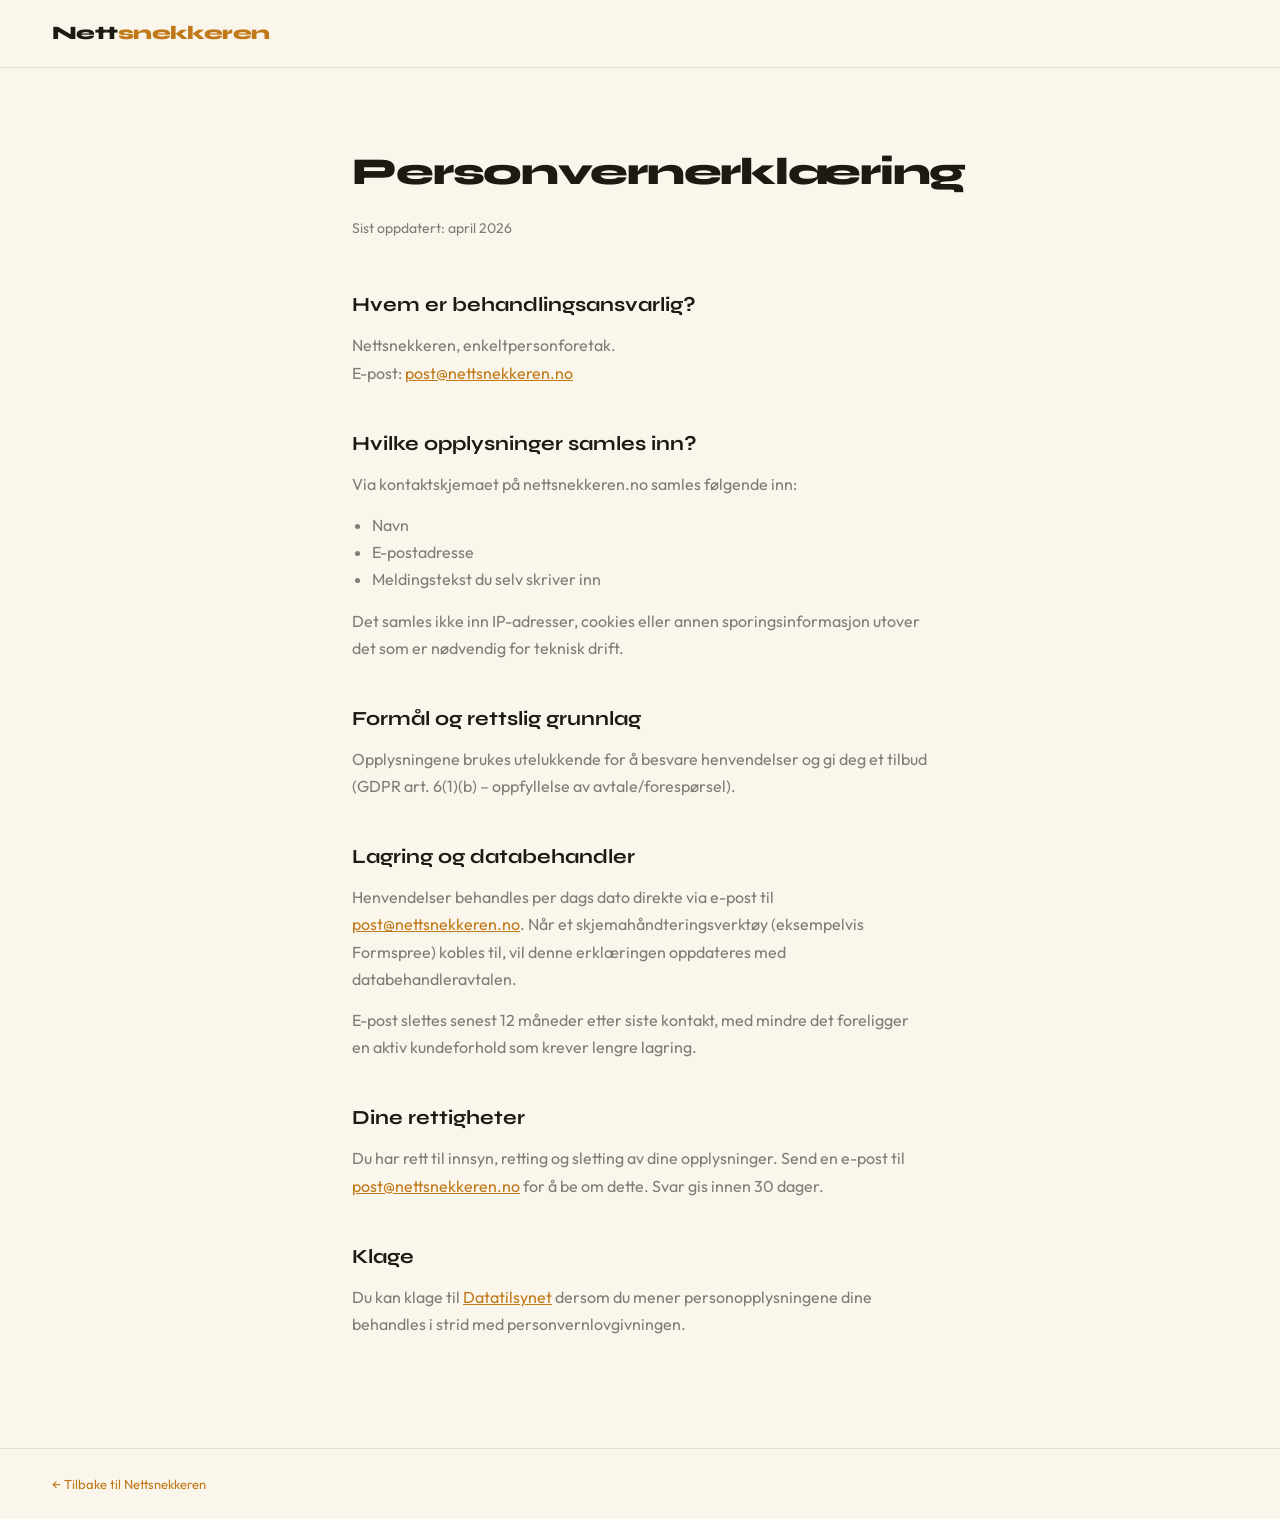
<file: personvern.html>
<!DOCTYPE html>
<html lang="no">
<head>
  <meta charset="UTF-8" />
  <meta name="viewport" content="width=device-width, initial-scale=1.0" />
  <title>Personvernerklæring — Nettsnekkeren</title>
  <link rel="preconnect" href="https://fonts.googleapis.com" />
  <link rel="preconnect" href="https://fonts.gstatic.com" crossorigin />
  <link href="https://fonts.googleapis.com/css2?family=Outfit:wght@400;500&family=Syne:wght@700;800&display=swap" rel="stylesheet" />
  <style>
  *, *::before, *::after { box-sizing: border-box; margin: 0; padding: 0; }
  :root {
    --cream: #FAF6EC; --ink: #1C1A12; --ink-55: rgba(28,26,18,0.55);
    --honey: #C07818; --dark: #192140; --border: rgba(28,26,18,0.10);
  }
  body { background: var(--cream); color: var(--ink); font-family: 'Outfit', system-ui, sans-serif; font-size: 16px; line-height: 1.7; -webkit-font-smoothing: antialiased; }
  nav {
    height: 68px; display: flex; align-items: center; padding: 0 52px;
    border-bottom: 1px solid var(--border); background: var(--cream);
  }
  .nav-logo { font-family: 'Syne', sans-serif; font-size: 19px; font-weight: 800; color: var(--ink); text-decoration: none; letter-spacing: -.03em; }
  .nav-logo span { color: var(--honey); }
  .content { max-width: 680px; margin: 0 auto; padding: 72px 52px 96px; }
  h1 { font-family: 'Syne', sans-serif; font-size: 38px; font-weight: 800; letter-spacing: -.03em; margin-bottom: 12px; }
  .updated { font-size: 14px; color: var(--ink-55); margin-bottom: 48px; }
  h2 { font-family: 'Syne', sans-serif; font-size: 20px; font-weight: 700; margin: 40px 0 10px; }
  p { margin-bottom: 14px; color: var(--ink-55); }
  a { color: var(--honey); }
  footer { border-top: 1px solid var(--border); padding: 24px 52px; font-size: 13px; color: var(--ink-55); }
  @media (max-width: 768px) { nav, footer { padding: 0 20px; } .content { padding: 48px 20px 72px; } h1 { font-size: 30px; } h2 { font-size: 18px; margin-top: 32px; } body { font-size: 15.5px; } }
  </style>
</head>
<body>

<nav>
  <a href="/" class="nav-logo">Nett<span>snekkeren</span></a>
</nav>

<div class="content">
  <h1>Personvernerklæring</h1>
  <p class="updated">Sist oppdatert: april 2026</p>

  <h2>Hvem er behandlingsansvarlig?</h2>
  <p>Nettsnekkeren, enkeltpersonforetak.<br />
  E-post: <a href="mailto:post@nettsnekkeren.no">post@nettsnekkeren.no</a></p>

  <h2>Hvilke opplysninger samles inn?</h2>
  <p>Via kontaktskjemaet på nettsnekkeren.no samles følgende inn:</p>
  <ul style="color:var(--ink-55);padding-left:20px;margin-bottom:14px;">
    <li>Navn</li>
    <li>E-postadresse</li>
    <li>Meldingstekst du selv skriver inn</li>
  </ul>
  <p>Det samles ikke inn IP-adresser, cookies eller annen sporingsinformasjon utover det som er nødvendig for teknisk drift.</p>

  <h2>Formål og rettslig grunnlag</h2>
  <p>Opplysningene brukes utelukkende for å besvare henvendelser og gi deg et tilbud (GDPR art. 6(1)(b) – oppfyllelse av avtale/forespørsel).</p>

  <h2>Lagring og databehandler</h2>
  <p>Henvendelser behandles per dags dato direkte via e-post til <a href="mailto:post@nettsnekkeren.no">post@nettsnekkeren.no</a>. Når et skjemahåndteringsverktøy (eksempelvis Formspree) kobles til, vil denne erklæringen oppdateres med databehandleravtalen.</p>
  <p>E-post slettes senest 12 måneder etter siste kontakt, med mindre det foreligger en aktiv kundeforhold som krever lengre lagring.</p>

  <h2>Dine rettigheter</h2>
  <p>Du har rett til innsyn, retting og sletting av dine opplysninger. Send en e-post til <a href="mailto:post@nettsnekkeren.no">post@nettsnekkeren.no</a> for å be om dette. Svar gis innen 30 dager.</p>

  <h2>Klage</h2>
  <p>Du kan klage til <a href="https://www.datatilsynet.no" target="_blank" rel="noopener">Datatilsynet</a> dersom du mener personopplysningene dine behandles i strid med personvernlovgivningen.</p>
</div>

<footer>
  <a href="/" style="color:var(--honey);text-decoration:none;">← Tilbake til Nettsnekkeren</a>
</footer>

</body>
</html>
</file>
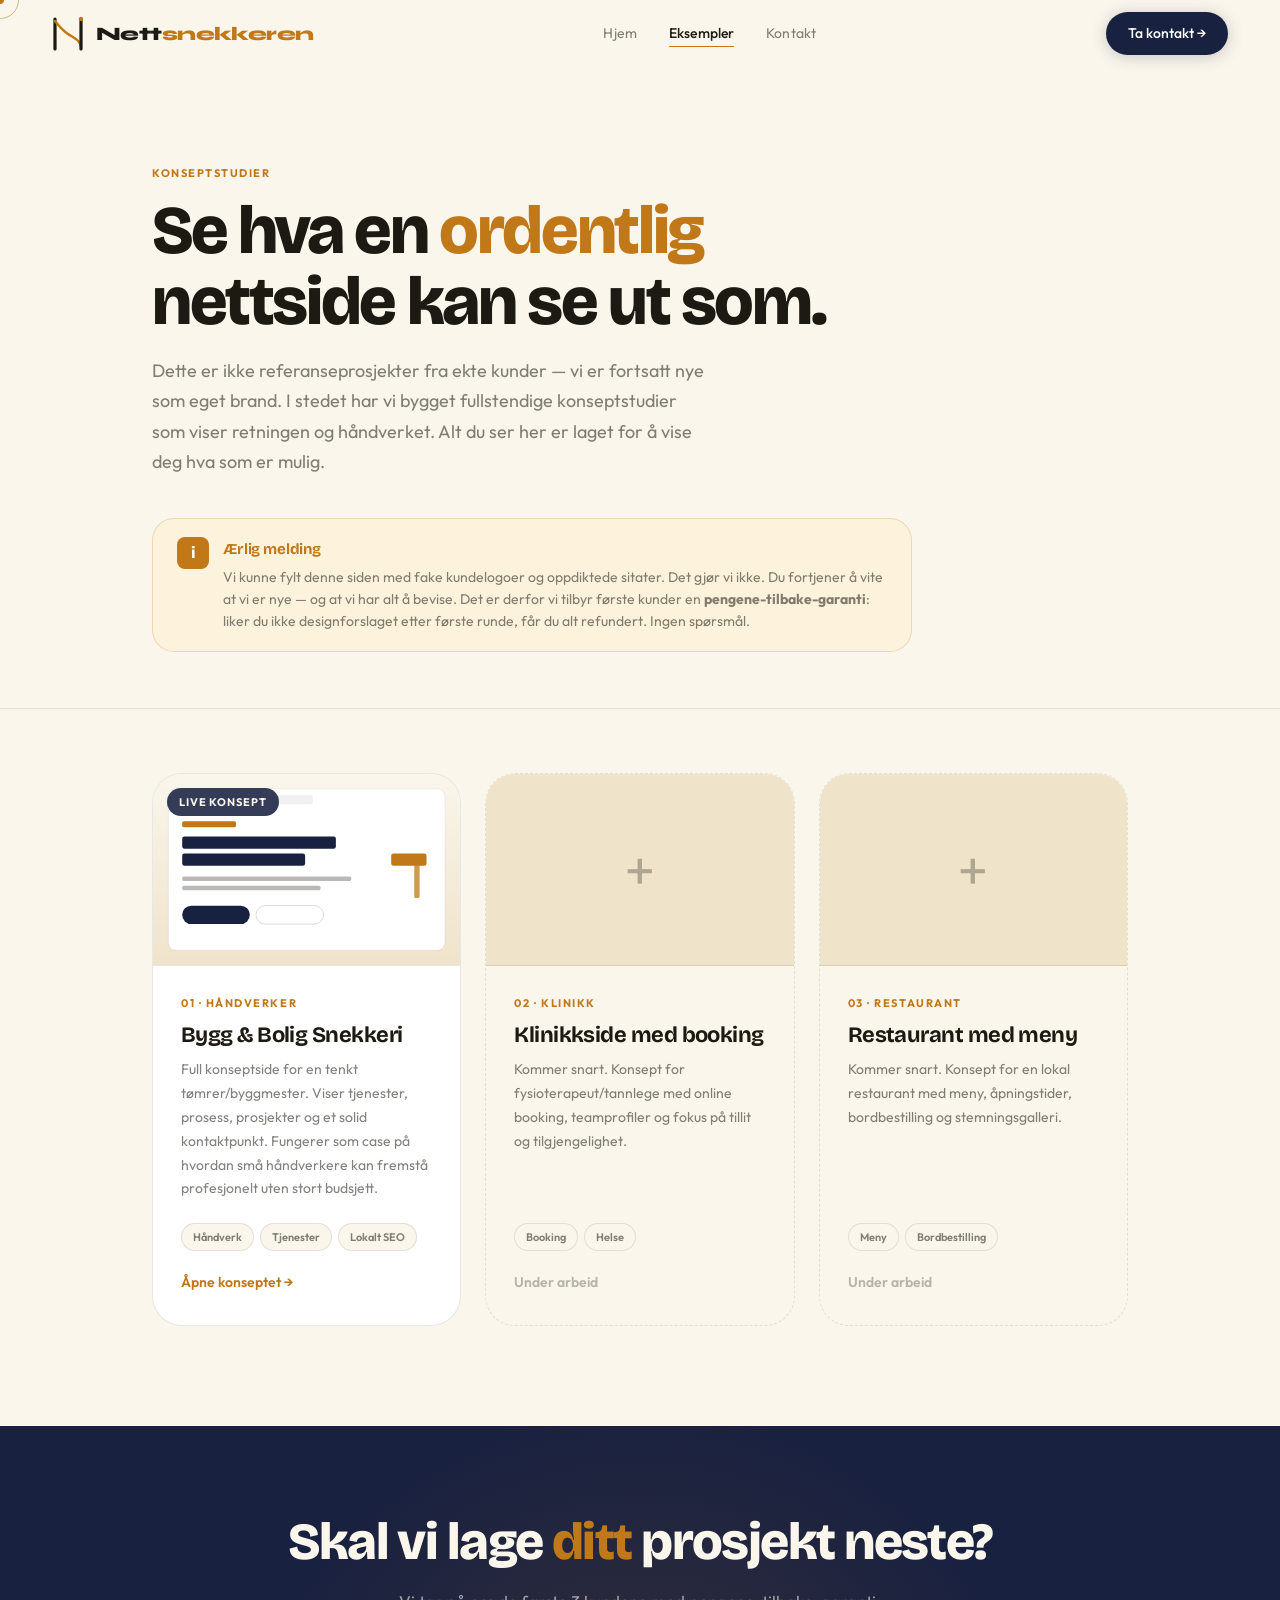
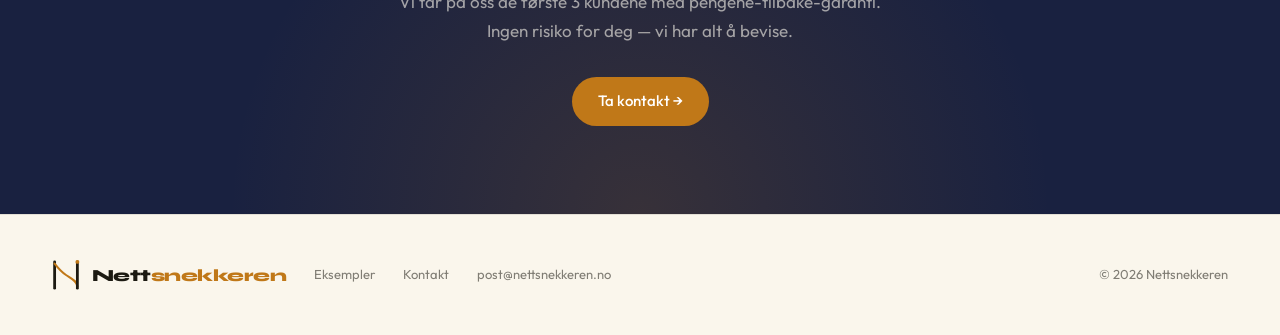
<file: portefolje.html>
<!DOCTYPE html>
<html lang="no">
<head>
  <meta charset="UTF-8" />
  <meta name="viewport" content="width=device-width, initial-scale=1.0" />
  <title>Konseptstudier & eksempler — Nettsnekkeren</title>
  <meta name="description" content="Konseptstudier og designeksempler fra Nettsnekkeren. Se hvordan en profesjonell nettside kan se ut for klinikker, håndverkere og restauranter." />

  <!-- Favicon -->
  <link rel="icon" href="data:image/svg+xml,<svg xmlns='http://www.w3.org/2000/svg' viewBox='0 0 36 36'><rect width='36' height='36' rx='8' fill='%23192140'/><path d='M9 27L9 9' stroke='%23FAF6EC' stroke-width='3' stroke-linecap='round'/><path d='M9 11C9 11,15 19,18 19C21 19,27 19,27 25' stroke='%23C07818' stroke-width='2.5' stroke-linecap='round' fill='none'/><path d='M27 9L27 27' stroke='%23FAF6EC' stroke-width='3' stroke-linecap='round'/><circle cx='27' cy='9' r='2.5' fill='%23C07818'/></svg>" />

  <!-- Open Graph -->
  <meta property="og:title" content="Konseptstudier & eksempler — Nettsnekkeren" />
  <meta property="og:description" content="Se hvordan en profesjonell, håndlaget nettside kan se ut — konseptstudier for klinikker, håndverkere og restauranter." />
  <meta property="og:type" content="website" />
  <meta property="og:url" content="https://nettsnekkeren.no/portefolje.html" />
  <meta property="og:locale" content="nb_NO" />
  <meta name="twitter:card" content="summary_large_image" />
  <link rel="canonical" href="https://nettsnekkeren.no/portefolje.html" />

  <link rel="preconnect" href="https://fonts.googleapis.com" />
  <link rel="preconnect" href="https://fonts.gstatic.com" crossorigin />
  <link href="https://fonts.googleapis.com/css2?family=Bricolage+Grotesque:opsz,wght@12..96,400;12..96,600;12..96,700;12..96,800&family=Outfit:wght@300;400;500;600;700&family=Syne:wght@700;800&display=swap" rel="stylesheet" />
  <link rel="stylesheet" href="styles.css" />
  <style>
    .portfolio-hero {
      padding: 96px 0 56px;
      border-bottom: 1px solid var(--border);
    }
    .portfolio-hero h1 {
      font-family: 'Bricolage Grotesque', sans-serif;
      font-size: clamp(38px, 5.5vw, 68px);
      font-weight: 800; letter-spacing: -0.035em;
      line-height: 1.04; margin-bottom: 18px;
    }
    .portfolio-hero h1 em { font-style: normal; font-weight: 800; color: var(--honey); }
    .portfolio-hero p {
      font-size: 18px; color: var(--ink-55);
      max-width: 560px; line-height: 1.7;
    }

    /* Honest disclosure banner */
    .honest-banner {
      margin: 40px 0 0;
      padding: 18px 24px;
      background: var(--honey-light);
      border: 1px solid rgba(192,120,24,0.22);
      border-radius: var(--r-lg);
      display: flex; gap: 14px; align-items: flex-start;
      max-width: 760px;
    }
    .honest-banner-icon {
      flex-shrink: 0; width: 32px; height: 32px;
      border-radius: 8px; background: var(--honey);
      display: flex; align-items: center; justify-content: center;
      color: #fff; font-weight: 800; font-family: 'Bricolage Grotesque', sans-serif;
    }
    .honest-banner h4 {
      font-family: 'Bricolage Grotesque', sans-serif;
      font-size: 15px; font-weight: 700; color: var(--honey);
      margin-bottom: 4px; letter-spacing: -0.01em;
    }
    .honest-banner p {
      font-size: 14px; color: var(--ink-55);
      line-height: 1.6; max-width: none;
    }

    .concepts-section { padding: 64px 0 100px; }
    .concepts-grid {
      display: grid;
      grid-template-columns: repeat(3, 1fr);
      gap: 24px;
    }
    .concept-card {
      background: #fff;
      border: 1.5px solid var(--border);
      border-radius: var(--r-xl);
      overflow: hidden;
      text-decoration: none;
      color: inherit;
      display: flex; flex-direction: column;
      transition: box-shadow 0.3s cubic-bezier(0.22,1,0.36,1),
                  transform 0.3s cubic-bezier(0.22,1,0.36,1),
                  border-color 0.2s;
    }
    .concept-card:hover {
      box-shadow: 0 22px 60px rgba(28,26,18,0.12);
      transform: translateY(-5px);
      border-color: var(--honey);
    }
    .concept-thumb {
      aspect-ratio: 16/10;
      position: relative;
      overflow: hidden;
      border-bottom: 1px solid var(--border);
    }
    .concept-thumb svg { width: 100%; height: 100%; display: block; }
    .concept-label {
      position: absolute; top: 14px; left: 14px;
      background: rgba(25,33,64,0.88); color: var(--cream);
      padding: 5px 12px; border-radius: 100px;
      font-size: 11px; font-weight: 700;
      letter-spacing: 0.08em; text-transform: uppercase;
      backdrop-filter: blur(8px);
    }
    .concept-body { padding: 28px 28px 30px; flex: 1; display: flex; flex-direction: column; }
    .concept-category {
      font-size: 11px; font-weight: 700;
      letter-spacing: 0.14em; text-transform: uppercase;
      color: var(--honey); margin-bottom: 10px;
    }
    .concept-name {
      font-family: 'Bricolage Grotesque', sans-serif;
      font-size: 22px; font-weight: 700;
      letter-spacing: -0.025em;
      color: var(--ink); margin-bottom: 10px;
      line-height: 1.2;
    }
    .concept-desc {
      font-size: 14px; color: var(--ink-55);
      line-height: 1.7; margin-bottom: 22px;
      flex: 1;
    }
    .concept-tags { display: flex; gap: 6px; flex-wrap: wrap; margin-bottom: 20px; }
    .concept-tag {
      font-size: 11px; font-weight: 600;
      background: var(--cream); color: var(--ink-55);
      padding: 4px 11px; border-radius: 100px;
      border: 1px solid var(--border);
    }
    .concept-cta {
      display: inline-flex; align-items: center; gap: 6px;
      font-size: 14px; font-weight: 600; color: var(--honey);
    }
    .concept-card.coming {
      border-style: dashed;
      background: transparent;
      cursor: default;
    }
    .concept-card.coming:hover {
      transform: none; box-shadow: none;
      border-color: var(--border-mid);
    }
    .concept-card.coming .concept-thumb {
      background: var(--cream-mid);
      display: flex; align-items: center; justify-content: center;
      aspect-ratio: 16/10;
    }
    .concept-card.coming .concept-thumb::before {
      content: '+';
      font-family: 'Bricolage Grotesque', sans-serif;
      font-size: 64px; font-weight: 300;
      color: var(--ink-30);
    }

    /* CTA section at bottom */
    .portfolio-cta {
      background: var(--dark); padding: 88px 0;
      text-align: center;
      position: relative; overflow: hidden;
    }
    .portfolio-cta::before {
      content: ''; position: absolute; inset: 0;
      background: radial-gradient(circle at 50% 100%, rgba(192,120,24,0.18) 0%, transparent 55%);
      pointer-events: none;
    }
    .portfolio-cta h2 {
      font-family: 'Bricolage Grotesque', sans-serif;
      font-size: clamp(32px, 4.2vw, 52px);
      font-weight: 800; letter-spacing: -0.03em;
      line-height: 1.08; color: var(--cream); margin-bottom: 18px;
      position: relative; z-index: 1;
    }
    .portfolio-cta h2 em { font-style: normal; color: var(--honey); }
    .portfolio-cta p {
      font-size: 17px; color: rgba(250,246,236,0.6);
      max-width: 520px; margin: 0 auto 32px; line-height: 1.7;
      position: relative; z-index: 1;
    }
    .portfolio-cta .btn {
      position: relative; z-index: 1;
    }

    @media (max-width: 1000px) {
      .concepts-grid { grid-template-columns: repeat(2, 1fr); }
    }
    @media (max-width: 700px) {
      .concepts-grid { grid-template-columns: 1fr; }
      .portfolio-hero { padding: 72px 0 40px; }
      .concepts-section { padding: 40px 0 72px; }
    }
    @media (max-width: 768px) {
      html, body { overflow-x: hidden; }
      .portfolio-hero h1 { font-size: clamp(34px, 9vw, 56px); }
      .portfolio-hero p { font-size: 16px; }
      .portfolio-cta { padding: 56px 24px; }
      .portfolio-cta h2 { font-size: clamp(28px, 7vw, 40px); }
      .portfolio-cta p { font-size: 15px; }
    }
    @media (max-width: 480px) {
      .container, .container-sm { padding: 0 16px; }
      .concept-card { border-radius: 18px; }
    }
    @media (hover: none) {
      .concept-card:hover { transform: none; }
    }
  </style>
</head>
<body>

<a href="#main" class="skip-link">Hopp til hovedinnhold</a>

<!-- Custom cursor -->
<div class="cursor" id="cursor" aria-hidden="true">
  <div class="cursor-ring" id="cursor-ring"></div>
  <div class="cursor-dot"  id="cursor-dot"></div>
</div>

<nav id="nav" aria-label="Hovedmeny">
  <a href="index.html" class="nav-logo" aria-label="Nettsnekkeren — til forsiden">
    <svg class="nav-mark" width="32" height="36" viewBox="0 0 32 36" fill="none" aria-hidden="true">
      <path d="M3 33 L3 3" stroke="var(--ink)" stroke-width="3.2" stroke-linecap="round"/>
      <path d="M3 5 C 3 5, 10 14, 16 18 C 22 22, 29 25, 29 31" stroke="var(--honey)" stroke-width="2.4" stroke-linecap="round" fill="none"/>
      <path d="M29 3 L29 33" stroke="var(--ink)" stroke-width="3.2" stroke-linecap="round"/>
      <circle cx="29" cy="3" r="2.2" fill="var(--honey)"/>
    </svg>
    <span class="nav-wordmark">Nett<span class="hl">snekkeren</span></span>
  </a>
  <div class="nav-links">
    <a href="index.html">Hjem</a>
    <a href="portefolje.html" class="active">Eksempler</a>
    <a href="kontakt.html">Kontakt</a>
  </div>
  <a href="kontakt.html" class="nav-cta">Ta kontakt →</a>
</nav>

<main id="main" class="page">

  <section class="portfolio-hero">
    <div class="container">
      <span class="label r">Konseptstudier</span>
      <h1 class="r d1">Se hva en <em>ordentlig</em><br />nettside kan se ut som.</h1>
      <p class="r d2">Dette er ikke referanseprosjekter fra ekte kunder — vi er fortsatt nye som eget brand. I stedet har vi bygget fullstendige konseptstudier som viser retningen og håndverket. Alt du ser her er laget for å vise deg hva som er mulig.</p>

      <div class="honest-banner r d3">
        <div class="honest-banner-icon">i</div>
        <div>
          <h4>Ærlig melding</h4>
          <p>Vi kunne fylt denne siden med fake kundelogoer og oppdiktede sitater. Det gjør vi ikke. Du fortjener å vite at vi er nye — og at vi har alt å bevise. Det er derfor vi tilbyr første kunder en <strong>pengene-tilbake-garanti</strong>: liker du ikke designforslaget etter første runde, får du alt refundert. Ingen spørsmål.</p>
        </div>
      </div>
    </div>
  </section>

  <section class="concepts-section">
    <div class="container">
      <div class="concepts-grid">

        <!-- Concept 1: Håndverker — LIVE -->
        <a href="konsept/handverker.html" class="concept-card r">
          <div class="concept-thumb">
            <span class="concept-label">Live konsept</span>
            <svg viewBox="0 0 400 250" preserveAspectRatio="xMidYMid slice">
              <defs>
                <linearGradient id="hv-bg" x1="0" y1="0" x2="0" y2="1">
                  <stop offset="0" stop-color="#FAF6EC"/>
                  <stop offset="1" stop-color="#EFE3CA"/>
                </linearGradient>
              </defs>
              <rect width="400" height="250" fill="url(#hv-bg)"/>
              <!-- Browser chrome -->
              <rect x="20" y="20" width="360" height="210" rx="10" fill="#fff" stroke="rgba(28,26,18,0.08)"/>
              <circle cx="34" cy="34" r="3" fill="#ff6057"/>
              <circle cx="44" cy="34" r="3" fill="#ffbd2e"/>
              <circle cx="54" cy="34" r="3" fill="#27c93f"/>
              <rect x="68" y="28" width="140" height="12" rx="3" fill="rgba(28,26,18,0.06)"/>
              <!-- Hero content -->
              <rect x="38" y="62" width="70" height="8" rx="2" fill="#C07818"/>
              <rect x="38" y="82" width="200" height="16" rx="3" fill="#192140"/>
              <rect x="38" y="104" width="160" height="16" rx="3" fill="#192140"/>
              <rect x="38" y="134" width="220" height="6" rx="2" fill="rgba(28,26,18,0.3)"/>
              <rect x="38" y="146" width="180" height="6" rx="2" fill="rgba(28,26,18,0.3)"/>
              <rect x="38" y="172" width="88" height="24" rx="12" fill="#192140"/>
              <rect x="134" y="172" width="88" height="24" rx="12" fill="none" stroke="rgba(28,26,18,0.2)"/>
              <!-- Hammer icon -->
              <g transform="translate(310, 110)">
                <rect x="0" y="-6" width="46" height="16" rx="3" fill="#C07818"/>
                <rect x="30" y="8" width="7" height="44" rx="2" fill="#C07818" opacity="0.75"/>
              </g>
            </svg>
          </div>
          <div class="concept-body">
            <div class="concept-category">01 · Håndverker</div>
            <div class="concept-name">Bygg & Bolig Snekkeri</div>
            <p class="concept-desc">Full konseptside for en tenkt tømrer/byggmester. Viser tjenester, prosess, prosjekter og et solid kontaktpunkt. Fungerer som case på hvordan små håndverkere kan fremstå profesjonelt uten stort budsjett.</p>
            <div class="concept-tags">
              <span class="concept-tag">Håndverk</span>
              <span class="concept-tag">Tjenester</span>
              <span class="concept-tag">Lokalt SEO</span>
            </div>
            <span class="concept-cta">Åpne konseptet →</span>
          </div>
        </a>

        <!-- Concept 2: Klinikk — COMING -->
        <div class="concept-card coming r d1">
          <div class="concept-thumb"></div>
          <div class="concept-body">
            <div class="concept-category">02 · Klinikk</div>
            <div class="concept-name">Klinikkside med booking</div>
            <p class="concept-desc">Kommer snart. Konsept for fysioterapeut/tannlege med online booking, teamprofiler og fokus på tillit og tilgjengelighet.</p>
            <div class="concept-tags">
              <span class="concept-tag">Booking</span>
              <span class="concept-tag">Helse</span>
            </div>
            <span class="concept-cta" style="color:var(--ink-30);">Under arbeid</span>
          </div>
        </div>

        <!-- Concept 3: Restaurant — COMING -->
        <div class="concept-card coming r d2">
          <div class="concept-thumb"></div>
          <div class="concept-body">
            <div class="concept-category">03 · Restaurant</div>
            <div class="concept-name">Restaurant med meny</div>
            <p class="concept-desc">Kommer snart. Konsept for en lokal restaurant med meny, åpningstider, bordbestilling og stemningsgalleri.</p>
            <div class="concept-tags">
              <span class="concept-tag">Meny</span>
              <span class="concept-tag">Bordbestilling</span>
            </div>
            <span class="concept-cta" style="color:var(--ink-30);">Under arbeid</span>
          </div>
        </div>

      </div>
    </div>
  </section>

  <section class="portfolio-cta">
    <div class="container">
      <h2>Skal vi lage <em>ditt</em> prosjekt neste?</h2>
      <p>Vi tar på oss de første 3 kundene med pengene-tilbake-garanti. Ingen risiko for deg — vi har alt å bevise.</p>
      <a href="kontakt.html" class="btn" style="background:var(--honey);color:#fff;">Ta kontakt →</a>
    </div>
  </section>

</main>

<footer>
  <div class="footer-left">
    <a href="index.html" class="nav-logo" style="text-decoration:none;" aria-label="Nettsnekkeren forside">
      <svg width="28" height="32" viewBox="0 0 32 36" fill="none" aria-hidden="true">
        <path d="M3 33 L3 3" stroke="var(--ink)" stroke-width="3.2" stroke-linecap="round"/>
        <path d="M3 5 C 3 5, 10 14, 16 18 C 22 22, 29 25, 29 31" stroke="var(--honey)" stroke-width="2.4" stroke-linecap="round" fill="none"/>
        <path d="M29 3 L29 33" stroke="var(--ink)" stroke-width="3.2" stroke-linecap="round"/>
        <circle cx="29" cy="3" r="2.2" fill="var(--honey)"/>
      </svg>
      <span class="nav-wordmark" style="font-size:17px;">Nett<span class="hl">snekkeren</span></span>
    </a>
    <a href="portefolje.html">Eksempler</a>
    <a href="kontakt.html">Kontakt</a>
    <a href="mailto:post@nettsnekkeren.no">post@nettsnekkeren.no</a>
  </div>
  <p>© 2026 Nettsnekkeren</p>
</footer>

<script>
  const obs = new IntersectionObserver(e => {
    e.forEach(x => { if (x.isIntersecting) x.target.classList.add('in'); });
  }, { threshold: 0.08 });
  document.querySelectorAll('.r').forEach(el => obs.observe(el));

  window.addEventListener('scroll', () => {
    document.getElementById('nav').classList.toggle('scrolled', scrollY > 20);
  }, { passive: true });

  // Custom cursor
  const cursor = document.getElementById('cursor');
  const dot    = document.getElementById('cursor-dot');
  const ring   = document.getElementById('cursor-ring');
  let rx = 0, ry = 0, mx = 0, my = 0;
  document.addEventListener('mousemove', e => {
    mx = e.clientX; my = e.clientY;
    dot.style.left = mx + 'px'; dot.style.top = my + 'px';
  });
  (function animRing() {
    rx += (mx - rx) * 0.12; ry += (my - ry) * 0.12;
    ring.style.left = rx + 'px'; ring.style.top = ry + 'px';
    requestAnimationFrame(animRing);
  })();
  document.querySelectorAll('a, button').forEach(el => {
    el.addEventListener('mouseenter', () => cursor.classList.add('hover'));
    el.addEventListener('mouseleave', () => cursor.classList.remove('hover'));
  });
</script>
</body>
</html>
</file>
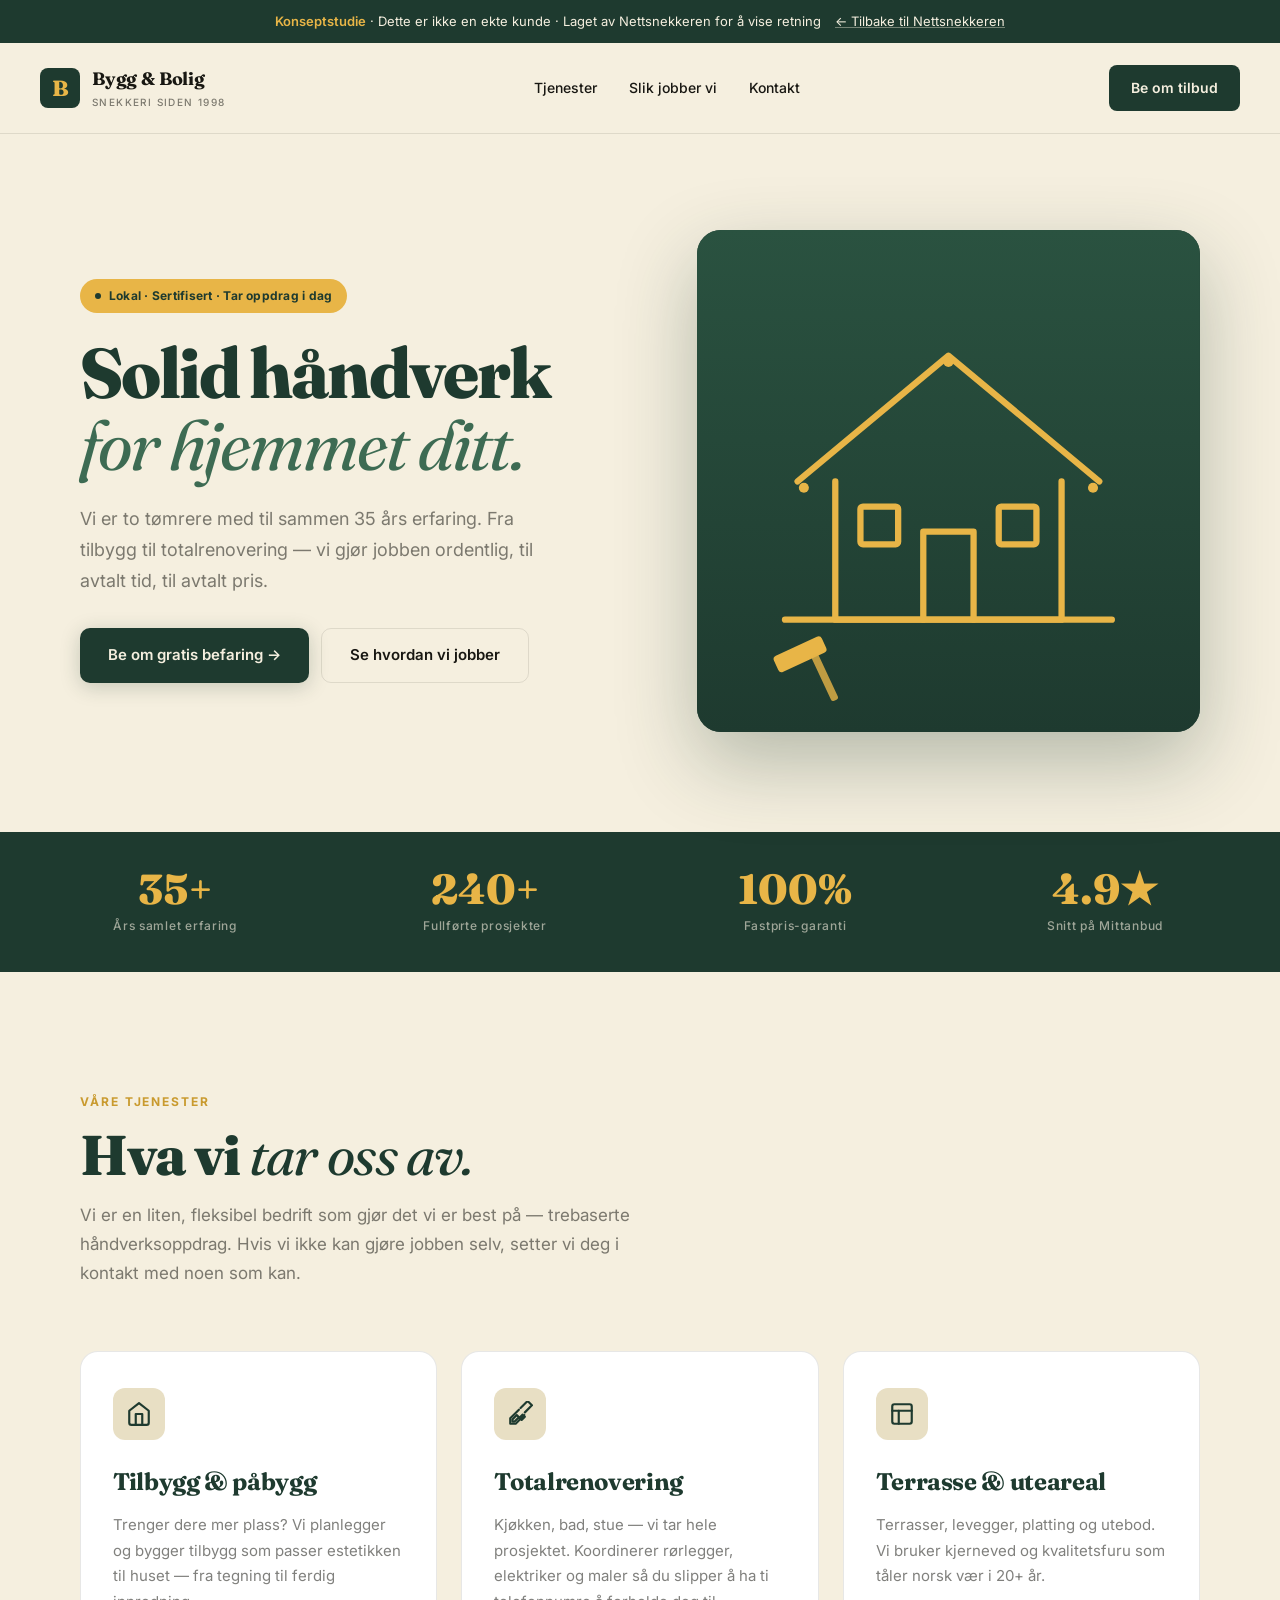
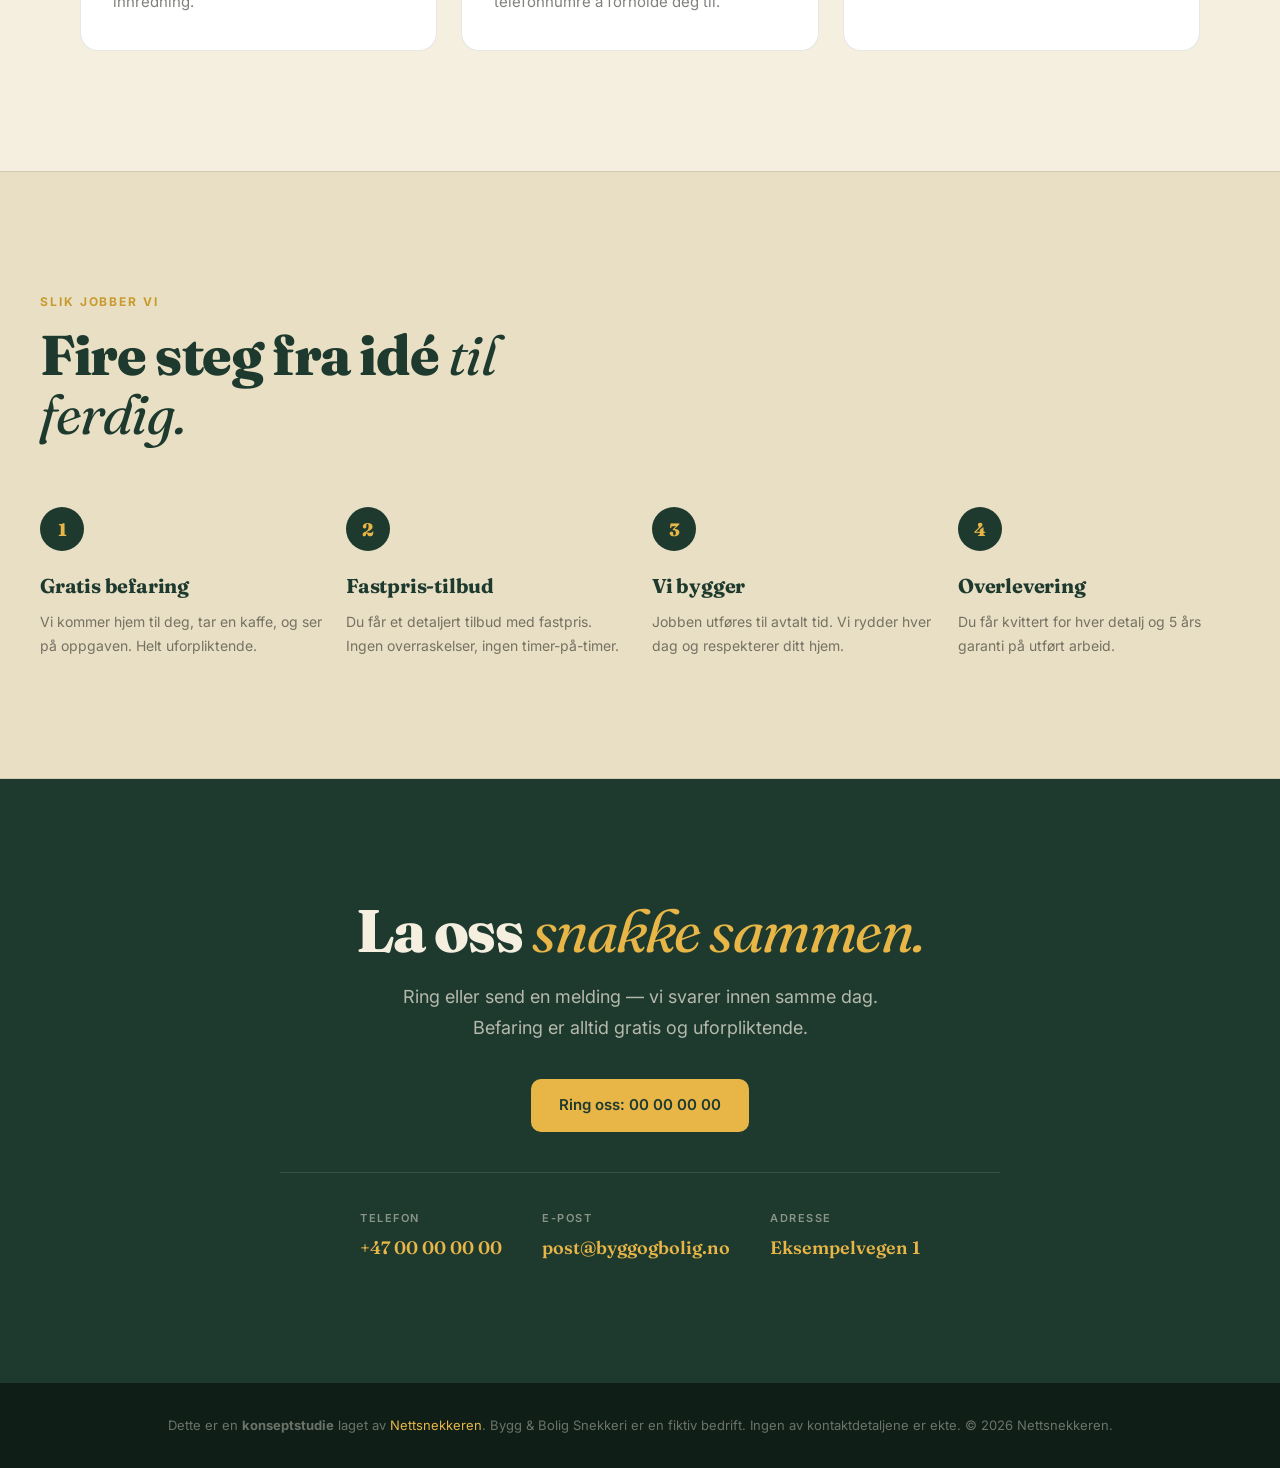
<file: konsept/handverker.html>
<!DOCTYPE html>
<html lang="no">
<head>
  <meta charset="UTF-8" />
  <meta name="viewport" content="width=device-width, initial-scale=1.0" />
  <title>Bygg & Bolig Snekkeri — Konseptstudie · Nettsnekkeren</title>
  <meta name="description" content="Konseptstudie: fullverdig nettside for en tenkt tømrer/byggmester. Viser hvordan en lokal håndverker kan fremstå profesjonelt." />
  <meta name="robots" content="noindex,follow" />

  <link rel="icon" href="data:image/svg+xml,<svg xmlns='http://www.w3.org/2000/svg' viewBox='0 0 36 36'><rect width='36' height='36' rx='8' fill='%231E3A2F'/><path d='M10 9L10 27' stroke='%23F5EFDF' stroke-width='3' stroke-linecap='round'/><path d='M26 9L26 27' stroke='%23F5EFDF' stroke-width='3' stroke-linecap='round'/><circle cx='18' cy='18' r='4' fill='%23E8B547'/></svg>" />

  <meta property="og:title" content="Bygg & Bolig Snekkeri — Konseptstudie" />
  <meta property="og:description" content="Konseptstudie av Nettsnekkeren. Ikke en ekte kunde." />
  <meta property="og:type" content="website" />
  <meta property="og:locale" content="nb_NO" />

  <link rel="preconnect" href="https://fonts.googleapis.com" />
  <link rel="preconnect" href="https://fonts.gstatic.com" crossorigin />
  <link href="https://fonts.googleapis.com/css2?family=Fraunces:ital,opsz,wght@0,9..144,400;0,9..144,700;0,9..144,800;1,9..144,400&family=Inter:wght@400;500;600;700&display=swap" rel="stylesheet" />
  <style>
    *, *::before, *::after { box-sizing: border-box; margin: 0; padding: 0; }
    :root {
      --cream: #F5EFDF;
      --cream-dark: #E8DFC4;
      --forest: #1E3A2F;
      --forest-mid: #2A5240;
      --forest-light: #3D6B53;
      --mustard: #E8B547;
      --mustard-dark: #C99A2E;
      --ink: #181712;
      --ink-55: rgba(24,23,18,0.55);
      --ink-30: rgba(24,23,18,0.30);
      --ink-10: rgba(24,23,18,0.08);
      --border: rgba(24,23,18,0.10);
    }
    html { scroll-behavior: smooth; }
    body {
      font-family: 'Inter', system-ui, sans-serif;
      background: var(--cream);
      color: var(--ink);
      font-size: 16px;
      line-height: 1.65;
      -webkit-font-smoothing: antialiased;
      overflow-x: hidden;
    }
    @media (prefers-reduced-motion: reduce) {
      *, *::before, *::after {
        animation-duration: 0.001ms !important;
        transition-duration: 0.001ms !important;
      }
    }

    /* ── Concept banner (honesty disclosure) ── */
    .concept-banner {
      background: var(--forest);
      color: var(--cream);
      padding: 11px 20px;
      font-size: 13px;
      text-align: center;
      display: flex; align-items: center; justify-content: center; gap: 14px;
      flex-wrap: wrap;
      position: sticky; top: 0; z-index: 200;
    }
    .concept-banner strong { color: var(--mustard); font-weight: 600; }
    .concept-banner a {
      color: var(--cream); text-decoration: underline;
      text-decoration-color: rgba(245,239,223,0.4);
    }
    .concept-banner a:hover { text-decoration-color: var(--mustard); }

    /* ── Nav ── */
    .bb-nav {
      padding: 22px 40px;
      display: flex; align-items: center; justify-content: space-between;
      border-bottom: 1px solid var(--border);
      background: var(--cream);
    }
    .bb-logo {
      display: flex; align-items: center; gap: 12px;
      text-decoration: none; color: var(--ink);
    }
    .bb-logo-mark {
      width: 40px; height: 40px;
      background: var(--forest);
      border-radius: 8px;
      display: flex; align-items: center; justify-content: center;
      color: var(--mustard);
      font-family: 'Fraunces', serif;
      font-size: 22px; font-weight: 800;
    }
    .bb-logo-text {
      font-family: 'Fraunces', serif;
      font-size: 18px; font-weight: 700;
      letter-spacing: -0.01em; line-height: 1.1;
    }
    .bb-logo-sub {
      display: block;
      font-family: 'Inter', sans-serif;
      font-size: 10px; font-weight: 500;
      letter-spacing: 0.14em; text-transform: uppercase;
      color: var(--ink-55); margin-top: 2px;
    }
    .bb-nav-links { display: flex; gap: 32px; }
    .bb-nav-links a {
      font-size: 14px; font-weight: 500;
      color: var(--ink); text-decoration: none;
      transition: color 0.15s;
    }
    .bb-nav-links a:hover { color: var(--mustard-dark); }
    .bb-nav-cta {
      padding: 11px 22px;
      background: var(--forest); color: var(--cream);
      border-radius: 8px;
      font-size: 14px; font-weight: 600;
      text-decoration: none;
      transition: background 0.2s, transform 0.15s;
    }
    .bb-nav-cta:hover { background: var(--forest-mid); transform: translateY(-1px); }

    /* ── Hero ── */
    .bb-hero {
      padding: 96px 40px 100px;
      max-width: 1200px; margin: 0 auto;
      display: grid; grid-template-columns: 1.1fr 1fr;
      gap: 64px; align-items: center;
    }
    .bb-hero-tag {
      display: inline-flex; align-items: center; gap: 8px;
      padding: 7px 15px;
      background: var(--mustard);
      color: var(--forest);
      border-radius: 100px;
      font-size: 12px; font-weight: 700;
      letter-spacing: 0.02em; margin-bottom: 24px;
    }
    .bb-hero-tag::before {
      content: ''; width: 6px; height: 6px; border-radius: 50%;
      background: var(--forest);
    }
    .bb-hero h1 {
      font-family: 'Fraunces', serif;
      font-size: clamp(44px, 5.5vw, 74px);
      font-weight: 800;
      letter-spacing: -0.03em;
      line-height: 1.02;
      color: var(--forest);
      margin-bottom: 24px;
    }
    .bb-hero h1 em {
      font-style: italic; font-weight: 400;
      color: var(--forest-light);
    }
    .bb-hero p {
      font-size: 18px; color: var(--ink-55);
      line-height: 1.7; max-width: 480px;
      margin-bottom: 32px;
    }
    .bb-hero-actions {
      display: flex; gap: 12px; flex-wrap: wrap;
    }
    .bb-btn {
      padding: 14px 28px;
      border-radius: 10px;
      font-size: 15px; font-weight: 600;
      text-decoration: none;
      transition: transform 0.15s, box-shadow 0.2s, background 0.2s;
      display: inline-flex; align-items: center; gap: 8px;
    }
    .bb-btn-primary {
      background: var(--forest); color: var(--cream);
      box-shadow: 0 4px 20px rgba(30,58,47,0.22);
    }
    .bb-btn-primary:hover {
      background: var(--forest-mid); transform: translateY(-2px);
      box-shadow: 0 10px 32px rgba(30,58,47,0.3);
    }
    .bb-btn-outline {
      background: transparent; color: var(--ink);
      border: 1.5px solid var(--border);
    }
    .bb-btn-outline:hover { border-color: var(--forest); color: var(--forest); }

    .bb-hero-visual {
      position: relative;
      aspect-ratio: 1 / 1;
      background: var(--forest);
      border-radius: 24px;
      overflow: hidden;
      box-shadow: 0 30px 80px rgba(30,58,47,0.3);
    }
    .bb-hero-visual svg { width: 100%; height: 100%; display: block; }

    /* ── Trust bar ── */
    .bb-trust {
      padding: 36px 40px;
      background: var(--forest);
      color: var(--cream);
    }
    .bb-trust-inner {
      max-width: 1200px; margin: 0 auto;
      display: grid; grid-template-columns: repeat(4, 1fr);
      gap: 40px; text-align: center;
    }
    .bb-trust-num {
      font-family: 'Fraunces', serif;
      font-size: 42px; font-weight: 800;
      color: var(--mustard); line-height: 1;
      margin-bottom: 6px;
    }
    .bb-trust-label {
      font-size: 12px; font-weight: 500;
      color: rgba(245,239,223,0.6);
      letter-spacing: 0.06em;
    }

    /* ── Services ── */
    .bb-services {
      padding: 120px 40px;
      max-width: 1200px; margin: 0 auto;
    }
    .bb-section-head {
      margin-bottom: 64px;
      max-width: 600px;
    }
    .bb-section-label {
      font-size: 12px; font-weight: 700;
      letter-spacing: 0.16em; text-transform: uppercase;
      color: var(--mustard-dark);
      margin-bottom: 14px; display: block;
    }
    .bb-section-head h2 {
      font-family: 'Fraunces', serif;
      font-size: clamp(34px, 4.5vw, 56px);
      font-weight: 800; letter-spacing: -0.025em;
      line-height: 1.05; color: var(--forest);
      margin-bottom: 16px;
    }
    .bb-section-head h2 em { font-style: italic; font-weight: 400; }
    .bb-section-head p {
      font-size: 17px; color: var(--ink-55); line-height: 1.7;
    }
    .bb-svc-grid {
      display: grid;
      grid-template-columns: repeat(3, 1fr);
      gap: 24px;
    }
    .bb-svc {
      padding: 36px 32px;
      background: #fff;
      border: 1px solid var(--border);
      border-radius: 18px;
      transition: transform 0.3s, box-shadow 0.3s, border-color 0.2s;
    }
    .bb-svc:hover {
      transform: translateY(-4px);
      box-shadow: 0 24px 60px rgba(30,58,47,0.1);
      border-color: var(--forest);
    }
    .bb-svc-icon {
      width: 52px; height: 52px;
      background: var(--cream-dark);
      border-radius: 12px;
      display: flex; align-items: center; justify-content: center;
      margin-bottom: 22px;
      color: var(--forest);
    }
    .bb-svc h3 {
      font-family: 'Fraunces', serif;
      font-size: 24px; font-weight: 700;
      color: var(--forest); margin-bottom: 10px;
      letter-spacing: -0.015em;
    }
    .bb-svc p {
      font-size: 15px; color: var(--ink-55); line-height: 1.7;
    }

    /* ── Process ── */
    .bb-process {
      padding: 120px 40px;
      background: var(--cream-dark);
      border-top: 1px solid var(--border);
      border-bottom: 1px solid var(--border);
    }
    .bb-process-inner {
      max-width: 1200px; margin: 0 auto;
    }
    .bb-steps {
      display: grid;
      grid-template-columns: repeat(4, 1fr);
      gap: 24px;
      position: relative;
    }
    .bb-step {
      position: relative;
    }
    .bb-step-num {
      display: inline-flex; align-items: center; justify-content: center;
      width: 44px; height: 44px;
      background: var(--forest); color: var(--mustard);
      border-radius: 50%;
      font-family: 'Fraunces', serif;
      font-size: 18px; font-weight: 800;
      margin-bottom: 18px;
    }
    .bb-step h4 {
      font-family: 'Fraunces', serif;
      font-size: 20px; font-weight: 700;
      color: var(--forest); margin-bottom: 8px;
      letter-spacing: -0.01em;
    }
    .bb-step p {
      font-size: 14px; color: var(--ink-55); line-height: 1.7;
    }

    /* ── Contact band ── */
    .bb-contact {
      padding: 120px 40px;
      background: var(--forest);
      color: var(--cream);
      text-align: center;
    }
    .bb-contact-inner {
      max-width: 720px; margin: 0 auto;
    }
    .bb-contact h2 {
      font-family: 'Fraunces', serif;
      font-size: clamp(36px, 5vw, 60px);
      font-weight: 800; letter-spacing: -0.025em;
      line-height: 1.05; margin-bottom: 20px;
    }
    .bb-contact h2 em { font-style: italic; font-weight: 400; color: var(--mustard); }
    .bb-contact p {
      font-size: 18px; color: rgba(245,239,223,0.7);
      line-height: 1.7; margin-bottom: 36px;
      max-width: 520px; margin-left: auto; margin-right: auto;
    }
    .bb-contact-details {
      display: flex; justify-content: center; gap: 40px;
      flex-wrap: wrap; margin-top: 40px;
      padding-top: 36px;
      border-top: 1px solid rgba(245,239,223,0.12);
    }
    .bb-contact-detail {
      text-align: left;
    }
    .bb-contact-detail-label {
      font-size: 11px; font-weight: 600;
      letter-spacing: 0.14em; text-transform: uppercase;
      color: rgba(245,239,223,0.5); margin-bottom: 6px;
    }
    .bb-contact-detail-val {
      font-family: 'Fraunces', serif;
      font-size: 18px; font-weight: 600;
      color: var(--mustard);
    }

    /* ── Footer ── */
    .bb-footer {
      padding: 32px 40px;
      background: #0F1F18;
      color: rgba(245,239,223,0.4);
      text-align: center;
      font-size: 13px;
    }
    .bb-footer a { color: var(--mustard); text-decoration: none; }

    /* ── Responsive ── */
    @media (max-width: 900px) {
      .bb-hero { grid-template-columns: 1fr; gap: 40px; padding: 56px 24px 72px; }
      .bb-hero-visual { max-width: 420px; margin: 0 auto; }
      .bb-nav { padding: 20px 24px; }
      .bb-nav-links { display: none; }
      .bb-trust { padding: 28px 24px; }
      .bb-trust-inner { grid-template-columns: repeat(2, 1fr); gap: 28px; }
      .bb-services, .bb-process, .bb-contact { padding: 72px 24px; }
      .bb-svc-grid { grid-template-columns: 1fr; }
      .bb-steps { grid-template-columns: 1fr 1fr; }
    }
    @media (max-width: 560px) {
      .bb-steps { grid-template-columns: 1fr; }
      .bb-contact-details { gap: 24px; flex-direction: column; align-items: center; }
      .bb-contact-detail { text-align: center; }
    }
    @media (max-width: 768px) {
      html, body { overflow-x: hidden; }
      .bb-hero h1 { font-size: clamp(34px, 8vw, 52px); }
      .bb-hero p { font-size: 16px; }
      .bb-section-head h2 { font-size: clamp(28px, 7vw, 40px); }
      .bb-section-head p { font-size: 15px; }
      .bb-trust-inner strong { font-size: 32px; }
    }
    @media (hover: none) {
      .bb-svc-card:hover, .bb-step:hover, .bb-cta:hover { transform: none; }
    }
  </style>
</head>
<body>

<!-- Honesty banner — always visible -->
<div class="concept-banner">
  <span><strong>Konseptstudie</strong> · Dette er ikke en ekte kunde · Laget av Nettsnekkeren for å vise retning</span>
  <a href="../index.html">← Tilbake til Nettsnekkeren</a>
</div>

<!-- Nav -->
<nav class="bb-nav">
  <a href="#" class="bb-logo">
    <div class="bb-logo-mark">B</div>
    <div>
      <span class="bb-logo-text">Bygg & Bolig</span>
      <span class="bb-logo-sub">Snekkeri siden 1998</span>
    </div>
  </a>
  <div class="bb-nav-links">
    <a href="#tjenester">Tjenester</a>
    <a href="#prosess">Slik jobber vi</a>
    <a href="#kontakt">Kontakt</a>
  </div>
  <a href="#kontakt" class="bb-nav-cta">Be om tilbud</a>
</nav>

<!-- Hero -->
<section class="bb-hero">
  <div>
    <div class="bb-hero-tag">Lokal · Sertifisert · Tar oppdrag i dag</div>
    <h1>Solid håndverk<br><em>for hjemmet ditt.</em></h1>
    <p>Vi er to tømrere med til sammen 35 års erfaring. Fra tilbygg til totalrenovering — vi gjør jobben ordentlig, til avtalt tid, til avtalt pris.</p>
    <div class="bb-hero-actions">
      <a href="#kontakt" class="bb-btn bb-btn-primary">Be om gratis befaring →</a>
      <a href="#prosess" class="bb-btn bb-btn-outline">Se hvordan vi jobber</a>
    </div>
  </div>
  <div class="bb-hero-visual" aria-hidden="true">
    <svg viewBox="0 0 400 400">
      <defs>
        <linearGradient id="bg" x1="0" y1="0" x2="0" y2="1">
          <stop offset="0" stop-color="#2A5240"/>
          <stop offset="1" stop-color="#1E3A2F"/>
        </linearGradient>
      </defs>
      <rect width="400" height="400" fill="url(#bg)"/>
      <!-- Stylized house frame -->
      <g stroke="#E8B547" stroke-width="5" fill="none" stroke-linecap="round" stroke-linejoin="round">
        <!-- Roof -->
        <path d="M80 200 L200 100 L320 200"/>
        <!-- Walls -->
        <path d="M110 200 L110 310 L290 310 L290 200"/>
        <!-- Door -->
        <path d="M180 310 L180 240 L220 240 L220 310"/>
        <!-- Windows -->
        <rect x="130" y="220" width="30" height="30" rx="2"/>
        <rect x="240" y="220" width="30" height="30" rx="2"/>
        <!-- Floor beam -->
        <path d="M70 310 L330 310"/>
      </g>
      <!-- Decorative nails -->
      <circle cx="85" cy="205" r="4" fill="#E8B547"/>
      <circle cx="200" cy="105" r="4" fill="#E8B547"/>
      <circle cx="315" cy="205" r="4" fill="#E8B547"/>
      <!-- Hammer -->
      <g transform="translate(60, 340) rotate(-25)">
        <rect x="0" y="0" width="42" height="14" rx="3" fill="#E8B547"/>
        <rect x="28" y="12" width="6" height="40" rx="2" fill="#E8B547" opacity="0.8"/>
      </g>
    </svg>
  </div>
</section>

<!-- Trust bar -->
<section class="bb-trust">
  <div class="bb-trust-inner">
    <div>
      <div class="bb-trust-num">35+</div>
      <div class="bb-trust-label">Års samlet erfaring</div>
    </div>
    <div>
      <div class="bb-trust-num">240+</div>
      <div class="bb-trust-label">Fullførte prosjekter</div>
    </div>
    <div>
      <div class="bb-trust-num">100%</div>
      <div class="bb-trust-label">Fastpris-garanti</div>
    </div>
    <div>
      <div class="bb-trust-num">4.9★</div>
      <div class="bb-trust-label">Snitt på Mittanbud</div>
    </div>
  </div>
</section>

<!-- Services -->
<section class="bb-services" id="tjenester">
  <div class="bb-section-head">
    <span class="bb-section-label">Våre tjenester</span>
    <h2>Hva vi <em>tar oss av.</em></h2>
    <p>Vi er en liten, fleksibel bedrift som gjør det vi er best på — trebaserte håndverksoppdrag. Hvis vi ikke kan gjøre jobben selv, setter vi deg i kontakt med noen som kan.</p>
  </div>
  <div class="bb-svc-grid">
    <div class="bb-svc">
      <div class="bb-svc-icon">
        <svg width="26" height="26" viewBox="0 0 24 24" fill="none" stroke="currentColor" stroke-width="2" stroke-linecap="round" stroke-linejoin="round"><path d="m3 9 9-7 9 7v11a2 2 0 0 1-2 2H5a2 2 0 0 1-2-2z"/><polyline points="9 22 9 12 15 12 15 22"/></svg>
      </div>
      <h3>Tilbygg & påbygg</h3>
      <p>Trenger dere mer plass? Vi planlegger og bygger tilbygg som passer estetikken til huset — fra tegning til ferdig innredning.</p>
    </div>
    <div class="bb-svc">
      <div class="bb-svc-icon">
        <svg width="26" height="26" viewBox="0 0 24 24" fill="none" stroke="currentColor" stroke-width="2" stroke-linecap="round" stroke-linejoin="round"><path d="m14.5 12.5-3 3L9 13l-4 4v2h2l4-4 2.5 2.5 3-3"/><path d="M12.5 6.5 19 0l4 4-6.5 6.5"/><path d="M11 8 3 16v5h5l8-8"/></svg>
      </div>
      <h3>Total&shy;renovering</h3>
      <p>Kjøkken, bad, stue — vi tar hele prosjektet. Koordinerer rørlegger, elektriker og maler så du slipper å ha ti telefonnumre å forholde deg til.</p>
    </div>
    <div class="bb-svc">
      <div class="bb-svc-icon">
        <svg width="26" height="26" viewBox="0 0 24 24" fill="none" stroke="currentColor" stroke-width="2" stroke-linecap="round" stroke-linejoin="round"><rect x="3" y="3" width="18" height="18" rx="2"/><path d="M3 9h18"/><path d="M9 21V9"/></svg>
      </div>
      <h3>Terrasse & uteareal</h3>
      <p>Terrasser, levegger, platting og utebod. Vi bruker kjerneved og kvalitetsfuru som tåler norsk vær i 20+ år.</p>
    </div>
  </div>
</section>

<!-- Process -->
<section class="bb-process" id="prosess">
  <div class="bb-process-inner">
    <div class="bb-section-head">
      <span class="bb-section-label">Slik jobber vi</span>
      <h2>Fire steg fra idé <em>til ferdig.</em></h2>
    </div>
    <div class="bb-steps">
      <div class="bb-step">
        <div class="bb-step-num">1</div>
        <h4>Gratis befaring</h4>
        <p>Vi kommer hjem til deg, tar en kaffe, og ser på oppgaven. Helt uforpliktende.</p>
      </div>
      <div class="bb-step">
        <div class="bb-step-num">2</div>
        <h4>Fastpris-tilbud</h4>
        <p>Du får et detaljert tilbud med fastpris. Ingen overraskelser, ingen timer-på-timer.</p>
      </div>
      <div class="bb-step">
        <div class="bb-step-num">3</div>
        <h4>Vi bygger</h4>
        <p>Jobben utføres til avtalt tid. Vi rydder hver dag og respekterer ditt hjem.</p>
      </div>
      <div class="bb-step">
        <div class="bb-step-num">4</div>
        <h4>Overlevering</h4>
        <p>Du får kvittert for hver detalj og 5 års garanti på utført arbeid.</p>
      </div>
    </div>
  </div>
</section>

<!-- Contact -->
<section class="bb-contact" id="kontakt">
  <div class="bb-contact-inner">
    <h2>La oss <em>snakke sammen.</em></h2>
    <p>Ring eller send en melding — vi svarer innen samme dag. Befaring er alltid gratis og uforpliktende.</p>
    <a href="tel:+4700000000" class="bb-btn" style="background:var(--mustard);color:var(--forest);">Ring oss: 00 00 00 00</a>
    <div class="bb-contact-details">
      <div class="bb-contact-detail">
        <div class="bb-contact-detail-label">Telefon</div>
        <div class="bb-contact-detail-val">+47 00 00 00 00</div>
      </div>
      <div class="bb-contact-detail">
        <div class="bb-contact-detail-label">E-post</div>
        <div class="bb-contact-detail-val">post@byggogbolig.no</div>
      </div>
      <div class="bb-contact-detail">
        <div class="bb-contact-detail-label">Adresse</div>
        <div class="bb-contact-detail-val">Eksempelvegen 1</div>
      </div>
    </div>
  </div>
</section>

<footer class="bb-footer">
  Dette er en <strong>konseptstudie</strong> laget av <a href="../index.html">Nettsnekkeren</a>. Bygg & Bolig Snekkeri er en fiktiv bedrift. Ingen av kontaktdetaljene er ekte. © 2026 Nettsnekkeren.
</footer>

</body>
</html>
</file>
<file: styles.css>
*, *::before, *::after { box-sizing: border-box; margin: 0; padding: 0; }

:root {
  --cream:       #FAF6EC;
  --cream-mid:   #EFE3CA;
  --cream-dark:  #E4D4B0;
  --honey:       #C07818;
  --honey-mid:   #D4901E;
  --honey-light: #FDF2DC;
  --honey-glow:  rgba(192,120,24,0.16);
  --dark:        #192140;
  --dark-mid:    #243356;
  --dark-light:  #314475;
  --ink:         #1C1A12;
  --ink-55:      rgba(28,26,18,0.55);
  --ink-30:      rgba(28,26,18,0.30);
  --ink-25:      rgba(28,26,18,0.22);
  --ink-10:      rgba(28,26,18,0.08);
  --border:      rgba(28,26,18,0.10);
  --border-mid:  rgba(28,26,18,0.16);
  --green:       #2A9452;
  --green-bg:    #EBF5EF;
  --r:           14px;
  --r-lg:        22px;
  --r-xl:        30px;
}

html { scroll-behavior: smooth; }

/* ── Skip link (a11y) ─────────────────── */
.skip-link {
  position: absolute; left: -9999px; top: 0;
  background: var(--dark); color: var(--cream);
  padding: 12px 20px; border-radius: 0 0 10px 0;
  font-weight: 600; font-size: 14px; z-index: 10000;
  text-decoration: none;
}
.skip-link:focus { left: 0; }

body {
  background: var(--cream);
  color: var(--ink);
  font-family: 'Outfit', system-ui, sans-serif;
  font-size: 16px;
  line-height: 1.65;
  -webkit-font-smoothing: antialiased;
  overflow-x: hidden;
  cursor: none;
}

@media (prefers-reduced-motion: reduce) {
  *, *::before, *::after {
    animation-duration: 0.001ms !important;
    animation-iteration-count: 1 !important;
    transition-duration: 0.001ms !important;
    scroll-behavior: auto !important;
  }
  .cursor { display: none; }
  body { cursor: auto; }
}

/* ── CUSTOM CURSOR ─────────────────────── */
.cursor { pointer-events: none; position: fixed; z-index: 9999; top: 0; left: 0; }
.cursor-dot {
  width: 8px; height: 8px; border-radius: 50%;
  background: var(--honey);
  position: absolute;
  transform: translate(-50%, -50%);
  transition: width 0.2s, height 0.2s, opacity 0.2s;
}
.cursor-ring {
  width: 38px; height: 38px; border-radius: 50%;
  border: 1.5px solid rgba(192,120,24,0.5);
  position: absolute;
  transform: translate(-50%, -50%);
  transition: width 0.3s cubic-bezier(0.22,1,0.36,1),
              height 0.3s cubic-bezier(0.22,1,0.36,1),
              opacity 0.3s;
}
.cursor.hover .cursor-dot { width: 12px; height: 12px; }
.cursor.hover .cursor-ring { width: 56px; height: 56px; opacity: 0.3; }

/* ── NAV ────────────────────────────────── */
nav {
  position: fixed; top: 0; left: 0; right: 0; z-index: 100;
  height: 68px;
  display: flex; align-items: center; justify-content: space-between;
  padding: 0 52px;
  transition: background 0.4s, border-color 0.4s, backdrop-filter 0.4s;
  border-bottom: 1px solid transparent;
}
nav.scrolled {
  background: rgba(249,245,236,0.88);
  backdrop-filter: blur(20px) saturate(1.6);
  border-color: var(--border);
}

.nav-logo { display: flex; align-items: center; gap: 12px; text-decoration: none; }
.nav-mark { display: block; }
.nav-wordmark {
  font-family: 'Syne', sans-serif;
  font-size: 19px; font-weight: 800;
  color: var(--ink);
  letter-spacing: -0.03em; line-height: 1;
}
.nav-wordmark .hl { color: var(--honey); }

.nav-links { display: flex; gap: 2px; }
.nav-links a {
  font-size: 14px; color: var(--ink-55);
  text-decoration: none; padding: 7px 15px;
  border-radius: 8px; position: relative;
  transition: color 0.18s, background 0.18s; letter-spacing: 0.01em;
}
.nav-links a:hover { color: var(--ink); background: var(--ink-10); }
.nav-links a.active { color: var(--ink); font-weight: 500; }
.nav-links a.active::after {
  content: ''; position: absolute;
  bottom: 5px; left: 15px; right: 15px;
  height: 1.5px; background: var(--honey); border-radius: 2px;
}

.nav-cta {
  font-size: 14px; font-weight: 500;
  background: var(--dark); color: #fff;
  border: none; border-radius: 100px;
  padding: 10px 22px; cursor: none;
  text-decoration: none; display: inline-flex; align-items: center; gap: 6px;
  box-shadow: 0 2px 16px rgba(26,37,64,0.22);
  transition: background 0.2s, box-shadow 0.2s, transform 0.15s;
  font-family: 'Outfit', sans-serif;
}
.nav-cta:hover {
  background: var(--dark-mid);
  box-shadow: 0 6px 28px rgba(26,37,64,0.3);
  transform: translateY(-1px);
}

/* ── PAGE ───────────────────────────────── */
.page { padding-top: 68px; }
.container    { max-width: 1080px; margin: 0 auto; padding: 0 52px; }
.container-sm { max-width: 680px;  margin: 0 auto; padding: 0 52px; }

/* ── TYPE ───────────────────────────────── */
.label {
  font-size: 11px; font-weight: 700;
  letter-spacing: 0.14em; text-transform: uppercase;
  color: var(--honey); display: block; margin-bottom: 14px;
}
.grad {
  background: linear-gradient(125deg, var(--honey) 10%, #D4921E 55%, var(--dark-mid) 100%);
  -webkit-background-clip: text; -webkit-text-fill-color: transparent;
  background-clip: text;
}

/* ── BADGE ──────────────────────────────── */
.badge {
  display: inline-flex; align-items: center; gap: 7px;
  background: var(--honey-light); color: var(--honey);
  font-size: 12px; font-weight: 600;
  padding: 5px 14px; border-radius: 100px;
  border: 1px solid rgba(192,120,24,0.22);
}
.badge-dot {
  width: 6px; height: 6px; border-radius: 50%;
  background: var(--green);
  box-shadow: 0 0 7px rgba(25,122,72,0.65);
  animation: pulse 2.4s ease-in-out infinite;
}
@keyframes pulse { 0%,100%{opacity:1} 50%{opacity:0.35} }

/* ── BUTTONS ────────────────────────────── */
.btn {
  display: inline-flex; align-items: center; gap: 7px;
  font-family: 'Outfit', sans-serif;
  font-size: 15px; font-weight: 500;
  padding: 12px 26px; border-radius: 100px;
  text-decoration: none; cursor: none; border: none;
  transition: transform 0.22s cubic-bezier(0.22,1,0.36,1),
              box-shadow 0.2s, background 0.18s, color 0.18s, border-color 0.18s;
}
.btn-dark {
  background: var(--dark); color: #fff;
  box-shadow: 0 2px 16px rgba(26,37,64,0.2);
}
.btn-dark:hover {
  background: var(--dark-mid); transform: translateY(-2px);
  box-shadow: 0 8px 28px rgba(26,37,64,0.28);
}
.btn-outline {
  background: transparent; color: var(--ink);
  border: 1.5px solid var(--border-mid);
}
.btn-outline:hover {
  border-color: var(--honey); color: var(--honey);
  background: var(--honey-light); transform: translateY(-2px);
}

/* ── REVEAL ──────────────────────────────── */
.r {
  opacity: 0; transform: translateY(28px);
  transition: opacity 0.72s cubic-bezier(0.22,1,0.36,1),
              transform 0.72s cubic-bezier(0.22,1,0.36,1);
}
.r.in { opacity: 1; transform: translateY(0); }
.r.d1 { transition-delay: 0.08s; }
.r.d2 { transition-delay: 0.16s; }
.r.d3 { transition-delay: 0.24s; }
.r.d4 { transition-delay: 0.32s; }

/* ── FOOTER ─────────────────────────────── */
footer {
  background: var(--cream); border-top: 1px solid var(--border);
  padding: 44px 52px;
  display: flex; justify-content: space-between;
  align-items: center; flex-wrap: wrap; gap: 16px;
}
.footer-left { display: flex; align-items: center; gap: 28px; flex-wrap: wrap; }
.footer-left a { font-size: 13px; color: var(--ink-55); text-decoration: none; transition: color 0.15s; }
.footer-left a:hover { color: var(--honey); }
footer p { font-size: 13px; color: var(--ink-55); }

@media (max-width: 768px) {
  nav { padding: 0 20px; }
  .container { padding: 0 20px; }
  .container-sm { padding: 0 20px; }
  footer { padding: 36px 20px; flex-direction: column; align-items: flex-start; }
  .nav-links { display: none; }
  body { cursor: auto; }
  .cursor { display: none; }
}
</file>
